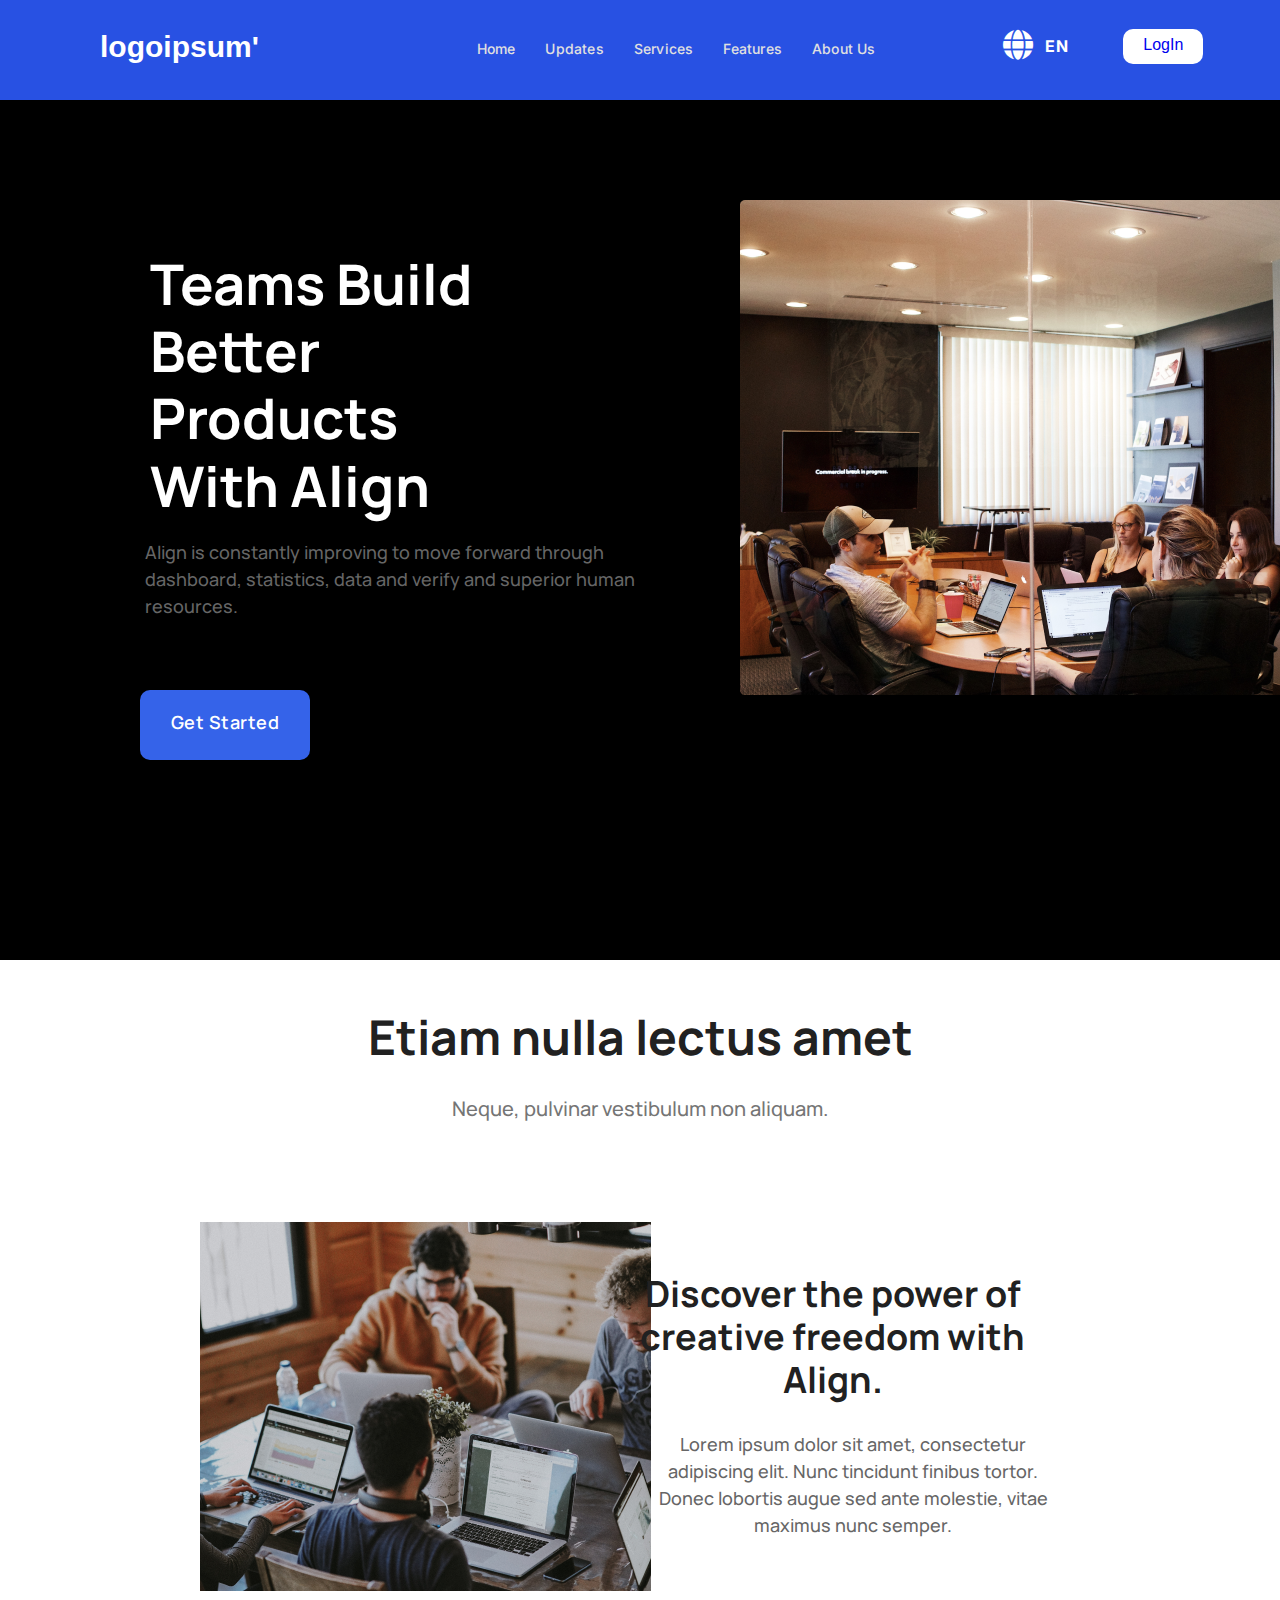
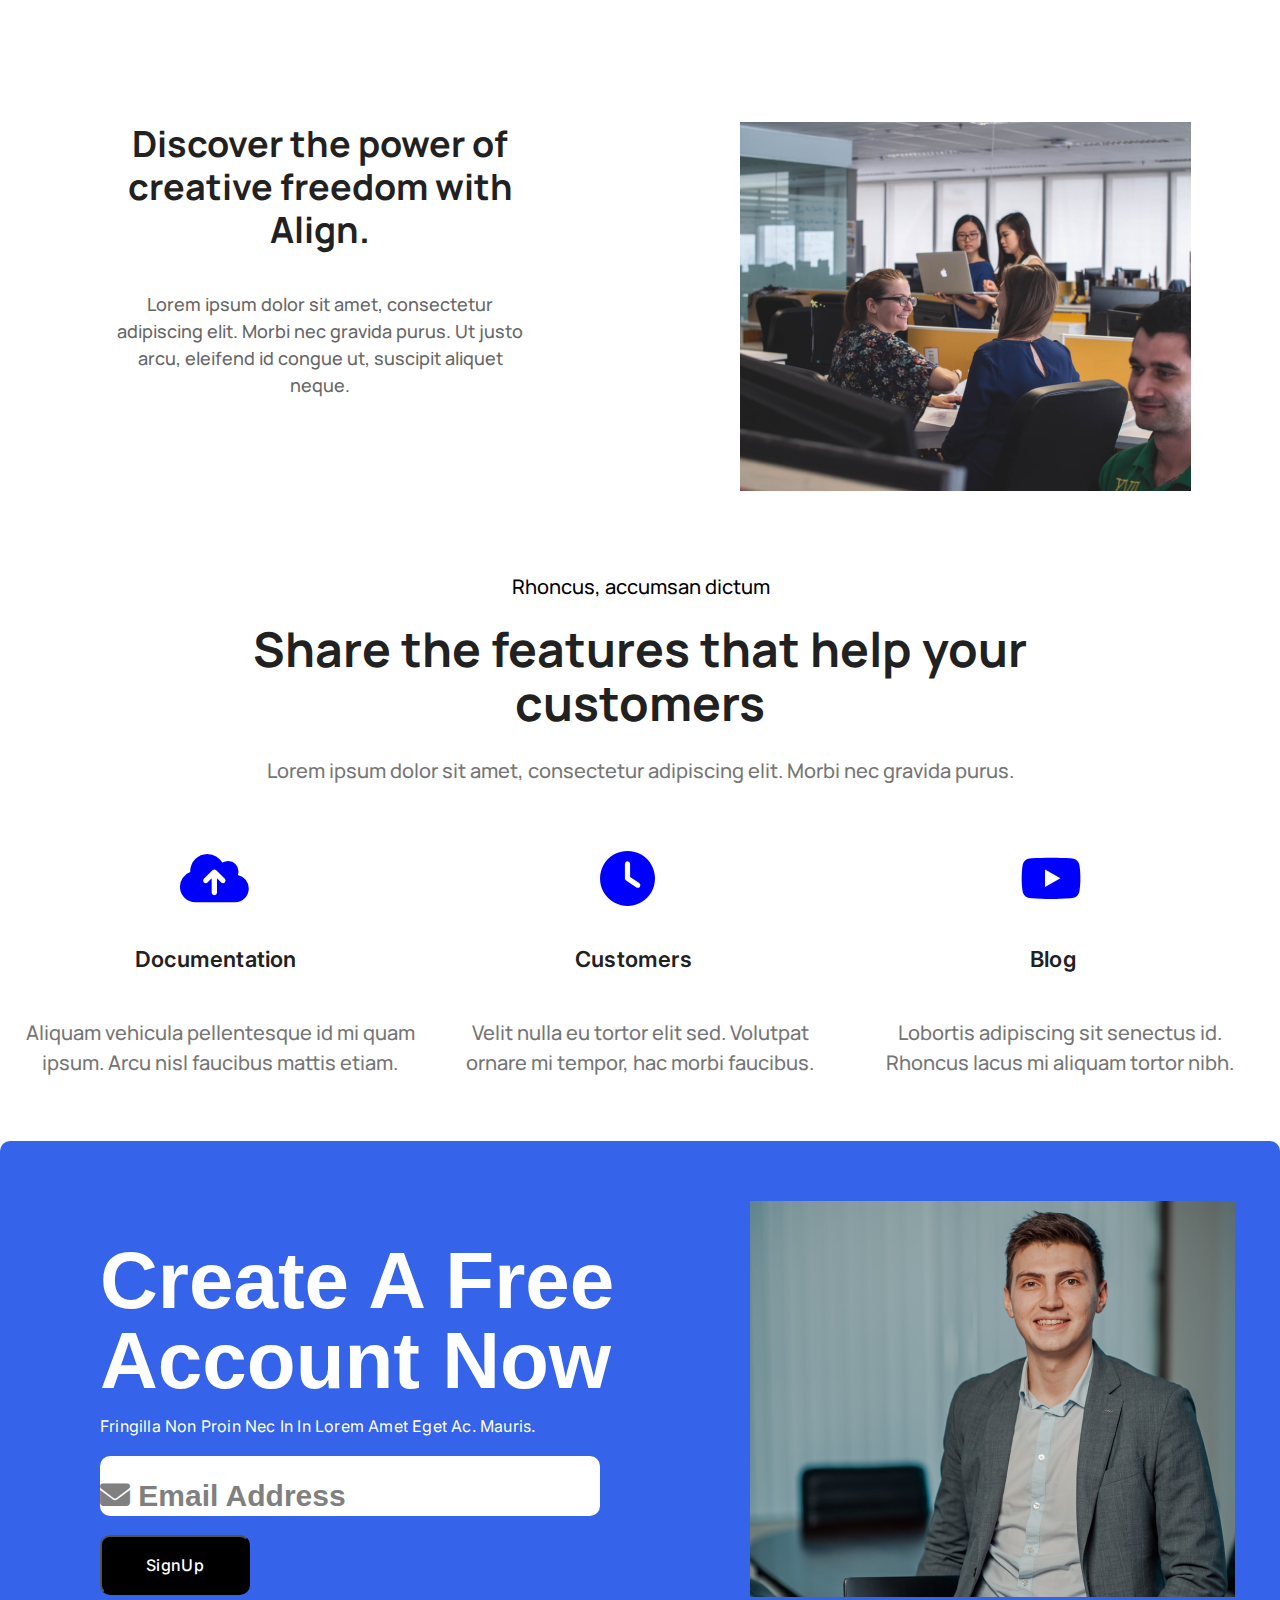
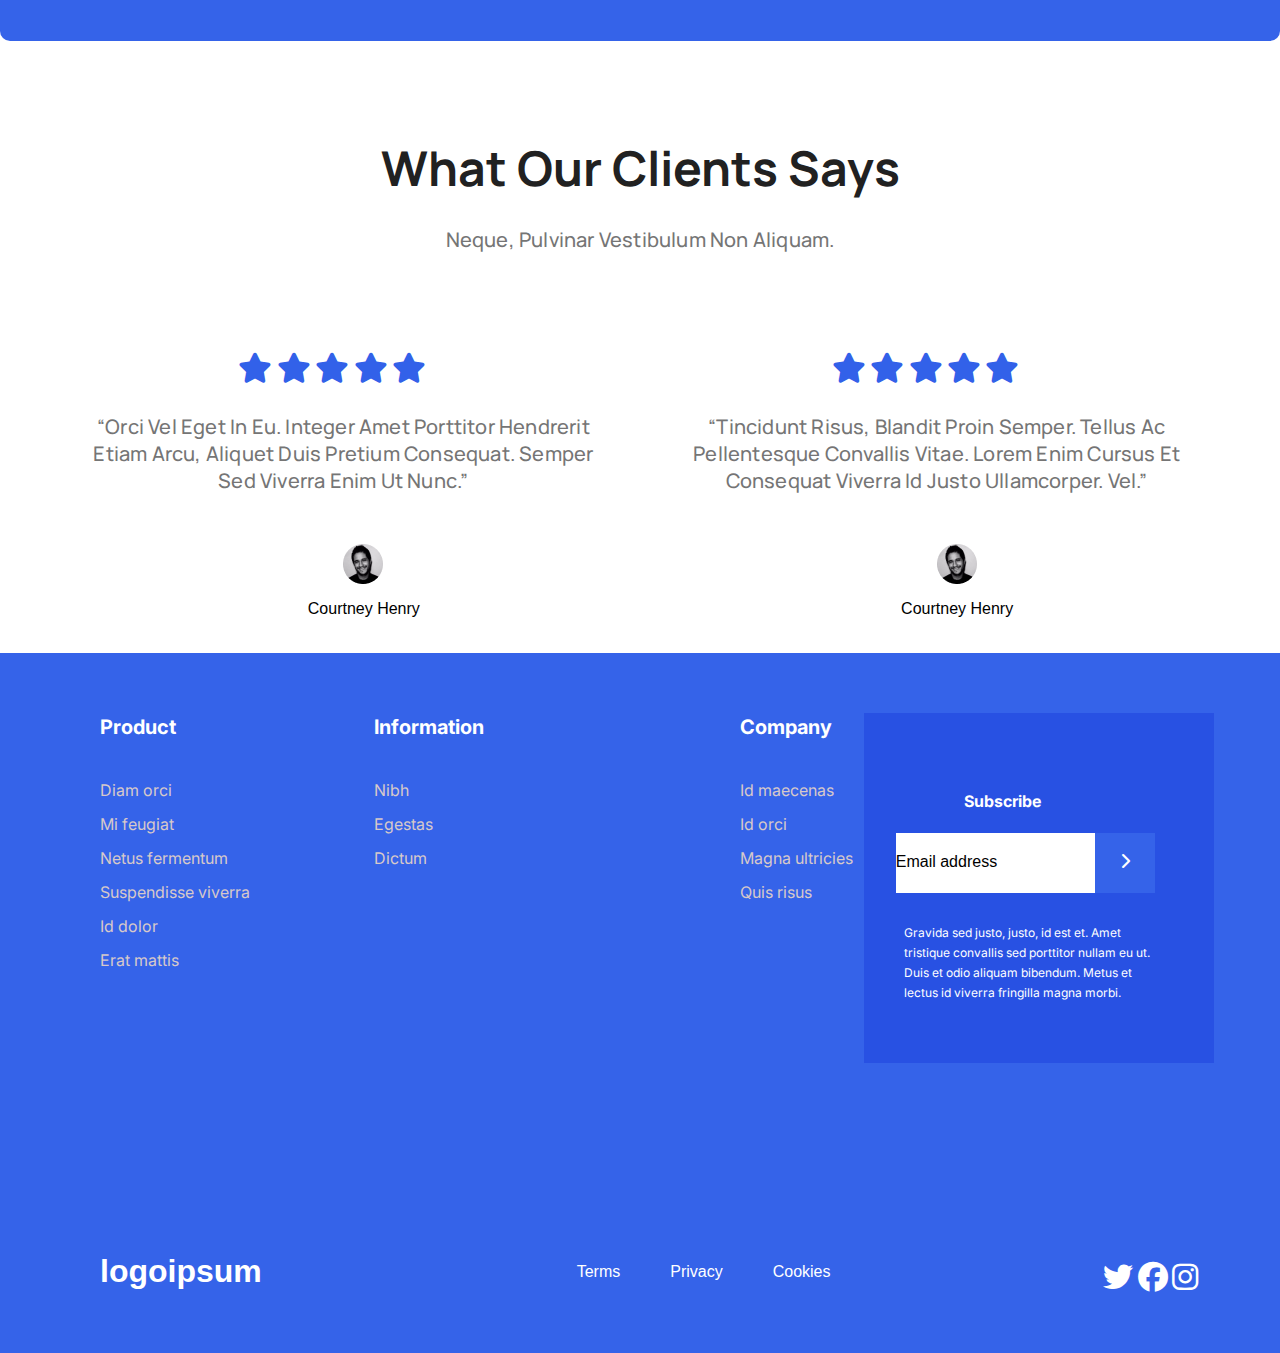
<file: дп. урок 2/index.html>
<!DOCTYPE html>
<html lang="en">

<head>
    <meta charset="UTF-8">
    <meta http-equiv="X-UA-Compatible" content="IE=edge">
    <meta name="viewport" content="width=device-width, initial-scale=1.0">
    <link rel="stylesheet" href="style.css">
    <link rel="stylesheet" href="https://cdnjs.cloudflare.com/ajax/libs/font-awesome/6.2.0/css/all.min.css">
    <title>Document</title>
</head>

<body>
    <div class="container">
        <nav>
            <div class="logo">
                <h1>logoipsum'</h1>
            </div>
            <div class="menu">
                <ul>
                    <li>Home</li>
                    <li>Updates</li>
                    <li>Services</li>
                    <li>Features</li>
                    <li>About Us</li>
                </ul>
            </div>
            <div class="brend">
                <i class="fas thin fa-globe"></i>
                <h1>En</h1>
                <a href="#">LogIn</a>
            </div>
        </nav>
        <header>
            <div class="left">
                <h1>Teams build
                    better products
                    with Align</h1>
                <p>Align is constantly improving to move forward through dashboard, statistics, data and verify and
                    superior human resources.
                </p>
                <a href="#">Get Started</a>
            </div>
            <div class="right">
                <img src="./img/Image (1).png" alt="error">
            </div>
        </header>
        <div class="header">
            <h1>Etiam nulla lectus amet </h1>
            <p>Neque, pulvinar vestibulum non aliquam.</p>
            <div class="top">
                <div class="left">
                    <img src="./img/Image (2).png" alt="error">
                </div>
                <div class="right">
                    <h1>
                        Discover the power of <br> creative freedom with <br> Align.


                    </h1>
                    <p>Lorem ipsum dolor sit amet, consectetur adipiscing elit. Nunc tincidunt finibus tortor. Donec
                        lobortis augue sed ante molestie, vitae maximus nunc semper.</p>
                </div>
            </div>
            <div class="down">
                <div class="left">
                    <h1>Discover the power of <br> creative freedom with <br> Align.
                    </h1>
                    <p>Lorem ipsum dolor sit amet, consectetur <br> adipiscing elit. Morbi nec gravida purus. Ut justo
                        <br> arcu, eleifend id congue ut, suscipit aliquet <br> neque.
                    </p>
                </div>
                <div class="right">
                    <img src="./img/Image (3).png" alt="error">
                </div>
            </div>
        </div>
        <div class="main">
            <span>Rhoncus, accumsan dictum</span>
            <h1>Share the features that help your <br> customers</h1>
            <p>Lorem ipsum dolor sit amet, consectetur adipiscing elit. Morbi nec gravida purus.</p>
            <div class="boxing">
                <div class="box">
                    <i class="fas regular fa-cloud-arrow-up"></i>
                    <h2>Documentation</h2>
                    <p>Aliquam vehicula pellentesque id mi quam ipsum. Arcu nisl faucibus mattis etiam.</p>
                </div>
                <div class="box">
                    <i class="fas regular fa-clock"></i>
                    <h2>Customers</h2>
                    <p>Velit nulla eu tortor elit sed. Volutpat ornare mi tempor, hac morbi faucibus. </p>
                </div>
                <div class="box">
                    <i class="fab brands fa-youtube"></i>
                    <h2>Blog</h2>
                    <p>Lobortis adipiscing sit senectus id. Rhoncus lacus mi aliquam tortor nibh.</p>
                </div>
            </div>
        </div>
        <div class="bro">
            <div class="left">
                <h1>Create a free account now</h1>
                <p>Fringilla non proin nec in in lorem amet eget ac. Mauris.</p>

                <span> <i class="fas thin fa-envelope"></i> Email Address</span>
                <button>SignUp</button>
            </div>
            <div class="right">
                <img src="./img/Image (5).png" alt="error">
            </div>
        </div>
        <footer>
            <h1>what our clients says</h1>
            <p>Neque, pulvinar vestibulum non aliquam.</p>
            <div class="boxing">
                <div class="box">
                    <i class="fas solid fa-star"></i>
                    <i class="fas solid fa-star"></i>
                    <i class="fas solid fa-star"></i>
                    <i class="fas solid fa-star"></i>
                    <i class="fas solid fa-star"></i>
                    <p>“Orci vel eget in eu. Integer amet porttitor hendrerit etiam arcu, aliquet duis pretium
                        consequat. Semper sed viverra enim ut nunc.”</p>
                    <img src="./img/Ellipse 2.png" alt="error">
                    <span>Courtney Henry</span>
                    <!-- <i class="fas solid fa-chevron-left"></i> -->
                </div>
                <div class="box">
                    <i class="fas solid fa-star"></i>
                    <i class="fas solid fa-star"></i>
                    <i class="fas solid fa-star"></i>
                    <i class="fas solid fa-star"></i>
                    <i class="fas solid fa-star"></i>
                    <p>“Tincidunt risus, blandit proin semper. Tellus ac pellentesque convallis vitae. Lorem enim cursus
                        et consequat viverra id justo ullamcorper. Vel.”</p>
                    <img src="./img/Ellipse 2.png" alt="error">
                    <span>Courtney Henry</span>

                </div>
            </div>
        </footer>
        <div class="end">
            <div class="left">
                <h1>Product</h1>
                <ul>
                    <li>Diam orci</li>
                    <li>Mi feugiat</li>
                    <li>Netus fermentum</li>
                    <li>Suspendisse viverra</li>
                    <li>Id dolor</li>
                    <li>Erat mattis</li>
                </ul>
            </div>
            <div class="center">
                <h1>Information</h1>
                <ul>
                    <li>Nibh</li>
                    <li>Egestas</li>
                    <li>Dictum</li>
                </ul>
            </div>
            <div class="start">
                <h1>Company</h2>
                    <ul>
                        <li>Id maecenas</li>
                        <li>Id orci</li>
                        <li>Magna ultricies</li>
                        <li>Quis risus</li>
                    </ul>
            </div>
            <div class="right">
                <div class="box">
                    <h1>Subscribe</h1>
                    <span>Email address </span>
                    <i class="fas solid fa-chevron-right"></i>
                    <p>Gravida sed justo, justo, id est et. Amet tristique convallis sed porttitor nullam eu ut. Duis et
                        odio aliquam bibendum. Metus et lectus id viverra fringilla magna morbi. </p>
                </div>
            </div>

        </div>
        <div class="kon">
            <div class="left">
                <h1>logoipsum</h1>
            </div>
            <div class="center">
                <ul>
                    <li>Terms</li>
                    <li>Privacy</li>
                    <li>Cookies</li>
                </ul>
            </div>
            <div class="right">
                <i class="fab brands fa-twitter"></i>
                <i class="fab brands fa-facebook"></i>
                <i class="fab brands fa-instagram"></i>
            </div>
        </div>














    </div>
</body>

</html>
</file>
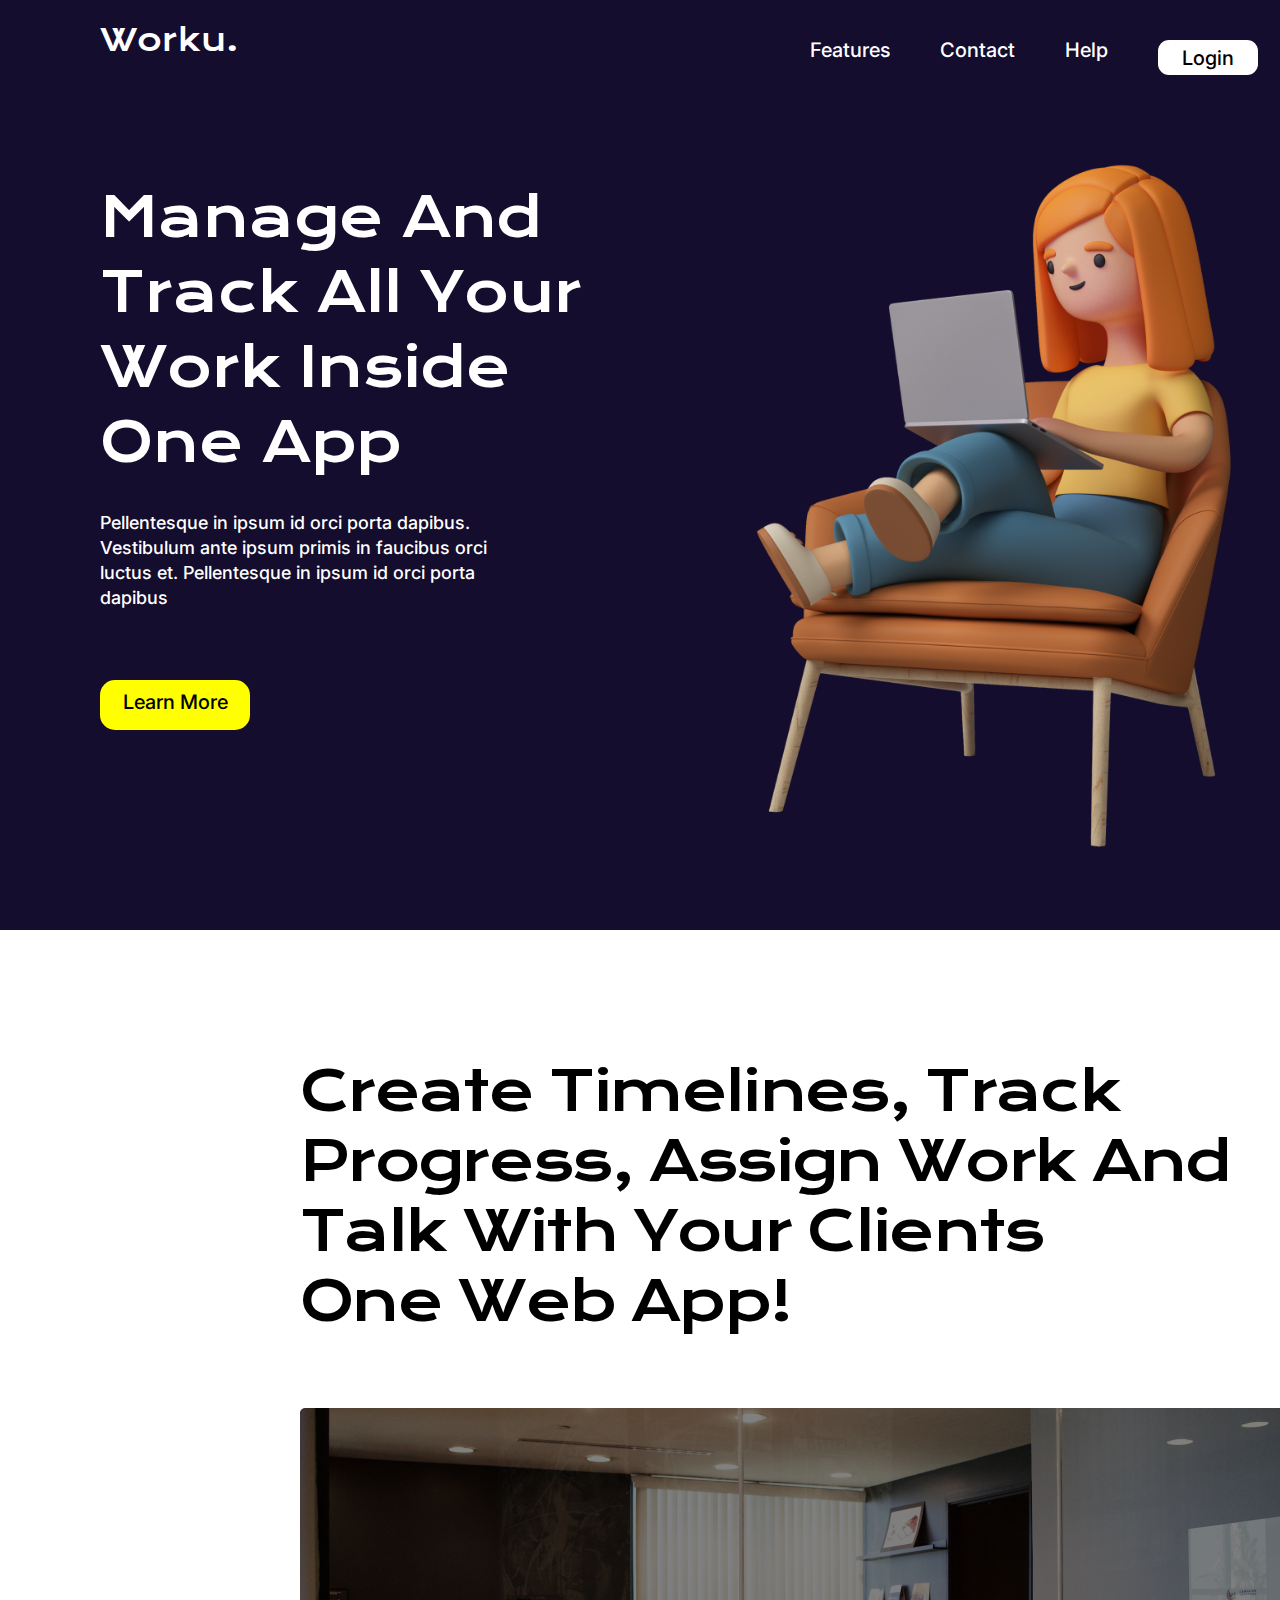
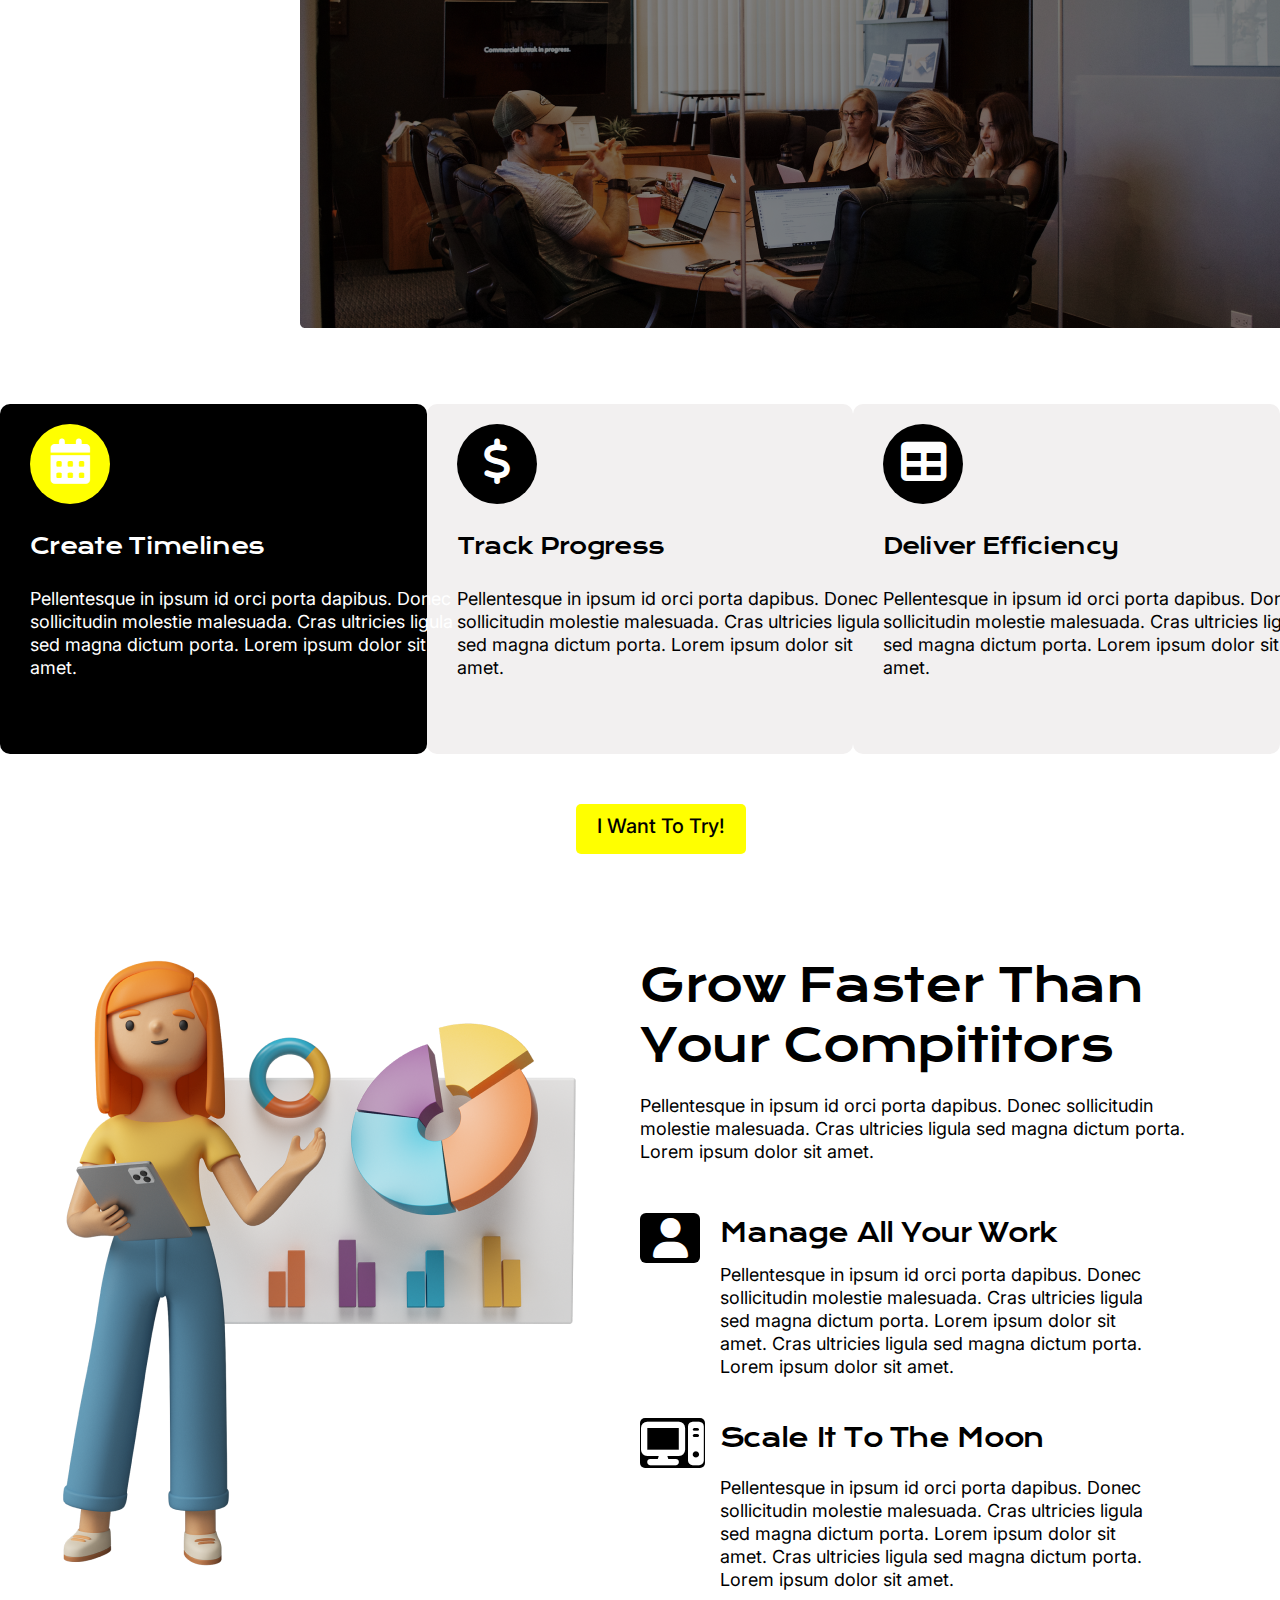
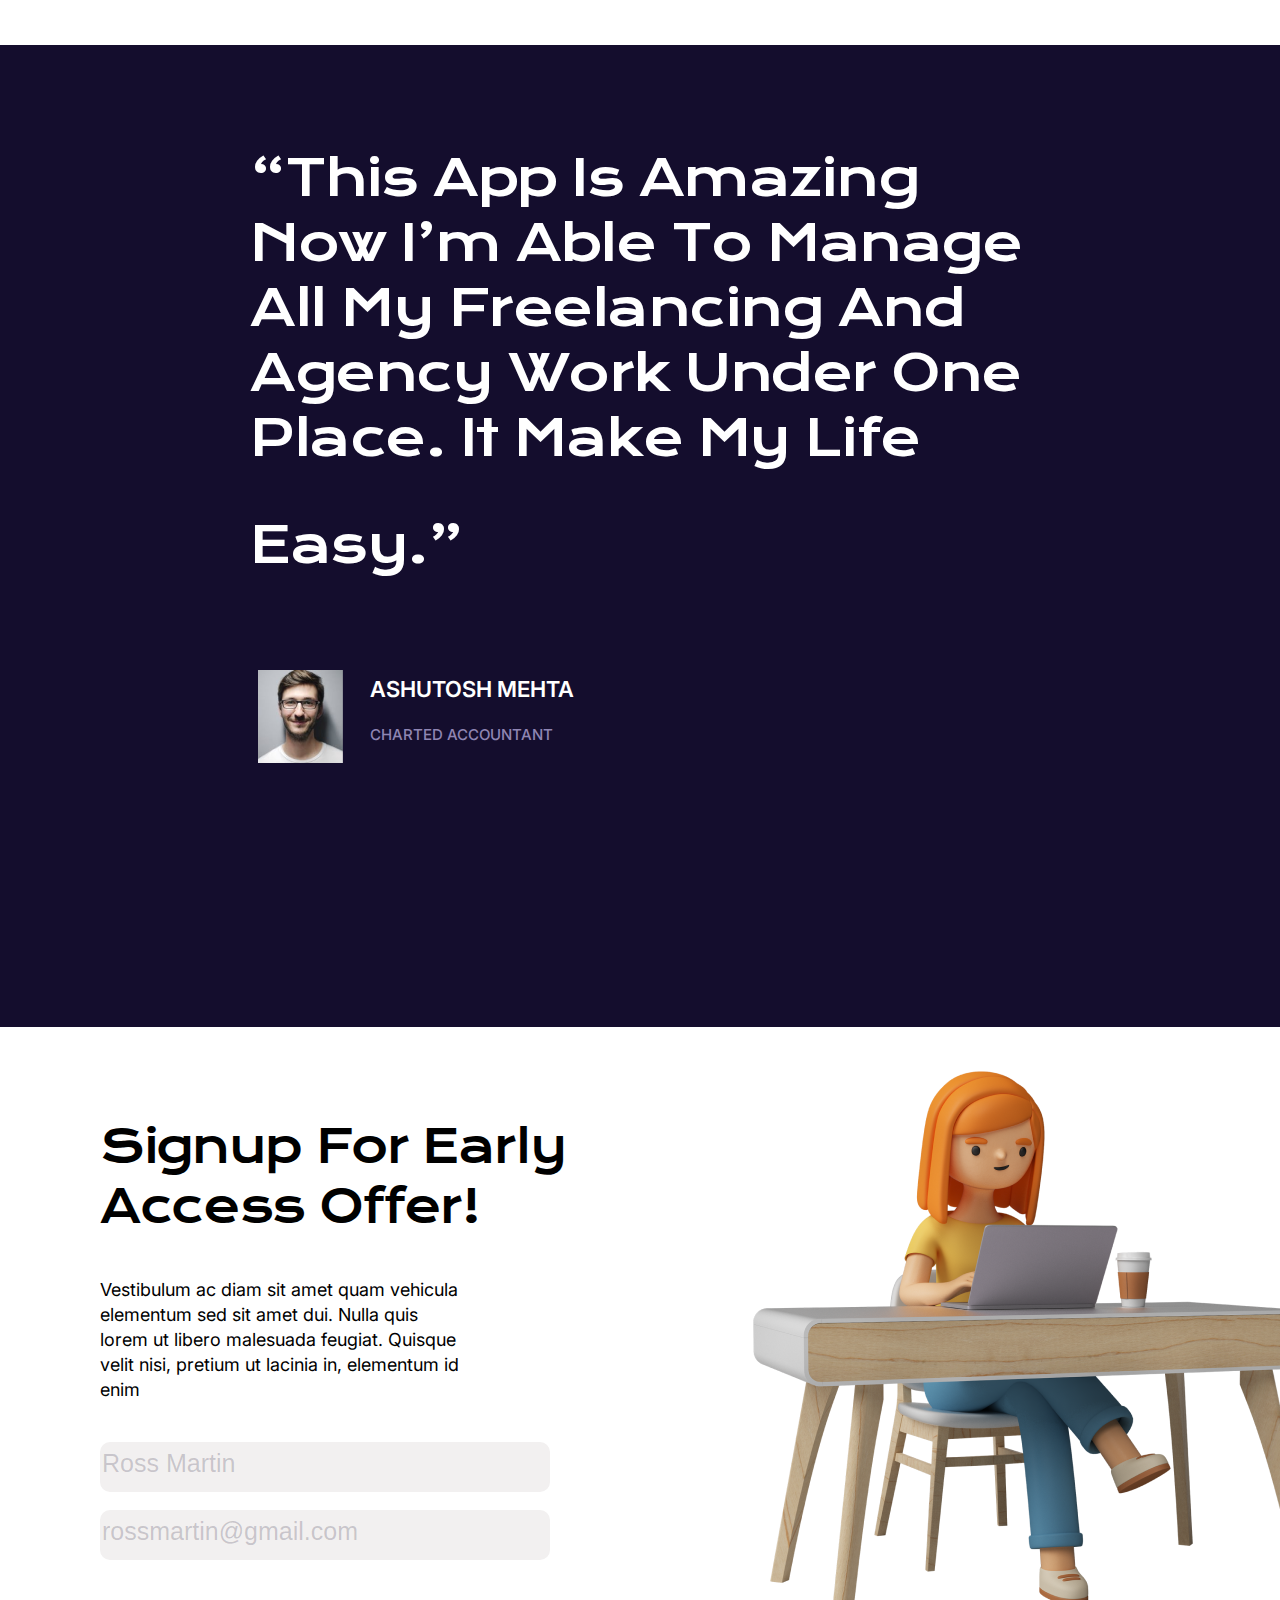
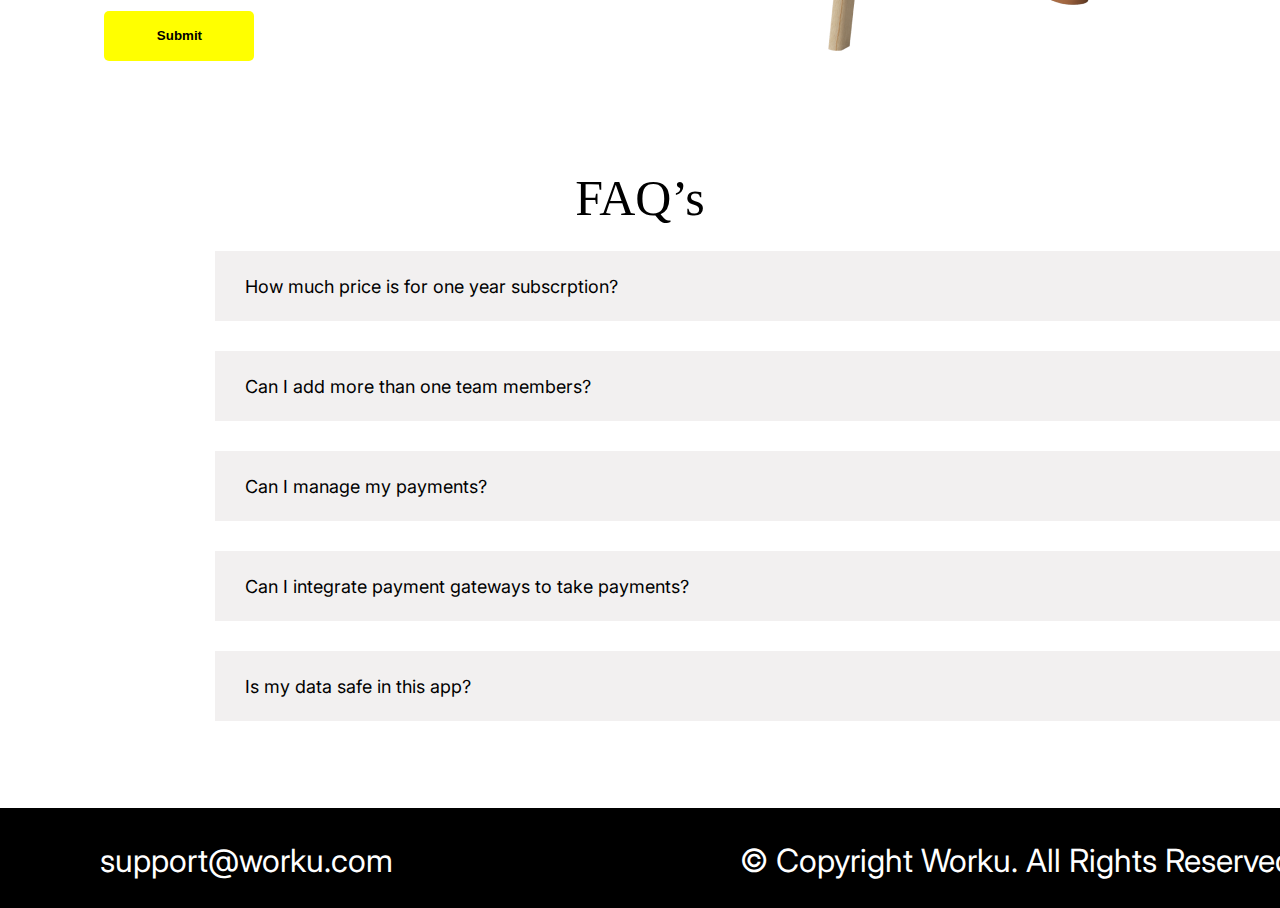
<file: дп. урок 1/1 дз/index.html>
<!DOCTYPE html>
<html lang="en">

<head>
    <meta charset="UTF-8">
    <meta http-equiv="X-UA-Compatible" content="IE=edge">
    <meta name="viewport" content="width=device-width, initial-scale=1.0">
    <link rel="stylesheet" href="style.css">
    <link rel="stylesheet" href="https://cdnjs.cloudflare.com/ajax/libs/font-awesome/6.2.0/css/all.min.css">
    <title>Document</title>
</head>

<body>
    <div class="container">
        <div class="row">
            <nav>
                <div class="logo">
                    <h1>worku.</h1>
                </div>
                <div class="menu">
                    <ul>
                        <li>Features</li>
                        <li>Contact</li>
                        <li>Help</li>
                        <li>Login</li>
                    </ul>
                </div>
            </nav>
            <header>
                <div class="left">
                    <h1>Manage and track all your Work Inside one app</h1>
                    <p>Pellentesque in ipsum id orci porta dapibus. Vestibulum ante ipsum primis in faucibus orci luctus
                        et. Pellentesque in ipsum id orci porta dapibus</p>
                    <a href="#">Learn More </a>
                </div>
                <div class="right">
                    <img src="./image/Hero Image.png" alt="error">
                </div>
            </header>



        </div>
        <br>
        <br>
        <br>
        <br>
        <br>
        <br>
        <br>
        <div class="main">
            <h1>Create timelines, Track <br> progress, assign work and <br> talk with your clients <br> one web app!
            </h1>
            <br>
            <br>
            <br>
            <br>
            <br>
            <img src="./image/Video Thumbnail.png" alt="error">
            <br>
            <br>
            <br>
            <br>
            <br>
            <div class="boxing">
                <div class="box">
                    <i class="fas solid fa-calendar-days"></i>
                    <h2>Create Timelines</h2>
                    <br>
                    <p>Pellentesque in ipsum id orci porta dapibus. Donec sollicitudin molestie malesuada. Cras
                        ultricies ligula sed magna dictum porta. Lorem ipsum dolor sit amet.</p>
                </div>
                <div class="box">
                    <i class="fas solid fa-dollar-sign"></i>
                    <h2>Track Progress</h2>
                    <br>
                    <p>Pellentesque in ipsum id orci porta dapibus. Donec sollicitudin molestie malesuada. Cras
                        ultricies ligula sed magna dictum porta. Lorem ipsum dolor sit amet.</p>
                </div>
                <div class="box">
                    <i class="fas solid fa-table"></i>
                    <h2>Deliver Efficiency</h2>
                    <br>
                    <p>Pellentesque in ipsum id orci porta dapibus. Donec sollicitudin molestie malesuada. Cras
                        ultricies ligula sed magna dictum porta. Lorem ipsum dolor sit amet.</p>
                </div>
            </div>
            <a href="#">I want to try!</a>
        </div>
        
        <div class="girl">
            <div class="left">
                <img src="./image/Whom we are for 1.png" alt="error">
            </div>
            <div class="right">
                <div class="one">
                    <h1>Grow faster than <br> your compititors</h1>
                    <br>
                    <p>Pellentesque in ipsum id orci porta dapibus. Donec sollicitudin <br> molestie malesuada. Cras
                        ultricies ligula sed magna dictum porta. <br> Lorem ipsum dolor sit amet. </p>

                </div>
                <div class="second">
                    <i class="fas solid fa-user"></i>
                    <h2>Manage all your work</h2>
                    <p>Pellentesque in ipsum id orci porta dapibus. Donec <br> sollicitudin molestie malesuada. Cras
                        ultricies ligula <br> sed magna dictum porta. Lorem ipsum dolor sit <br> amet. Cras ultricies
                        ligula sed magna dictum porta. <br> Lorem ipsum dolor sit amet.</p>
                </div>
                <div class="third">
                    <i class="fas duotone fa-computer"></i>
                    <h2>Scale it to the moon</h2> <br>
                    <p>Pellentesque in ipsum id orci porta dapibus. Donec <br> sollicitudin molestie malesuada. Cras
                        ultricies ligula <br> sed magna dictum porta. Lorem ipsum dolor sit <br> amet. Cras ultricies
                        ligula sed magna dictum porta. <br> Lorem ipsum dolor sit amet.</p>
                </div>
            </div>
        </div>
        <br>
        <br>
        <br>
        <div class="fourth">
            <h2>
                “This app is amazing Now i’m able to manage all my freelancing and agency work under one place. it make
                my life easy.”
                <img src="./image/Clients Image.png" alt="error">
                <h4>ASHUTOSH MEHTA</h4>
                <p>Charted Accountant</p>
            </h2>
        </div>
        <br><br>
        <br>
        <br>
        <br>
        <div class="fifth">
            <div class="left">
               <h1>Signup for early <br> access offer!</h1>
               <p>Vestibulum ac diam sit amet quam vehicula elementum sed sit amet dui. Nulla quis lorem ut libero malesuada feugiat. Quisque velit nisi, pretium ut lacinia in, elementum id enim</p>
               <span>Ross Martin</span>
               <br>
               <br>
               <span class="spo">rossmartin@gmail.com</span>
               <button>Submit</button>
            </div>
            <div class="right">
                <img src="./image/Image.png" alt="error">
            </div>
        </div>
        <div class="pul">
            <h1>
                FAQ’s
              
            </h1>
           <div class="sponser">
            <span>How much price is for one year subscrption? </span> <br>
            <span>Can I add more than one team members?</span><br>
            <span>Can I manage my payments?</span><br>
            <span>Can I integrate payment gateways to take payments?</span><br>
            <span>Is my data safe in this app?</span>
           </div>
            
        </div>
        <br>
        <br>
        <br>
        <br>
        <div class="tugadi">
            <div class="left">
                <h1>support@worku.com</h1>
            </div>
            <div class="right">
                <h1>© Copyright Worku. All Rights Reserved</h1>
            </div>
        </div>









    </div>
</body>

</html>
</file>
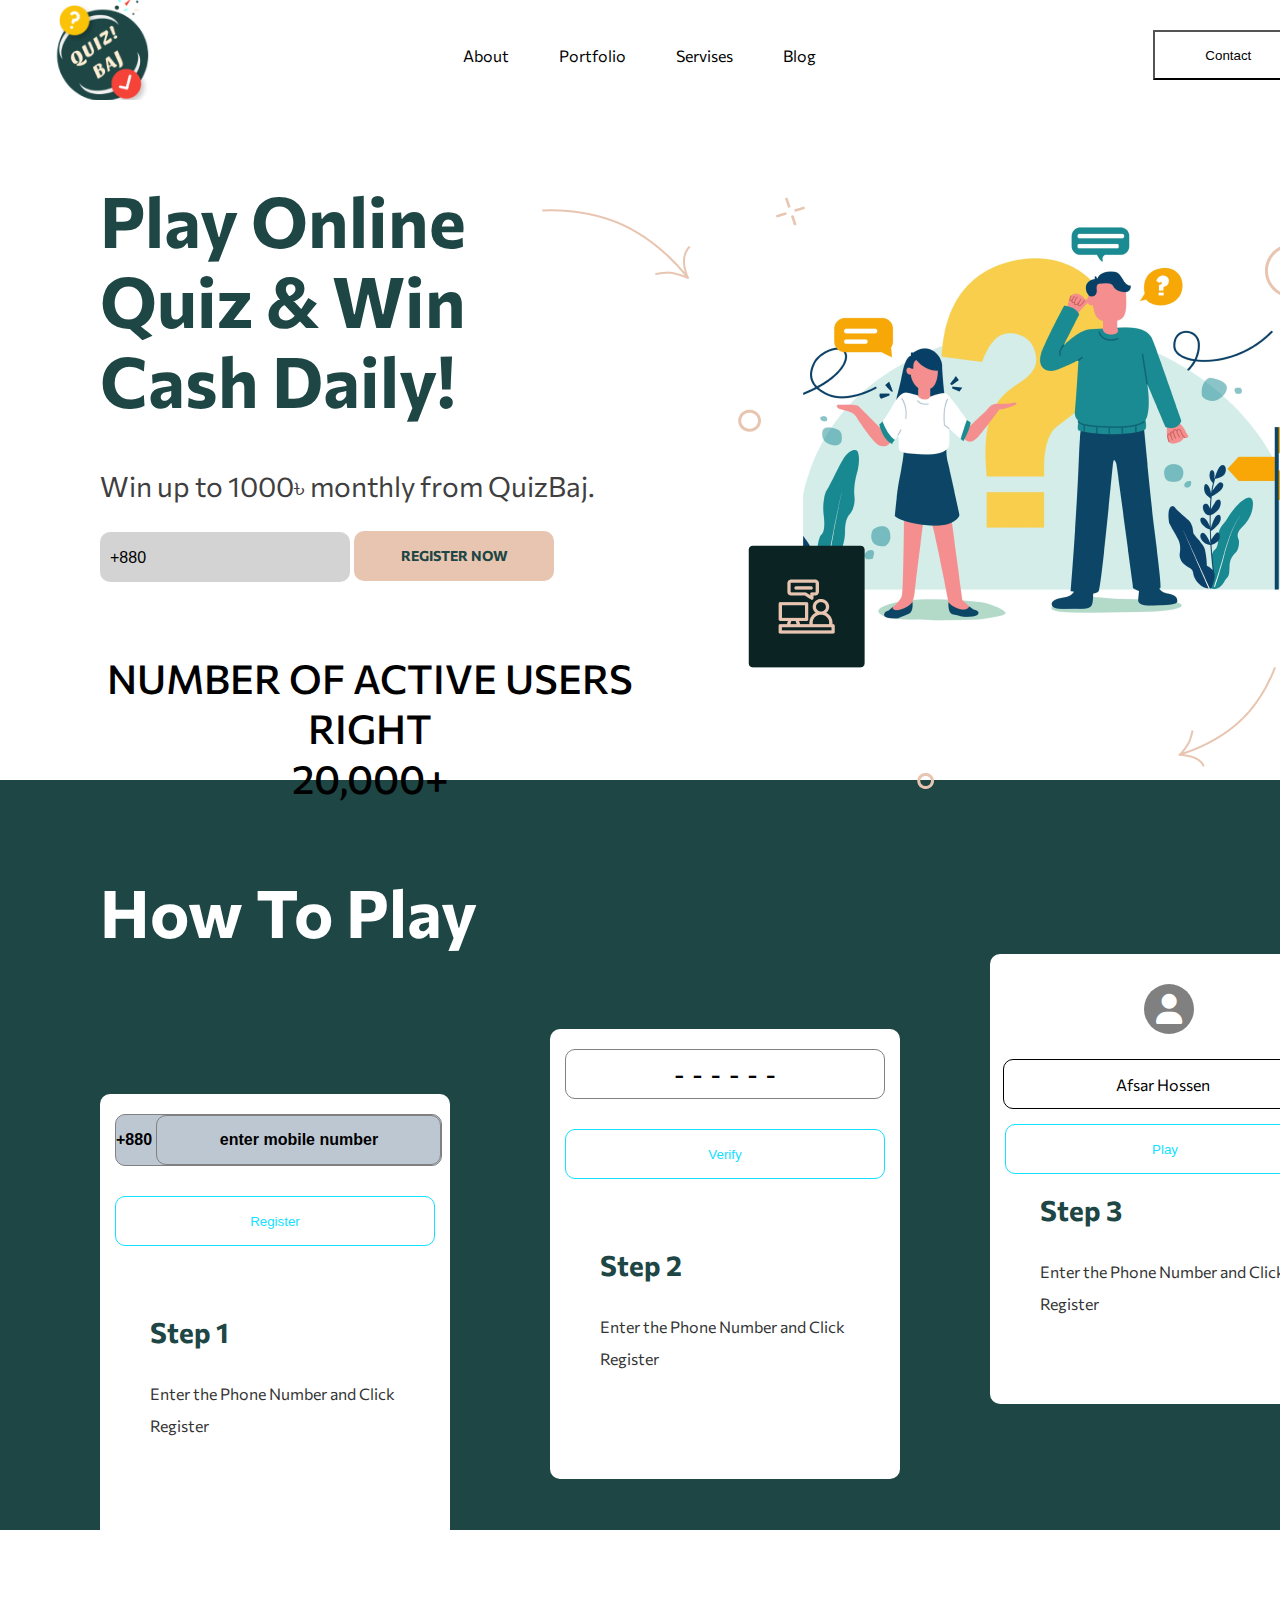
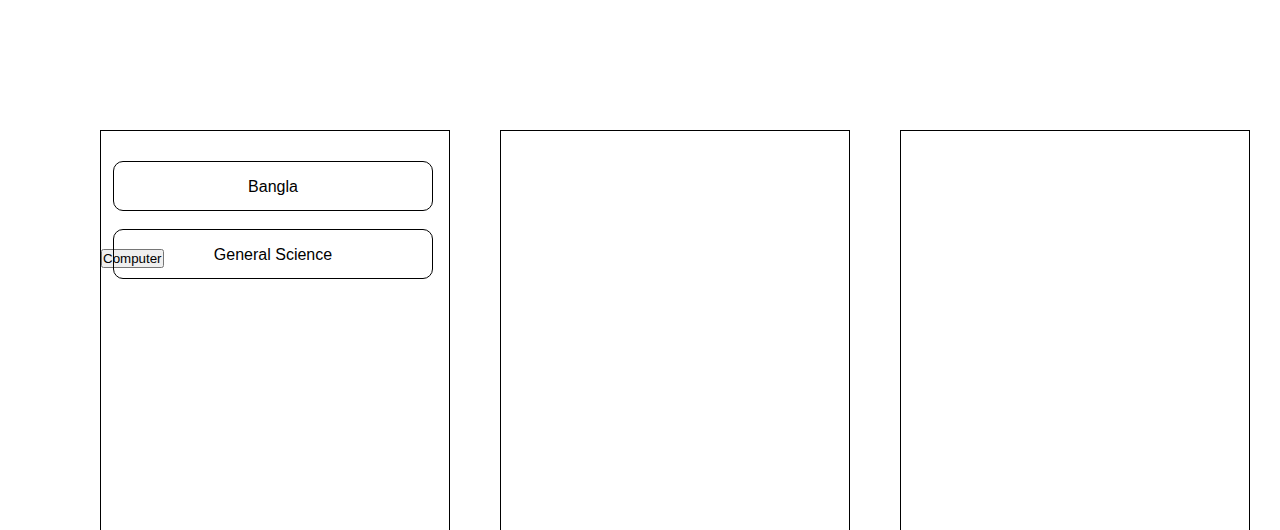
<file: дп. урок 3/1 дз/index.html>
<!DOCTYPE html>
<html lang="en">

<head>
    <meta charset="UTF-8">
    <meta http-equiv="X-UA-Compatible" content="IE=edge">
    <meta name="viewport" content="width=device-width, initial-scale=1.0">
    <link rel="stylesheet" href="style.css">
    <link rel="stylesheet" href="https://cdnjs.cloudflare.com/ajax/libs/font-awesome/6.2.0/css/all.min.css">
    <title>Document</title>
</head>

<body>
    <div class="container">
        <nav>
            <div class="brend">
                <img src="./img/Group 1 1.png" alt="error">
            </div>
            <div class="menu">
                <ul>
                    <li>About</li>
                    <li>Portfolio</li>
                    <li>Servises</li>
                    <li>Blog</li>
                </ul>
            </div>
            <div class="logo">
                <button>
                    Contact
                </button>
            </div>
        </nav>
        <header>
            <div class="left">
                <h1>Play Online <br> Quiz &
                    Win <br> Cash Daily!</h1>
                <p>Win up to 1000৳ monthly from QuizBaj.</p>
                <span>+880</span>
                <button>register now</button>
                <h2>
                    Number of Active Users Right <br>  20,000+
                </h2>
                
            </div>
            <div class="right">
                <img src="./img/Group 338.png" alt="error">
            </div>
        </header>
        <div class="header">
            <h1>How To Play</h1>
            <div class="boxing">
                <div class="box">
                    <h4>+880 <span> enter mobile number</span>  </h4>
                    <button>Register</button>
                    <h2>Step 1</h2>
                    <p>Enter the Phone Number and Click <br> Register</p>
                </div>
                <div class="box">
                    <span>- - - - - -</span>
                    <button>Verify</button>
                    <h2>Step 2</h2>
                    <p>Enter the Phone Number and Click <br> Register</p>
                </div>
                <div class="box">
                    <i class="fas thin fa-user"></i>
                    <!-- <i class="fab fab fa-facebook"></i> -->
                    <span>Afsar Hossen</span>
                    <button>Play</button>
                    <h2>Step 3</h2>
                    <p>Enter the Phone Number and Click <br> Register</p>
                </div>
            </div>
        </div>

        <div class="main">
            <div class="boxing">
                <div class="box">
                    <span> Bangla</span>
                    <br>
                    <br>
                    <span>
                        General Science
                    </span>
                    <button>
                        Computer
                    </button>
                </div>
                <div class="box"></div>
                <div class="box"></div>
            </div>
        </div>














    </div>
</body>

</html>
</file>
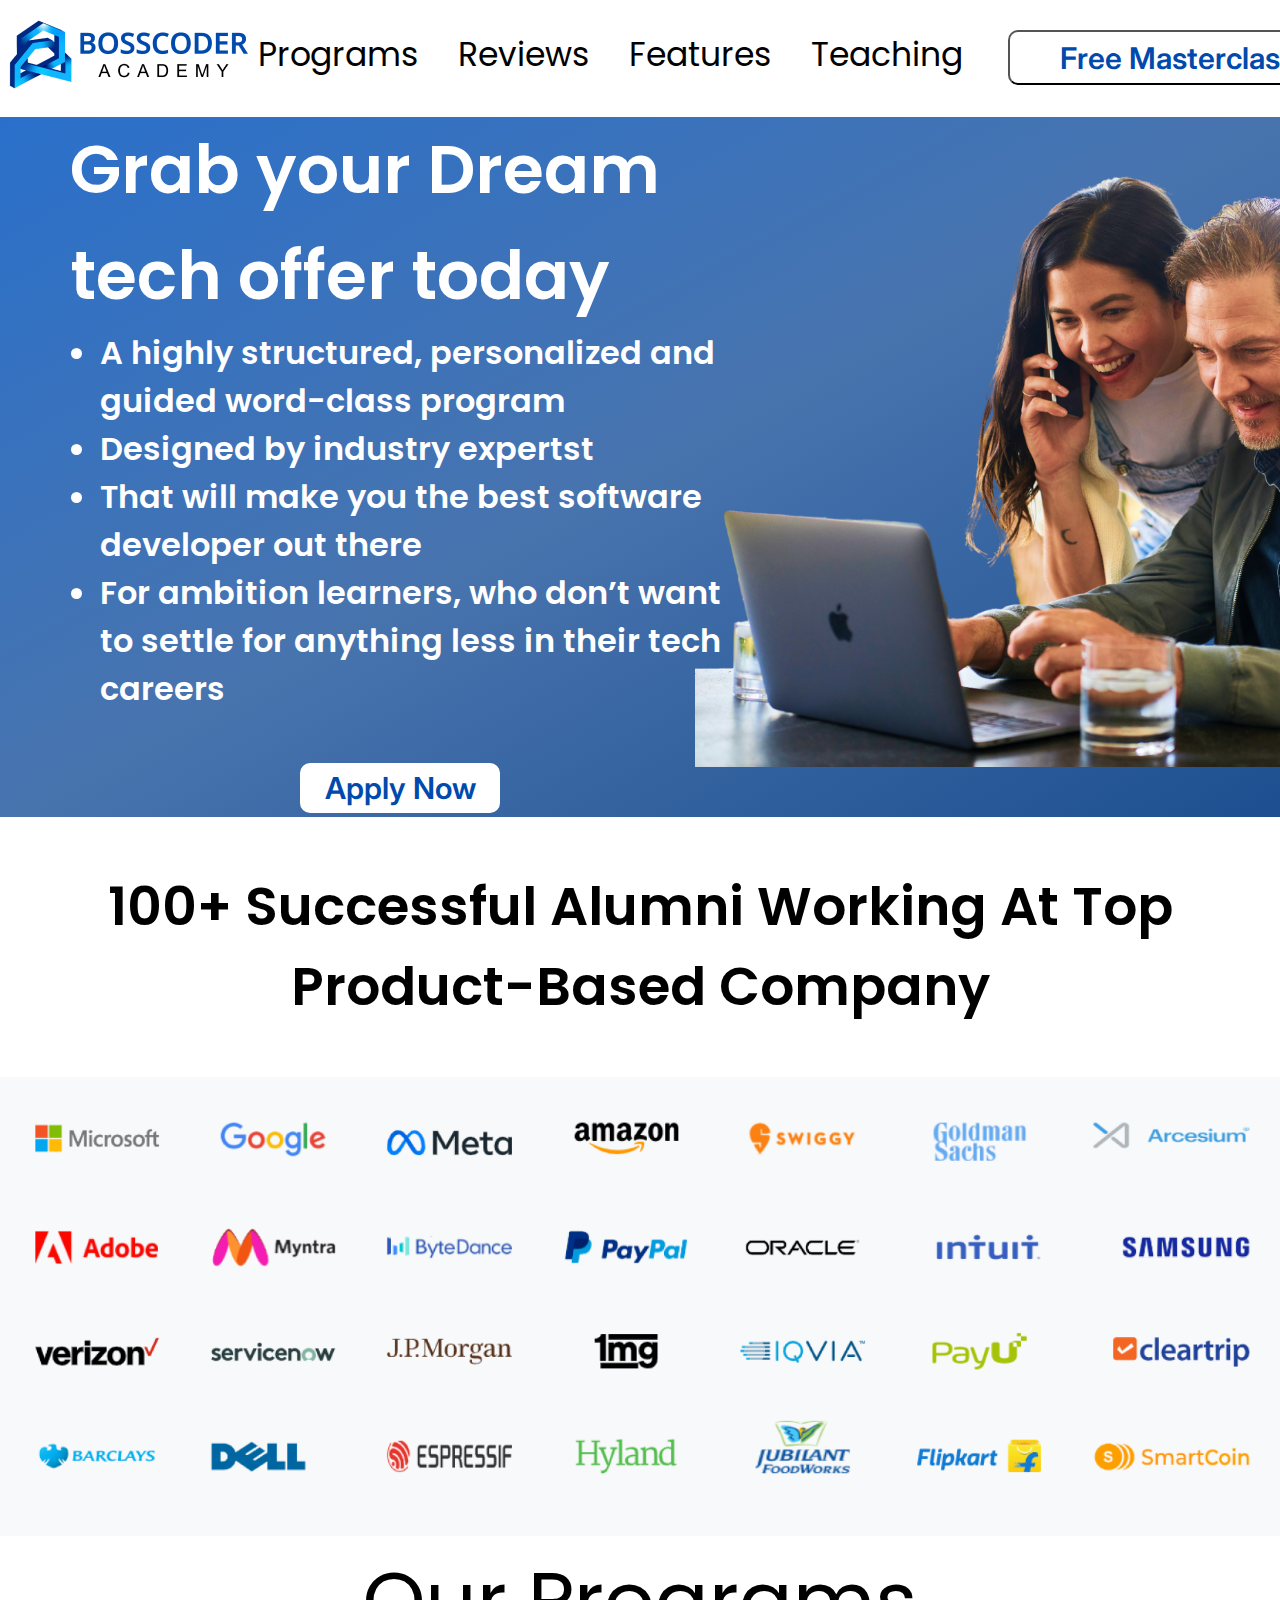
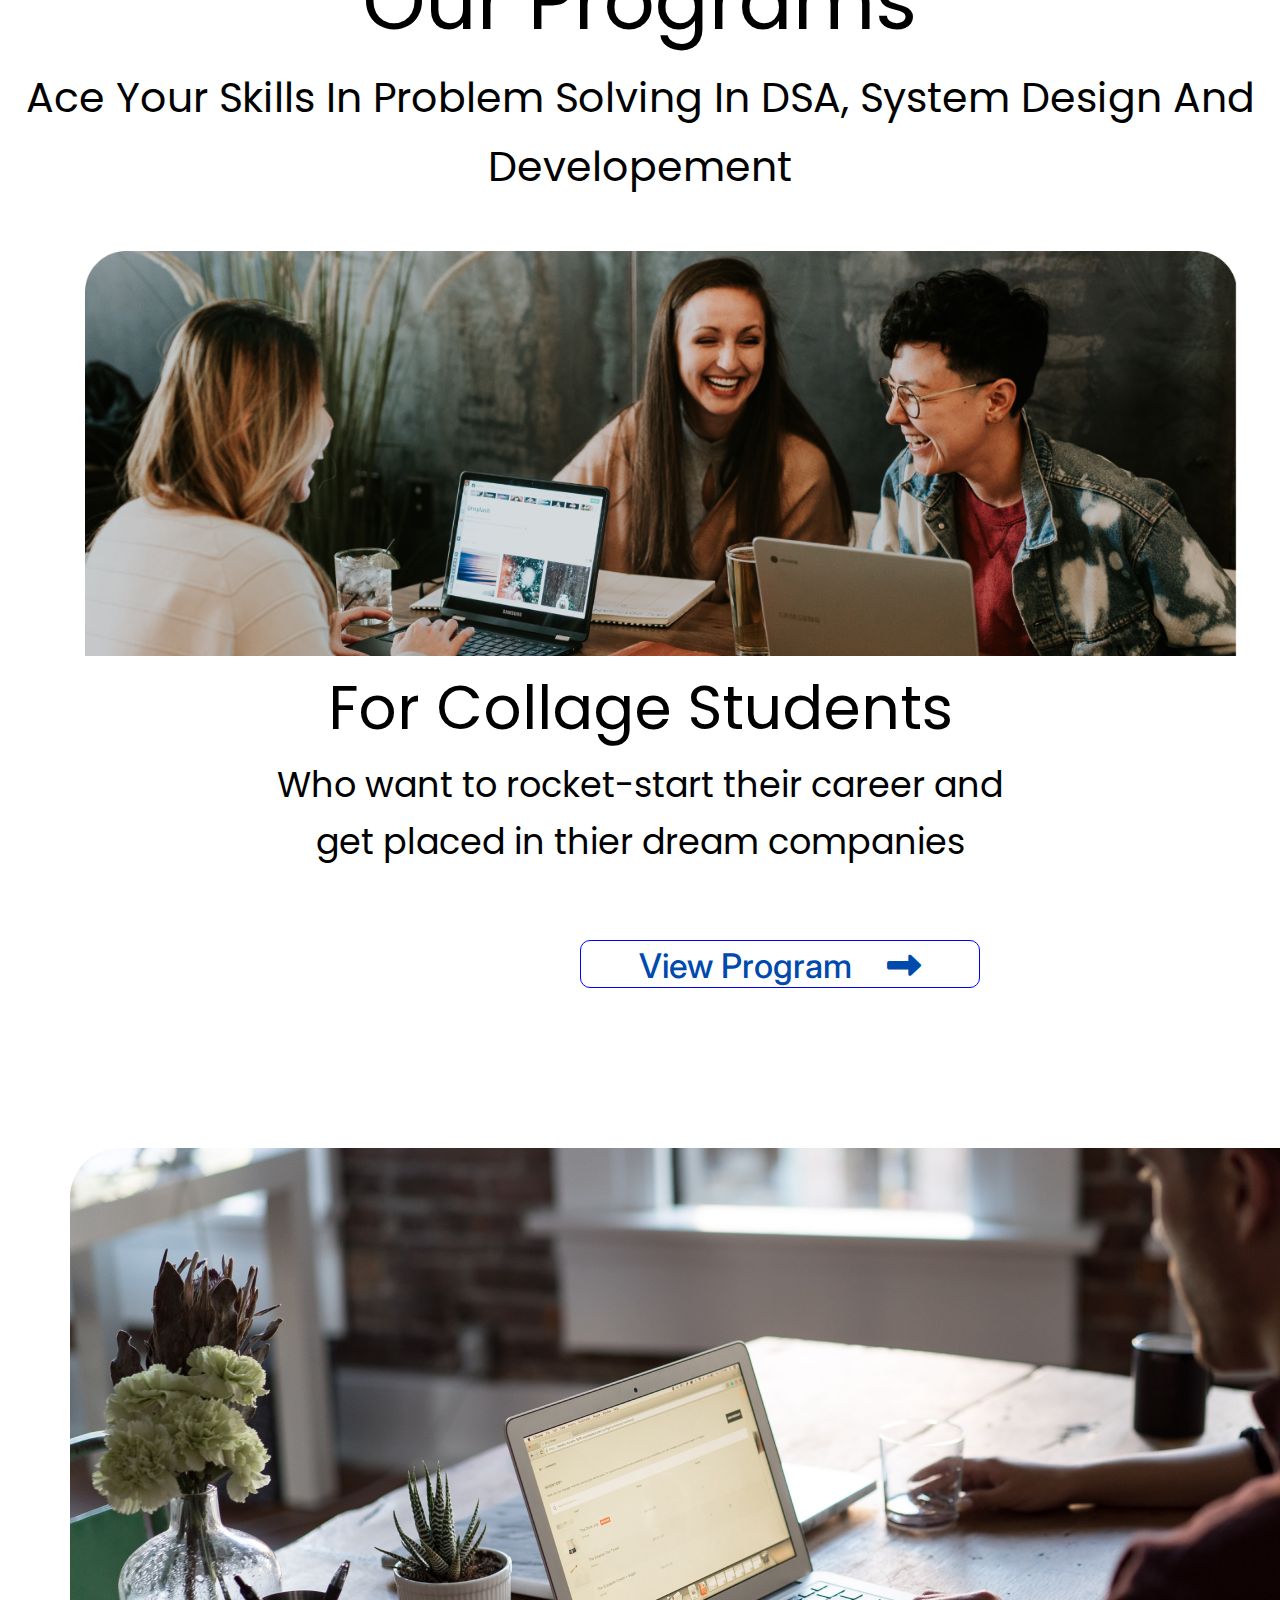
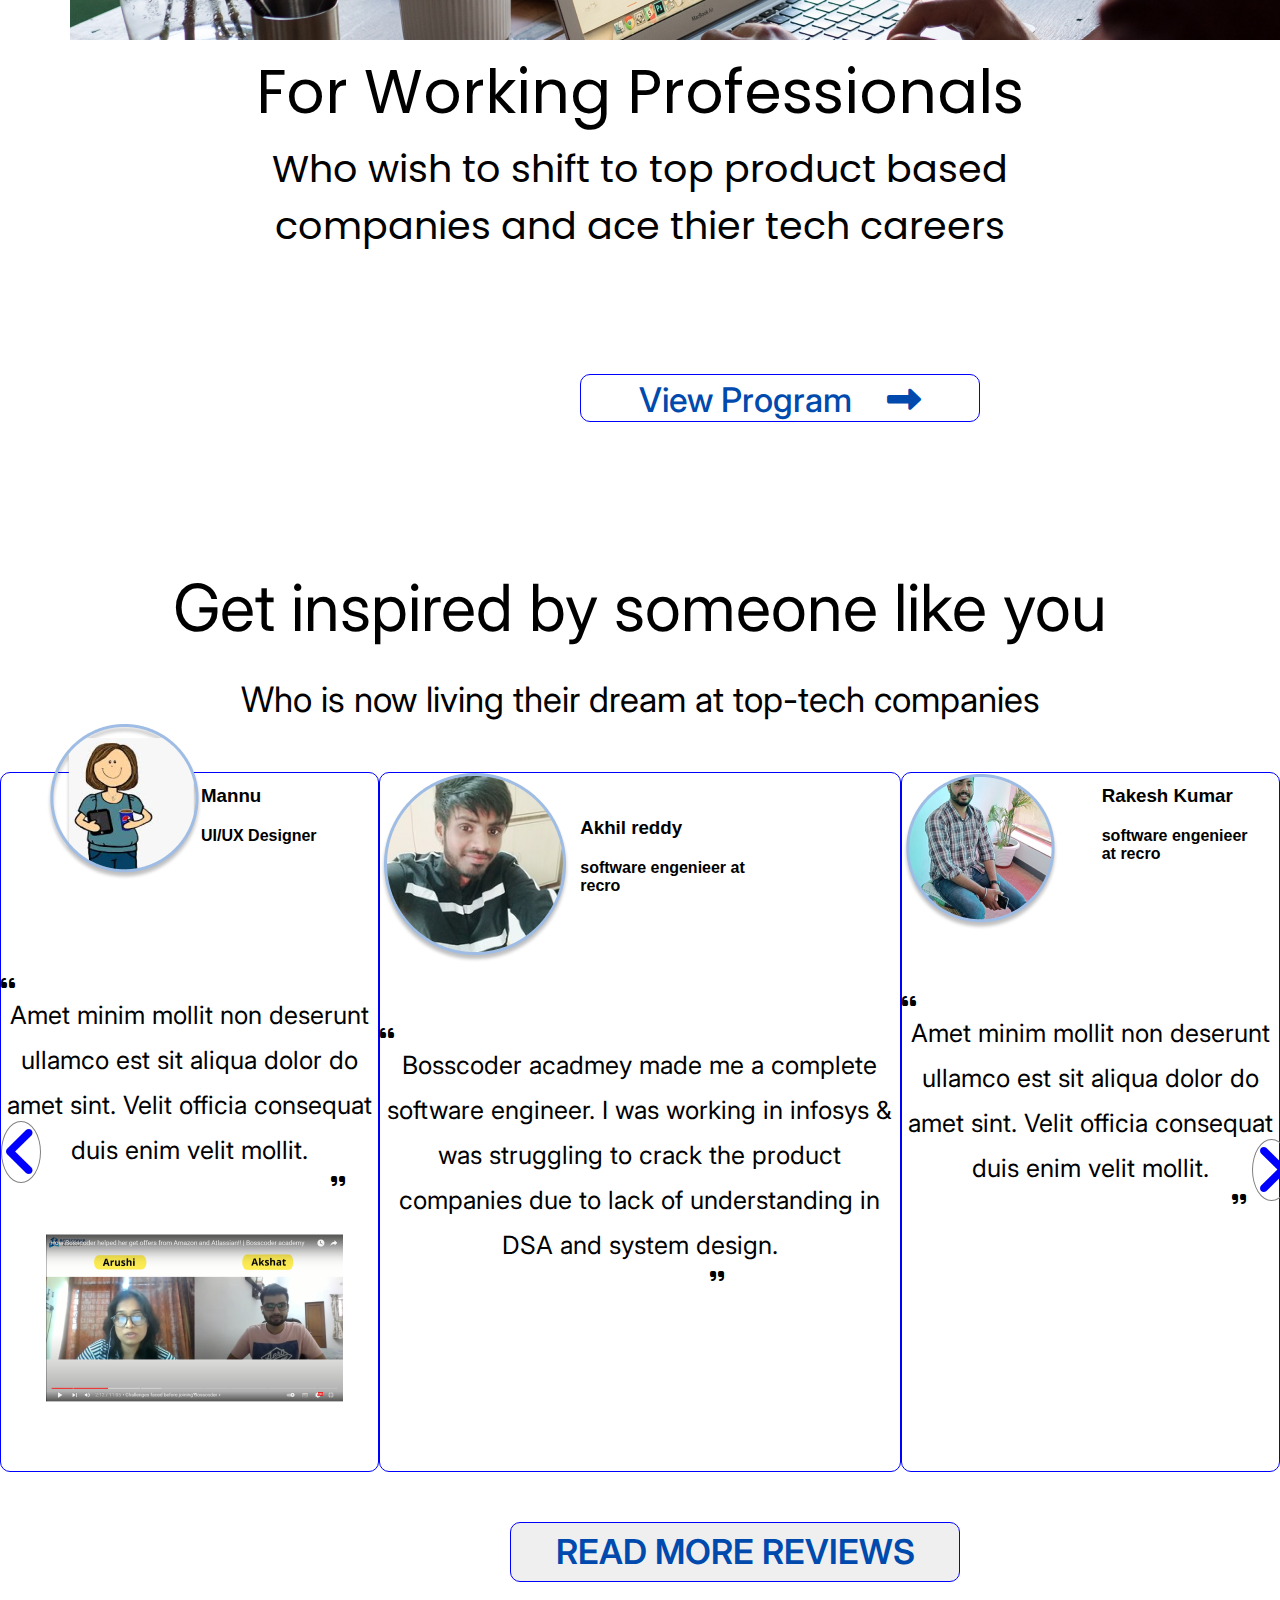
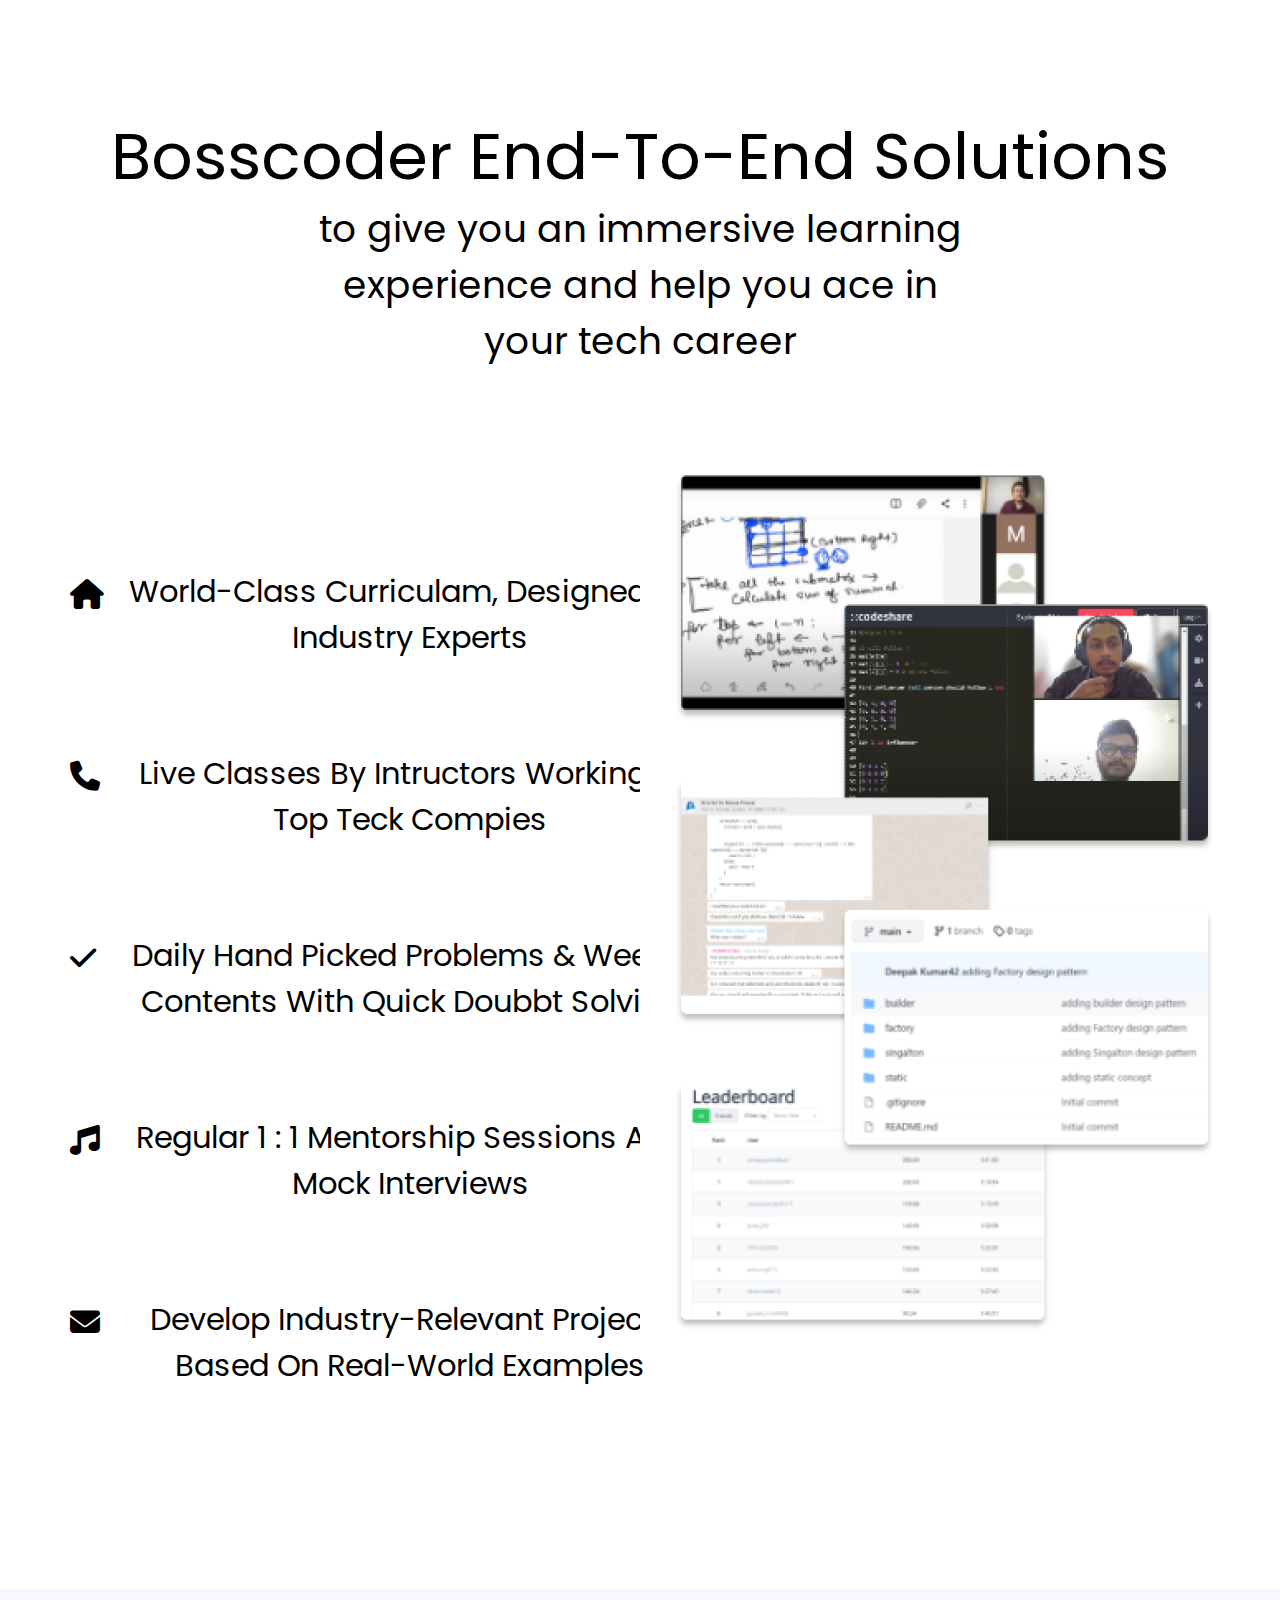
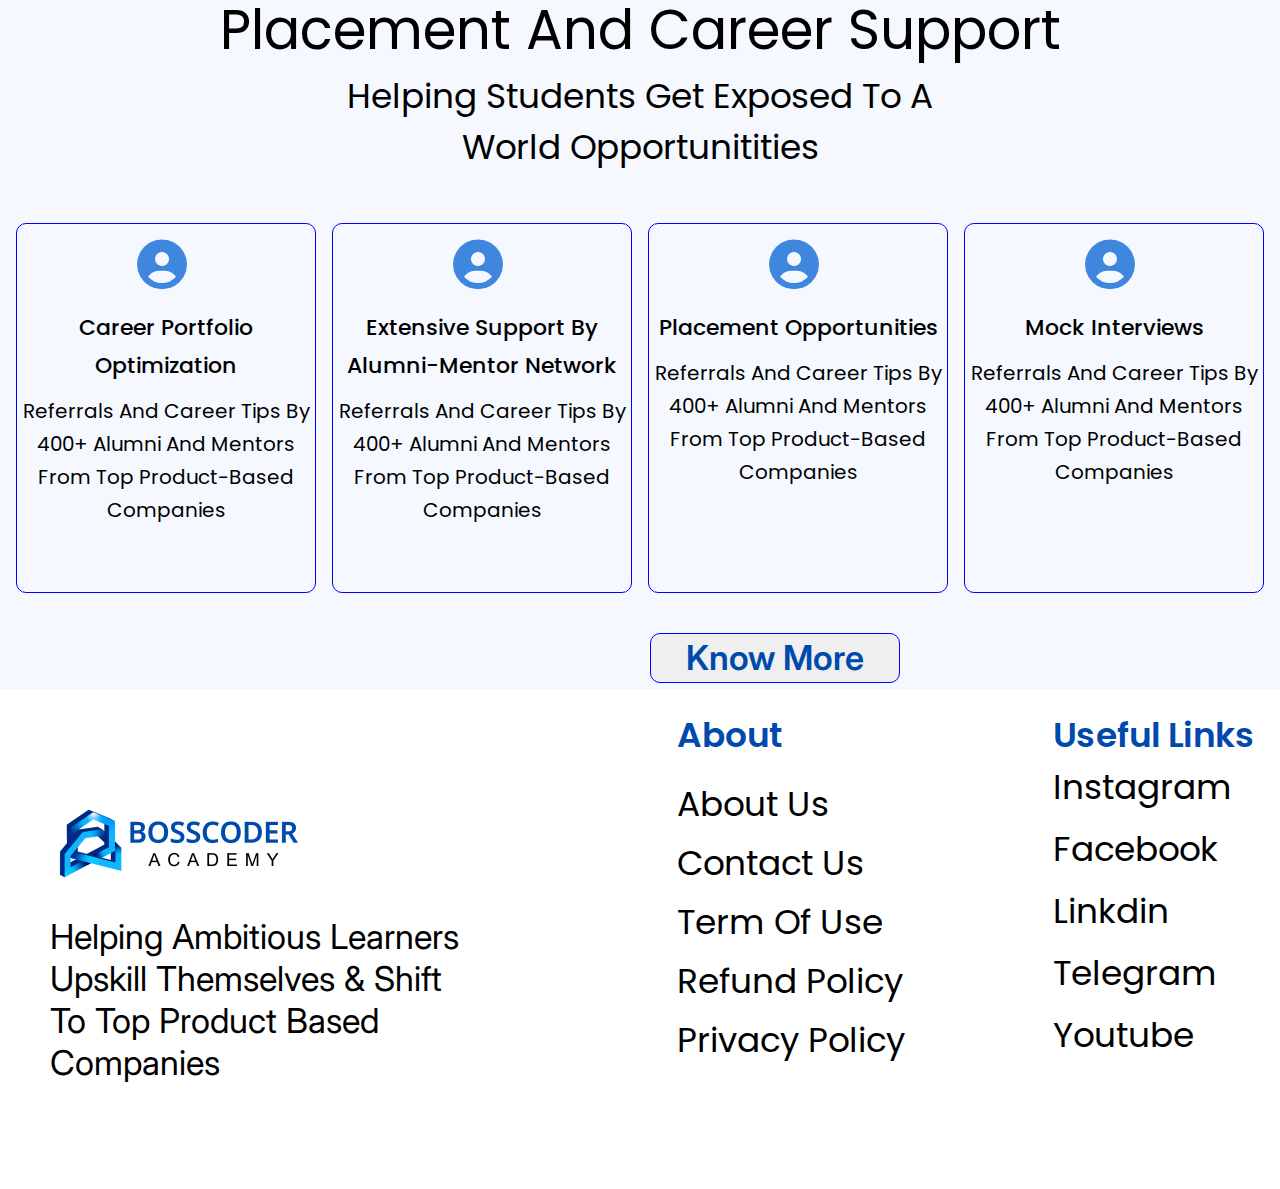
<file: дп. урок 4/hover/index.html>
<!DOCTYPE html>
<html lang="en">

<head>
    <meta charset="UTF-8">
    <meta http-equiv="X-UA-Compatible" content="IE=edge">
    <meta name="viewport" content="width=device-width, initial-scale=1.0">
    <link rel="stylesheet" href="style.css">
    <link rel="stylesheet" href="https://cdnjs.cloudflare.com/ajax/libs/font-awesome/6.2.0/css/all.min.css ">
    <title>Document</title>
</head>

<body>
    <div class="container">
        <nav>
            <div class="logo">
                <img src="./img/21024940-Media-article-1 1.png" alt="error">
            </div>
            <div class="menu">
                <ul>
                    <li>Programs</li>
                    <li>Reviews</li>
                    <li>Features</li>
                    <li>Teaching</li>
                </ul>
            </div>
            <div class="brend">
                <button>
                    Free masterclasses
                </button>
            </div>
        </nav>

        <header>
            <div class="left">
                <h1>Grab your Dream tech offer today</h1>
                <ul>
                    <li>A highly structured, personalized and guided word-class program</li>
                    <li>Designed by industry expertst</li>
                    <li>That will make you the best software developer out there</li>
                    <li>For ambition learners, who don’t want to settle for anything less in their tech careers</li>
                </ul>
                <a href="#">Apply now</a>
            </div>
            <div class="right">
                <img src="./img/docusign-xo3fdXgTJP8-unsplash-removebg (1) 1.png" alt="error">
            </div>

        </header>

        <div class="header">
            <h1>100+ Successful Alumni working at top product-Based company</h1>
            <img src="./img/Screenshot (21) 1.png" alt="error">
        </div>
        <div class="main">
            <h1>Our Programs</h1>
            <h2>Ace Your Skills In Problem Solving In DSA, System Design And Developement</h2>
            <div class="rasm">
                <img src="./img/Rectangle 7 (1).png" alt="error">
                <div class="fon">
                    <h2>For Collage Students</h2>
                    <p>Who want to rocket-start their career and get placed in thier dream companies</p>
                    <button>View program <i class="fas sharp fa-solid fa-right-long"></i></button>
                </div>
            </div>
        </div>
        <div class="name">
            <img src="./img/Rectangle 7 (2).png" alt="error">
            <h2>For Working Professionals</h2>
            <p>Who wish to shift to top product based companies and ace thier tech careers</p>
            <button>View program <i class="fas sharp fa-solid fa-right-long"></i></button>

        </div>
        <div class="kar">
            <h1>Get inspired by someone like you</h1>
            <p>Who is now living their dream at top-tech companies</p>
            <div class="boxing">
                <div class="box">
                    <img src="./img/Ellipse 8.png" alt="error">
                    <h3>Mannu</h3>
                    <h4>UI/UX Designer</h4>
                    <i class="fas regular fa-quote-left"></i>
                    <p>Amet minim mollit non deserunt ullamco est sit aliqua dolor do amet sint. Velit officia consequat
                        duis enim velit mollit.</p>
                    <div class="icon">
                        <i class="fas regular fa-quote-right"></i>
                    </div>
                    <div class="lepo">
                        <i class="fas solid fa-angle-left"></i>
                    </div>
                    <img src="./img/Rectangle 6.png" alt="error">
                </div>
                <div class="box">
                    <img src="./img/Ellipse 8 (1).png" alt="error">
                    <h3>Akhil reddy</h3>
                    <h4>software engenieer at <br> recro</h4>
                    <i class="fas regular fa-quote-left"></i>
                    <p>Bosscoder acadmey made me a complete software engineer.
                        I was working in infosys & was struggling to crack the product companies due to lack of
                        understanding in DSA and system design.

                    </p>
                    <div class="icon">
                        <i class="fas regular fa-quote-right"></i>
                    </div>
                </div>
                <div class="box">
                    <img src="./img/Ellipse 8 (2).png" alt="error">
                    <h3>Rakesh Kumar </h3>
                    <h4>software engenieer <br> at recro</h4>
                    <i class="fas regular fa-quote-left"></i>
                    <p>Amet minim mollit non deserunt ullamco est sit aliqua dolor do amet sint. Velit officia consequat
                        duis enim velit mollit.</p>
                    <div class="icon">
                        <i class="fas regular fa-quote-right"></i>
                    </div>
                    <div class="lepo">
                        <i class="fas solid fa-angle-right"></i>
                    </div>
                </div>
                <!-- </div>
           <div class="bol">
            <i class="fas thin fa-period"></i>
            <i class="fas thin fa-period"></i>
            <i class="fas thin fa-period"></i>
            <i class="fas thin fa-period"></i>
           </div> -->

            </div>
            <button>READ MORE REVIEWS</button>

        </div>


        <div class="bos">
            <h1>Bosscoder end-to-end solutions</h1>
            <p>to give you an immersive learning experience and help you ace in your tech career</p>
            <div class="fir">
                <div class="left">
                    <div class="iii">
                        <i class="fas solid fa-house"></i>
                        <p>World-class curriculam, designed by industry experts</p>
                        <i class="fas solid fa-phone"></i>
                        <p>live classes by intructors working in top teck compies</p>
                        <i class="fas solid fa-check"></i>
                        <p>daily hand picked problems & weekly contents with quick doubbt solving</p>
                        <i class="fas solid fa-music"></i>
                        <p>regular 1 : 1 Mentorship sessions and Mock interviews</p>
                        <i class="fas solid fa-envelope"></i>
                        <p>develop industry-relevant projects based on real-world examples</p>
                    </div>
                </div>
                <div class="right">
                    <img src="./img/Screenshot (24) 1.png" alt="error">
                </div>
            </div>
        </div>
        <footer>
          <div class="zog">
            <h1>placement and career support</h1>
            <p>helping students get exposed to a world opportunitities</p>
          </div>
            <div class="boxing">
                <div class="box">
                    <i class="fas solid fa-circle-user"></i>
                    <h2>career portfolio optimization</h2>
                    <p>
                        Referrals and Career Tips by 400+ Alumni and Mentors from top product-based companies</p>
                </div>
                <div class="box">
                    <i class="fas solid fa-circle-user"></i>
                    <h2>Extensive Support by Alumni-Mentor Network</h2>
                    <p>
                        Referrals and Career Tips by 400+ Alumni and Mentors from top product-based companies</p>
                </div>
                <div class="box">
                    <i class="fas solid fa-circle-user"></i>
                    <h2>placement opportunities</h2>
                    <p>
                        Referrals and Career Tips by 400+ Alumni and Mentors from top product-based companies</p>
                </div>
                <div class="box">
                    <i class="fas solid fa-circle-user"></i>
                    <h2>mock interviews</h2>
                    <p>
                        Referrals and Career Tips by 400+ Alumni and Mentors from top product-based companies</p>
                </div>
            </div>
            <button>
                know more
            </button>
        </footer>
        <div class="end">
            <div class="left">
                <img src="./img/21024940-Media-article-1 1.png" alt="error">
                <p>Helping ambitious learners upskill themselves & shift to top product based companies</p>
            </div>
            <div class="center">
                <h1>About</h1>
                <p>about us</p>
                <p>contact us</p>
                <p>term of use</p>
                <p>refund policy</p>
                <p>privacy policy</p>
            </div>
            <div class="right">
                <h1>useful links</h1>
                <p>instagram</p>
                <p>facebook</p>
                <p>linkdin</p>
                <p>telegram</p>
                <p>youtube</p>
            </div>
        </div>
















    </div>

</body>

</html>
</file>
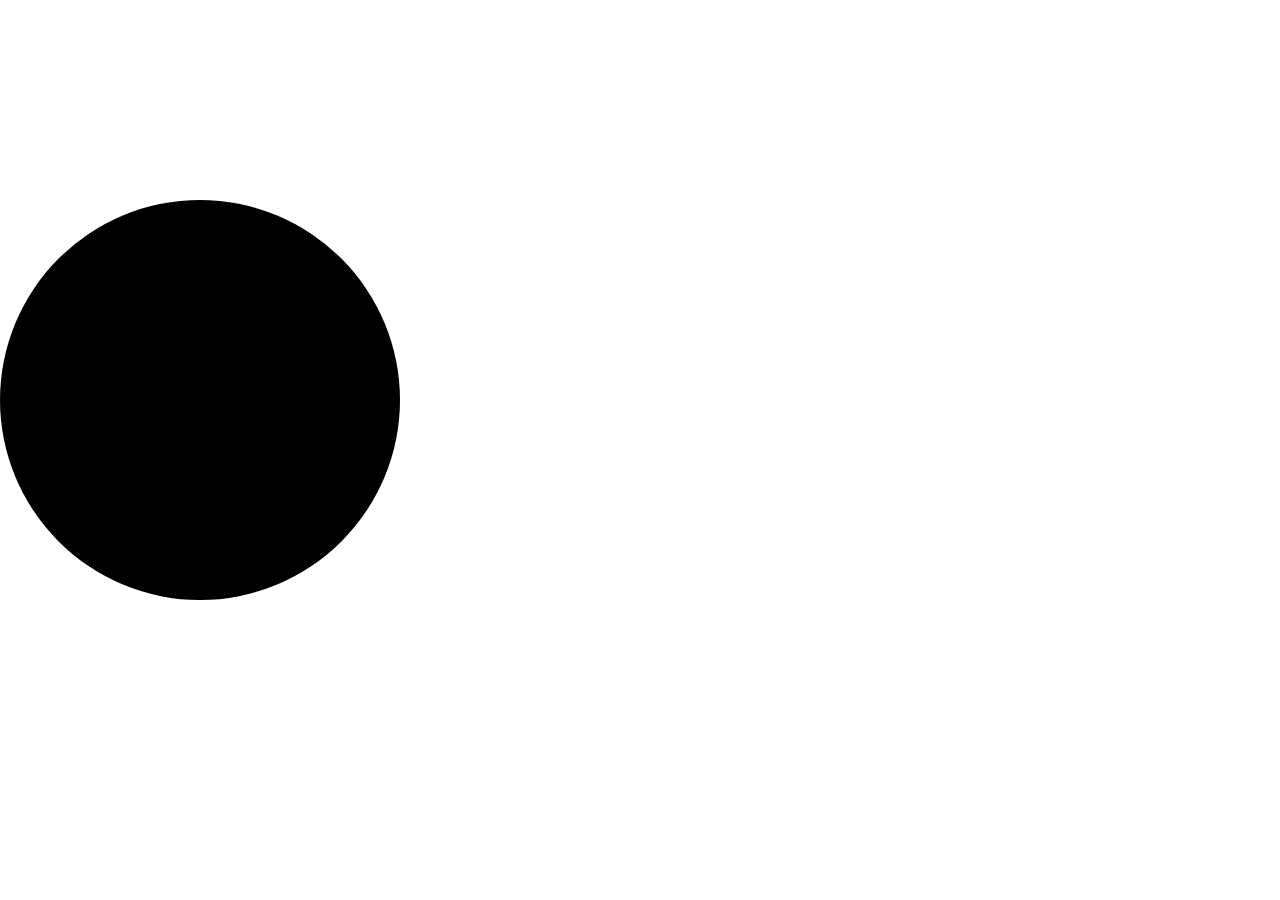
<file: дп. урок 5/2 дз/index.html>
<!DOCTYPE html>
<html lang="en">
<head>
    <meta charset="UTF-8">
    <meta http-equiv="X-UA-Compatible" content="IE=edge">
    <meta name="viewport" content="width=device-width, initial-scale=1.0">
    <link rel="stylesheet" href="style.css">
    <title>Document</title>
</head>
<body>
    <div class="container">
        <div class="box"></div>
    </div>
</body>
</html>
</file>
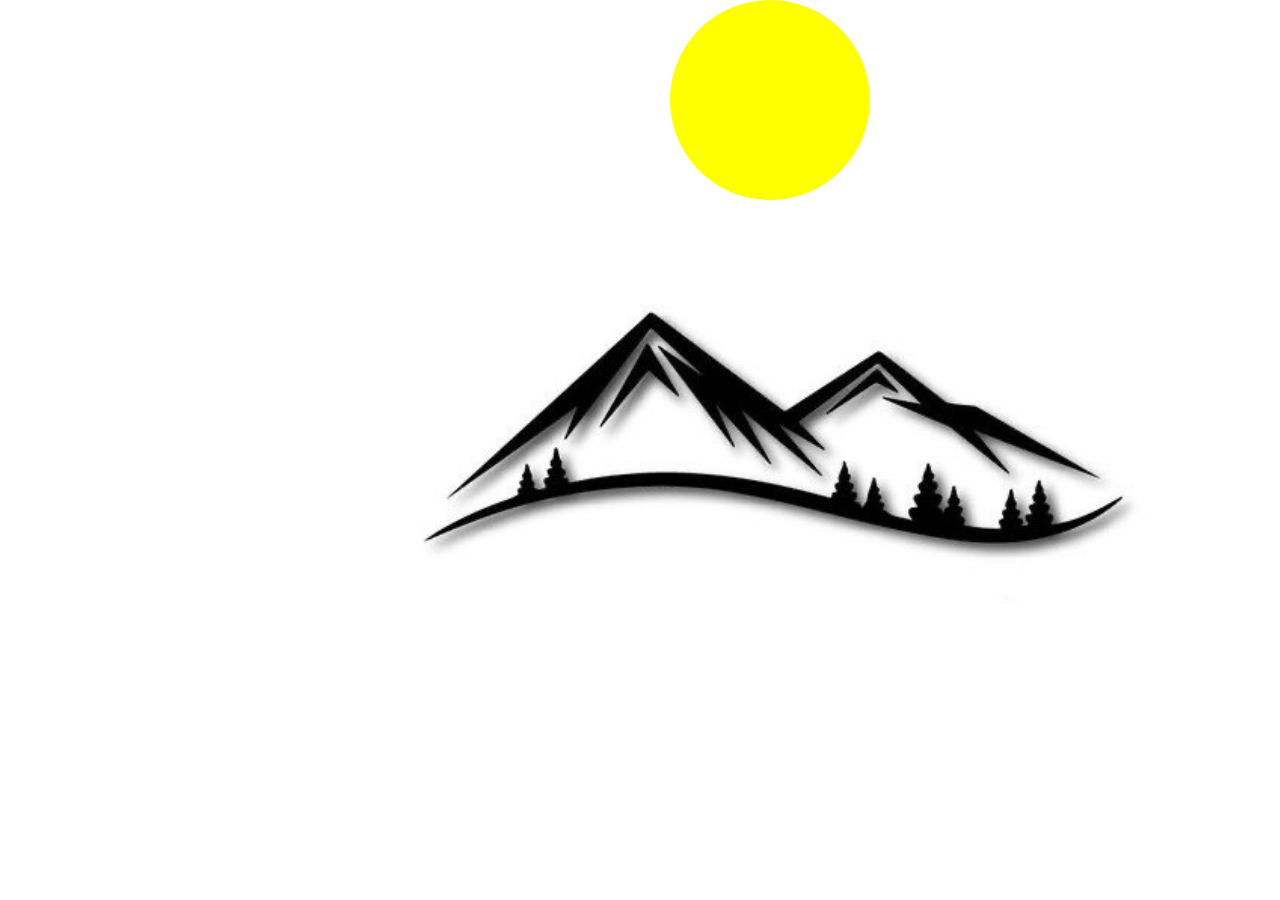
<file: дп. урок 5/3 дз/index.html>
<!DOCTYPE html>
<html lang="en">
<head>
    <meta charset="UTF-8">
    <meta http-equiv="X-UA-Compatible" content="IE=edge">
    <meta name="viewport" content="width=device-width, initial-scale=1.0">
    <link rel="stylesheet" href="style.css">
    <title>Document</title>
</head>
<body>
    <div class="container">
        <div class="main">
            
        </div>
        <div class="box">
           <img src="./nicho.jpg" alt="error">
        </div>
    </div>
</body>
</html>
</file>
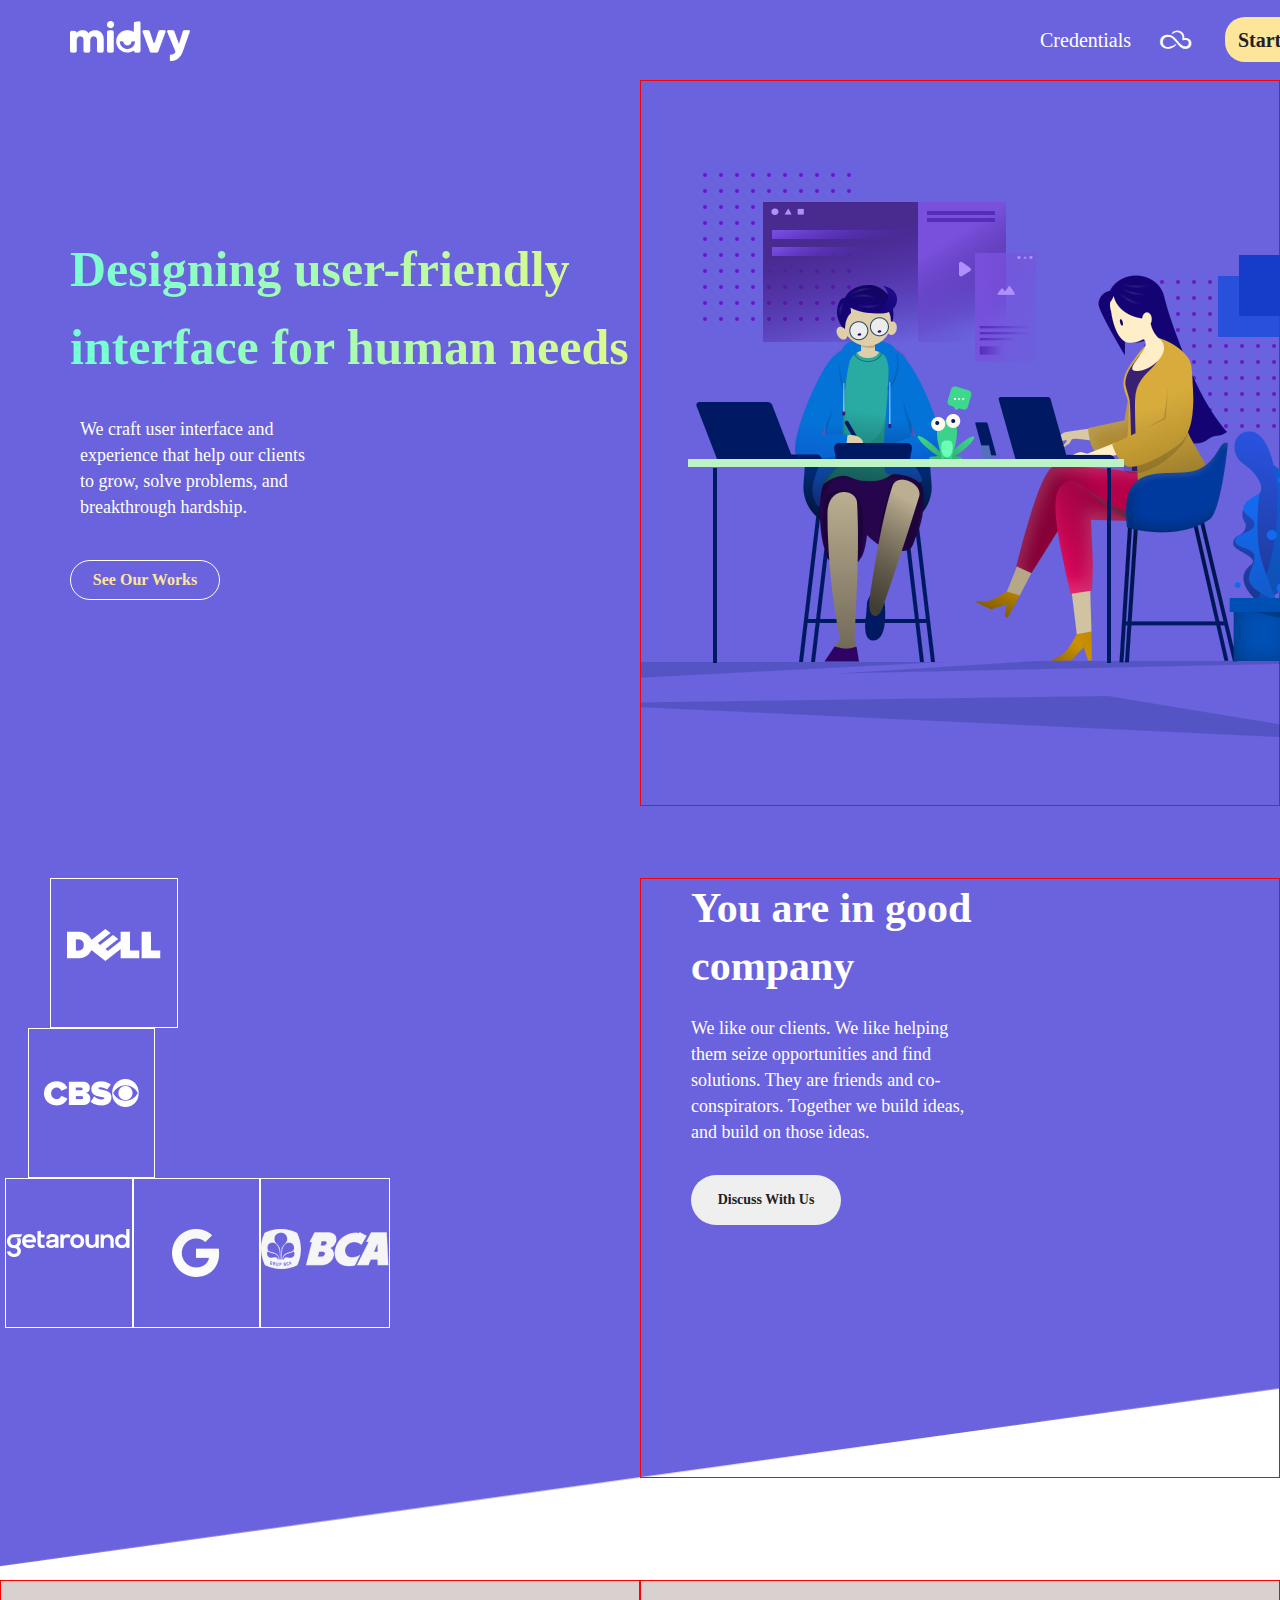
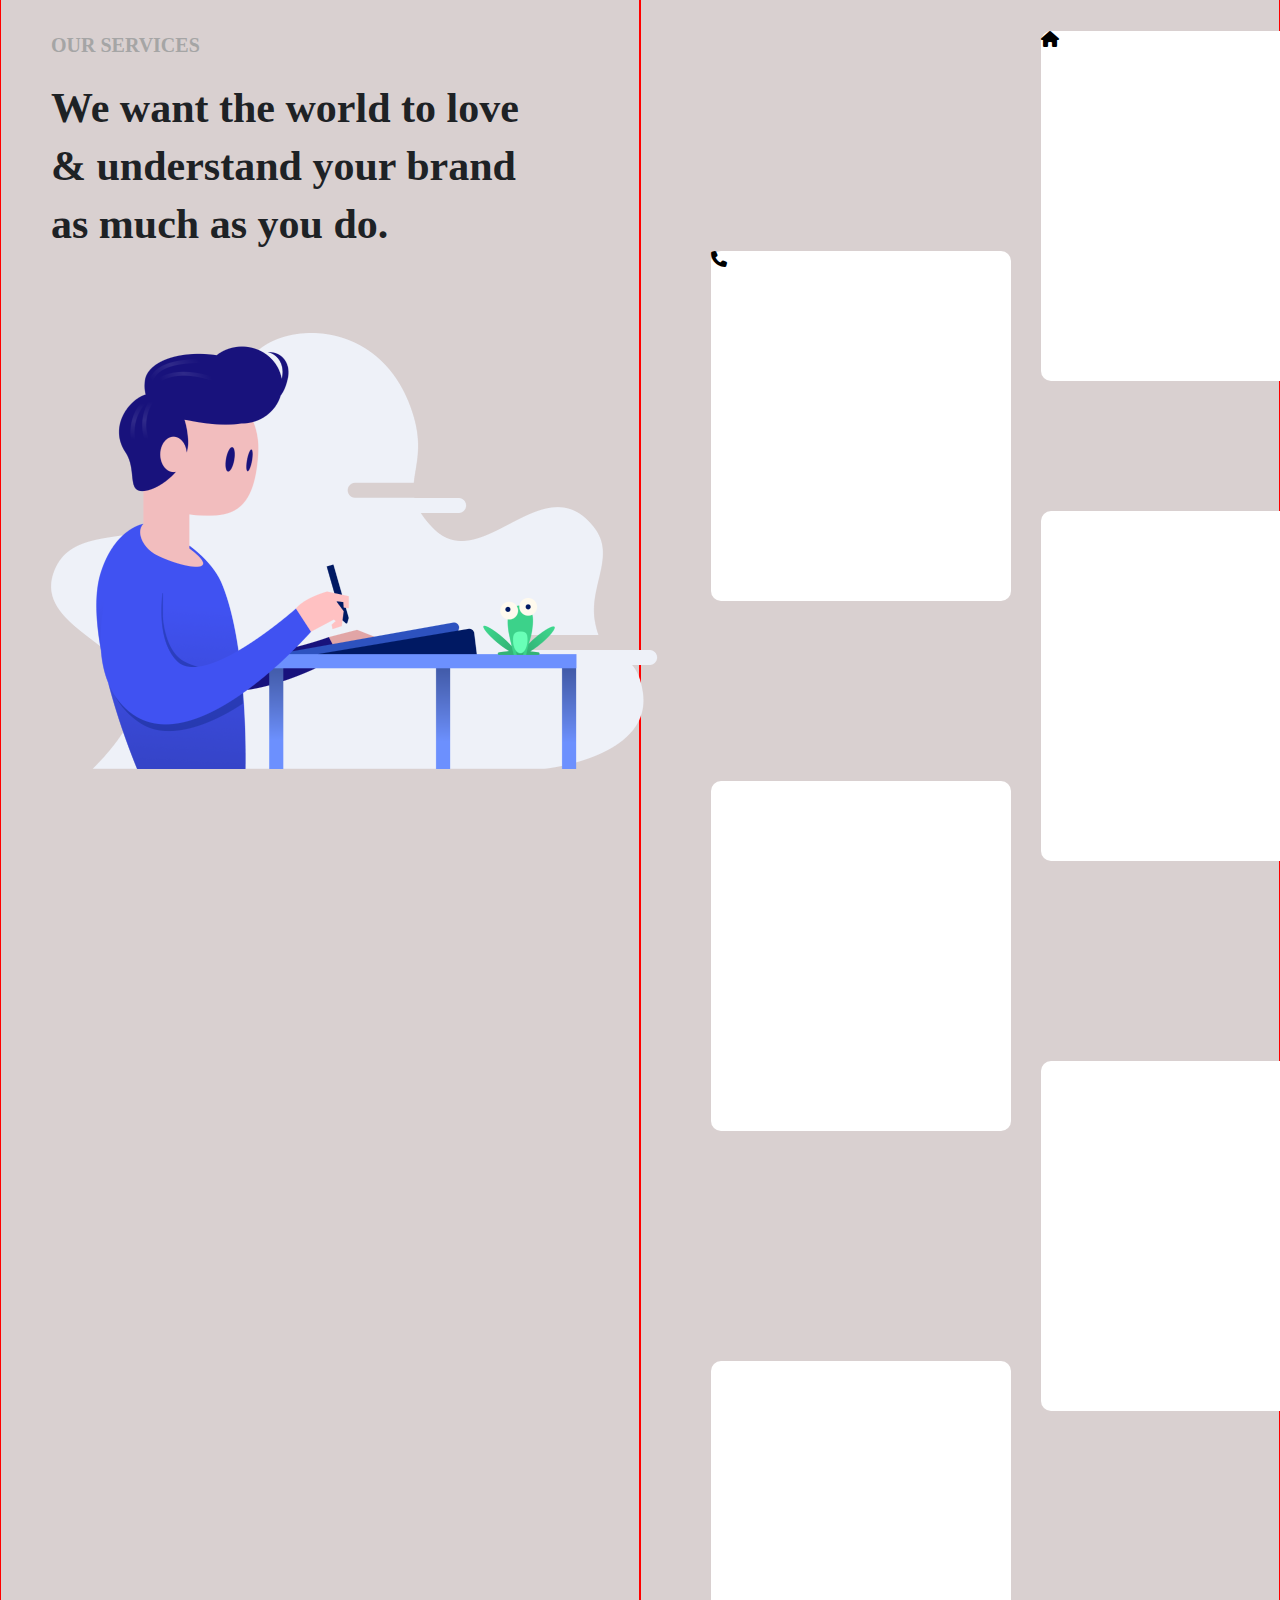
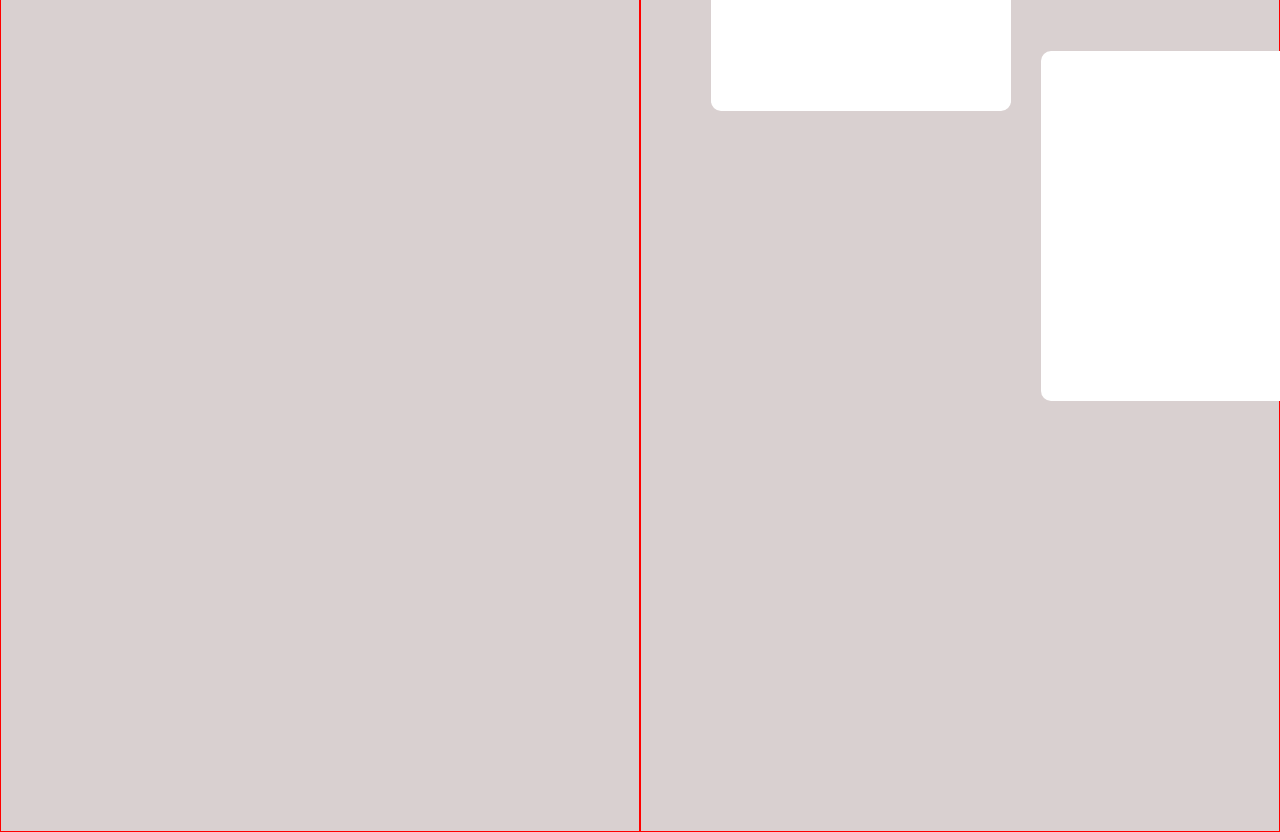
<file: дп. урок 6 практика/практика/index.html>
<!DOCTYPE html>
<html lang="en">

<head>
    <meta charset="UTF-8">
    <meta http-equiv="X-UA-Compatible" content="IE=edge">
    <meta name="viewport" content="width=device-width, initial-scale=1.0">
    <link rel="stylesheet" href="https://cdnjs.cloudflare.com/ajax/libs/font-awesome/6.2.0/css/all.min.css">
    <link rel="stylesheet" href="style.css">
    <title>Document</title>
</head>

<body>
    <div class="container">
        <nav>
            <div class="brend">
                <img src="./img/midvy logo.png" alt="error">
            </div>
            <div class="menu">
                <h1>Credentials</h1>
                <i class="fab brands fa-skyatlas"></i>
                <button>Start a Project </button>
            </div>
        </nav>

        <header>
            <div class="zag">
                <div class="left">
                 <h1>Designing user-friendly interface for human needs</h1>
                    <p>We craft user interface and experience that help our clients to grow, solve problems, and breakthrough hardship.</p>
                    <button>
                        See Our Works
                    </button>
                </div>
                <div class="right">
                    <img src="./img/Illustration.png" alt="error">
                </div>
            </div>
        </header>
        <div class="header">
            <div class="not">
                <div class="left">
                    <div class="box"> <img src="./img/Shape.png" alt="error"> </div>
                    <div class="box"> <img src="./img/Logo.png" alt="error"> </div>
                    <div class="box"> <img src="./img/Combined Shape.png" alt="error"> </div>
                    <div class="box"> <img src="./img/image 1.png" alt="error"> </div>
                    <div class="box"> <img src="./img/image 2.png" alt="error"> </div>
                    
                </div>
                <div class="right">
                    <h1>You are in good <br>
                        company</h1>
                        <p>We like our clients. We like helping them seize opportunities and find solutions. They are friends and co-conspirators. Together we build ideas, and build on those ideas.</p>
                        <button>Discuss With Us</button>
                </div>
            </div>
        </div>
        <div class="main">
            <div class="left">
                <span>OUR SERVICES</span>
                <h1>We want the world to love  & understand your brand as much as you do.</h1>
                <img src="./img/Illustration (1).png" alt="error">
            </div>
            <div class="right">
                <div class="box">
                    <i class="fa-solid fa-house"></i>
                </div>
                <div class="box">
                    <i class="fa-solid fa-phone"></i>
                </div>
                <div class="box">

                </div>
                <div class="box">

                </div>
                <div class="box">

                </div>
                <div class="box">

                </div>
                <div class="box">

                </div>
            </div>
        </div>




























    </div>
</body>

</html>
</file>
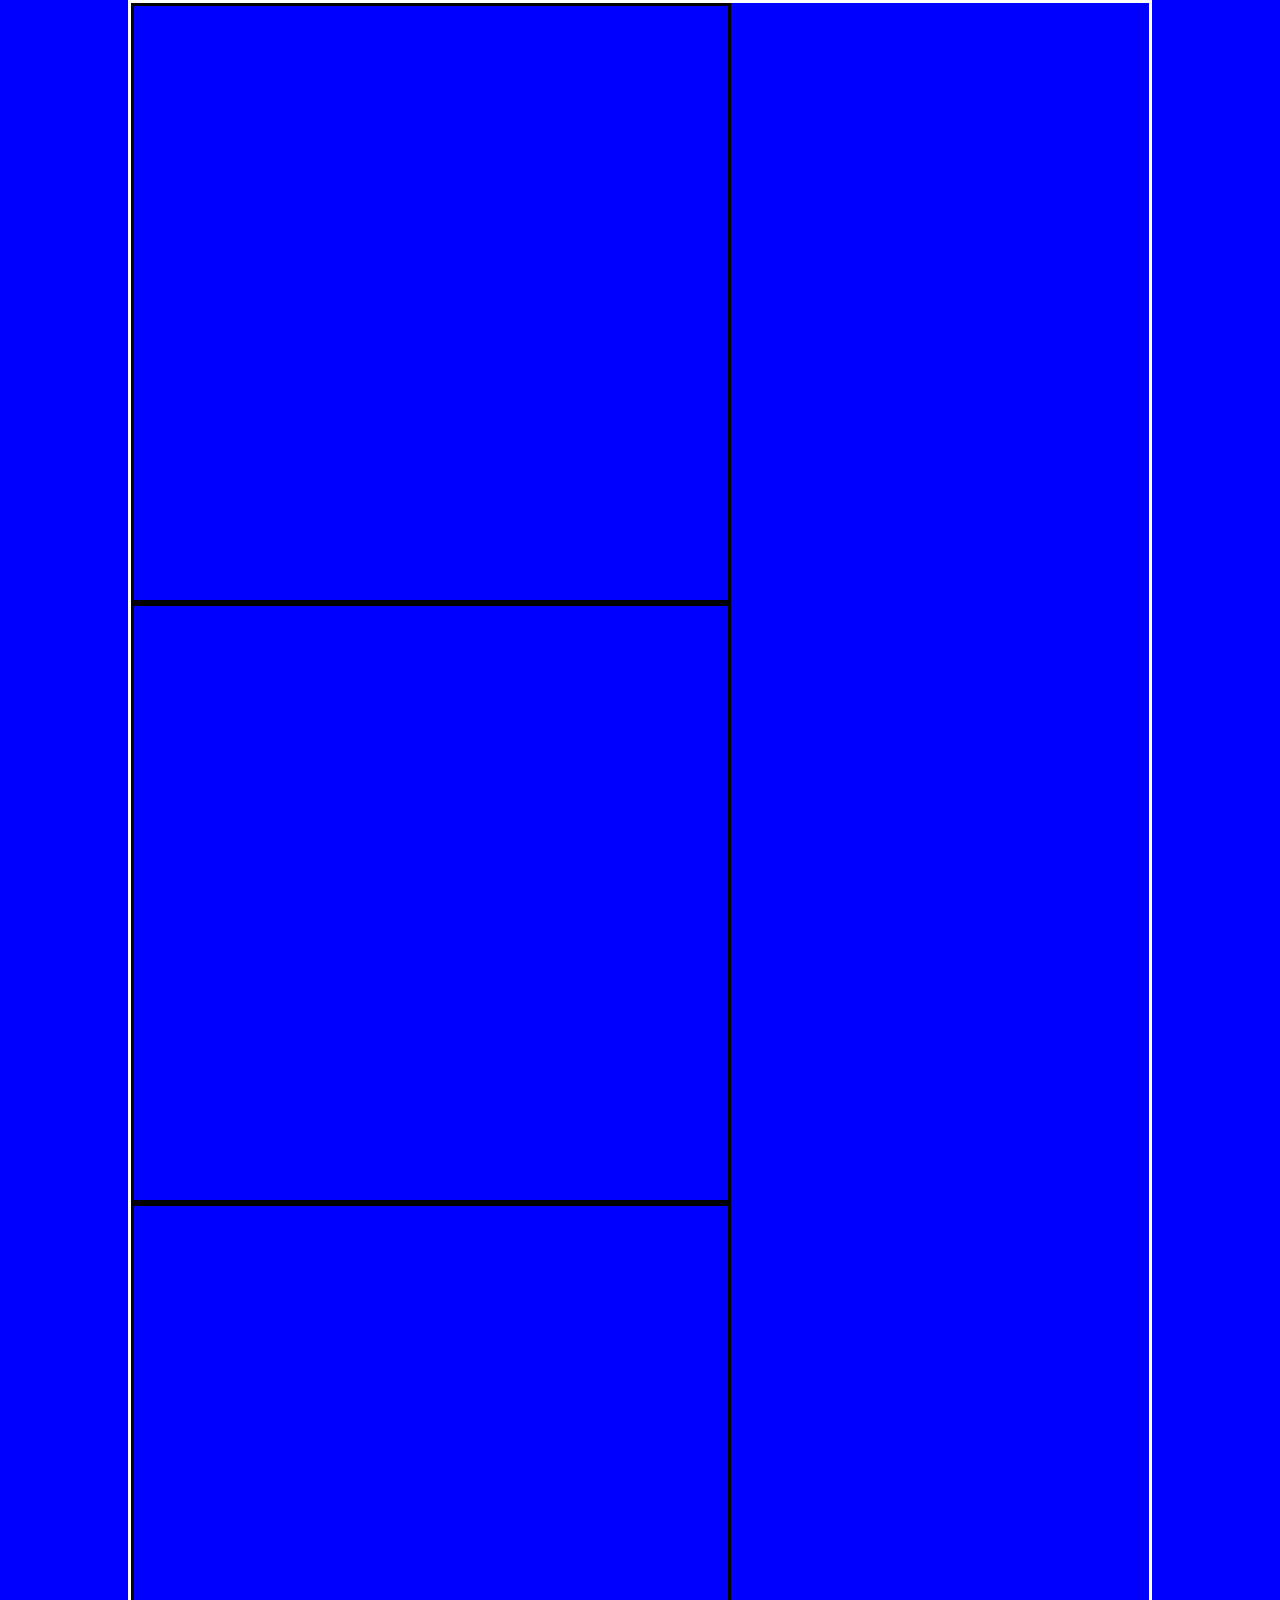
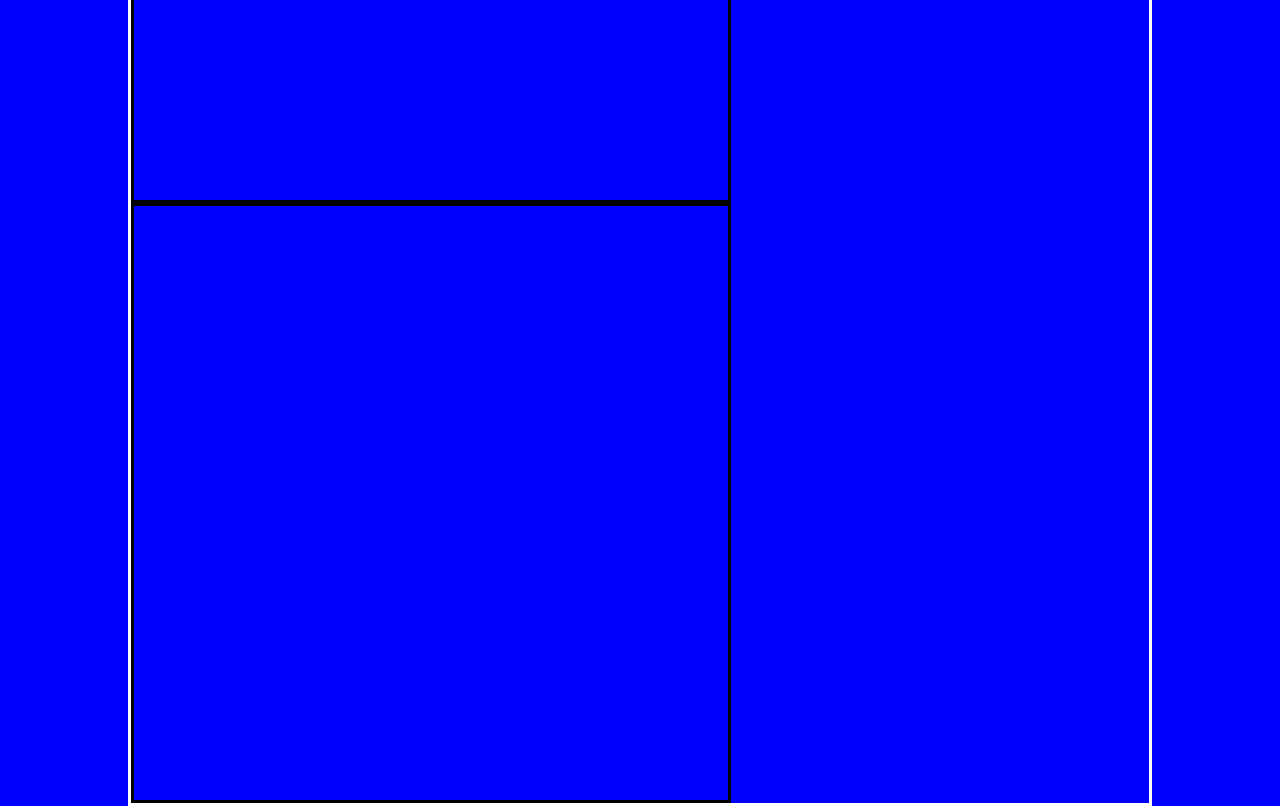
<file: дп. урок 7/классная работа/index.html>
<!DOCTYPE html>
<html lang="en">

<head>
    <meta charset="UTF-8">
    <meta http-equiv="X-UA-Compatible" content="IE=edge">
    <meta name="viewport" content="width=device-width, initial-scale=1.0">
    <link rel="stylesheet" href="style.css">
    <title>Document</title>
</head>

<body>
    <div class="container">
        <div class="boxing">
            <div class="box"></div>
            <div class="box"></div>
            <div class="box"></div>
            <div class="box"></div>
        </div>
    </div>
</body>

</html>
</file>
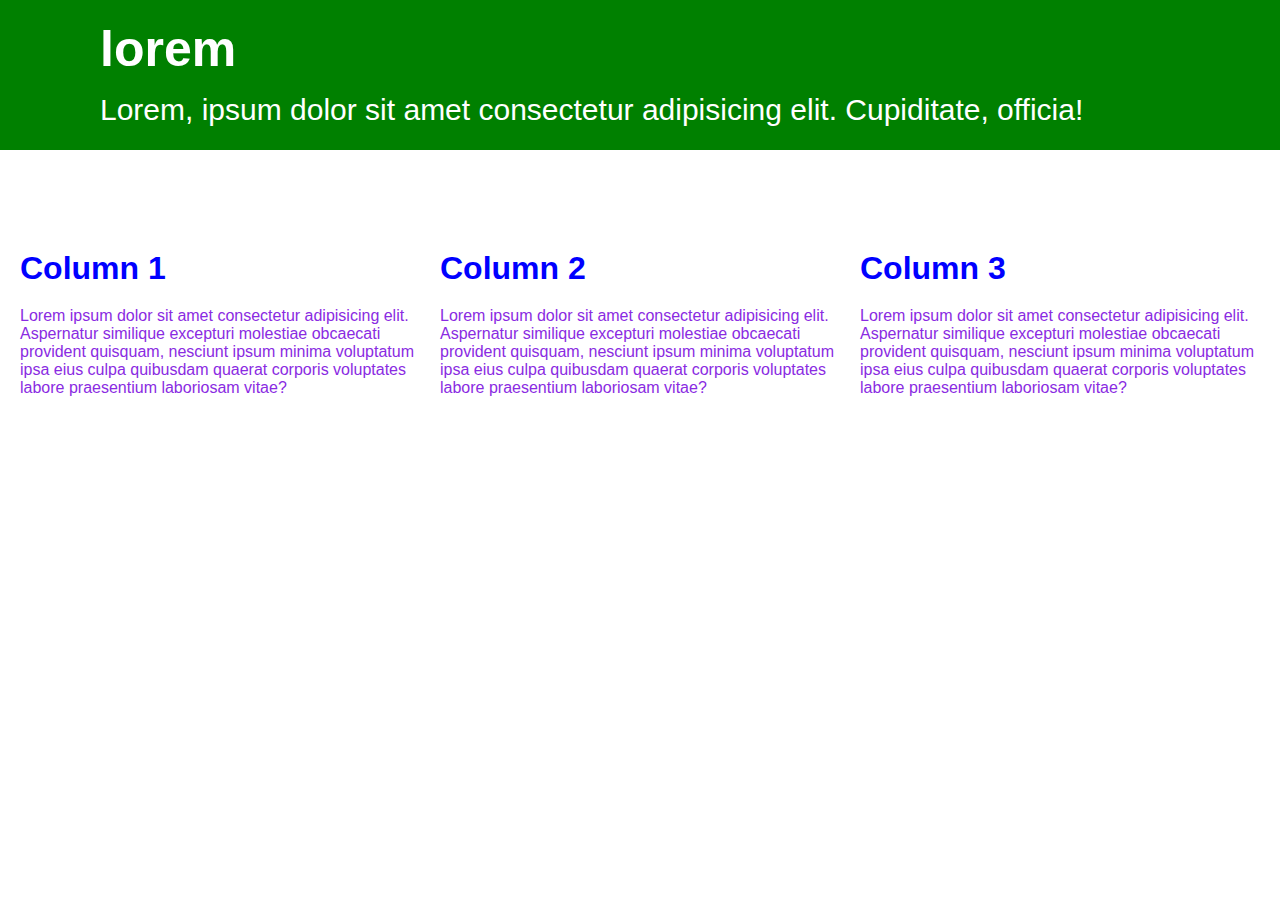
<file: дп. урок 8/1 дз/index.html>
<!DOCTYPE html>
<html lang="en">

<head>
    <meta charset="UTF-8">
    <meta http-equiv="X-UA-Compatible" content="IE=edge">
    <meta name="viewport" content="width=device-width, initial-scale=1.0">
    <link rel="stylesheet" href="style.css">
    <title>Document</title>
</head>

<body>
    <div class="container">
        <header>
            <h1>lorem</h1>
            <p>Lorem, ipsum dolor sit amet consectetur adipisicing elit. Cupiditate, officia!</p>
        </header>
        <footer>
            <div class="boxing">
                <div class="box">
                    <h1>Column 1</h1>
                    <p>Lorem ipsum dolor sit amet consectetur adipisicing elit. Aspernatur similique excepturi molestiae
                        obcaecati provident quisquam, nesciunt ipsum minima voluptatum ipsa eius culpa quibusdam quaerat
                        corporis voluptates labore praesentium laboriosam vitae?</p>
                </div>
                <div class="box">
                    <h1>Column 2</h1>
                    <p>Lorem ipsum dolor sit amet consectetur adipisicing elit. Aspernatur similique excepturi molestiae
                        obcaecati provident quisquam, nesciunt ipsum minima voluptatum ipsa eius culpa quibusdam quaerat
                        corporis voluptates labore praesentium laboriosam vitae?</p>
                </div>
                <div class="box">
                    <h1>Column 3</h1>
                    <p>Lorem ipsum dolor sit amet consectetur adipisicing elit. Aspernatur similique excepturi molestiae
                        obcaecati provident quisquam, nesciunt ipsum minima voluptatum ipsa eius culpa quibusdam quaerat
                        corporis voluptates labore praesentium laboriosam vitae?</p>
                </div>
            </div>
        </footer>
    </div>
</body>

</html>
</file>
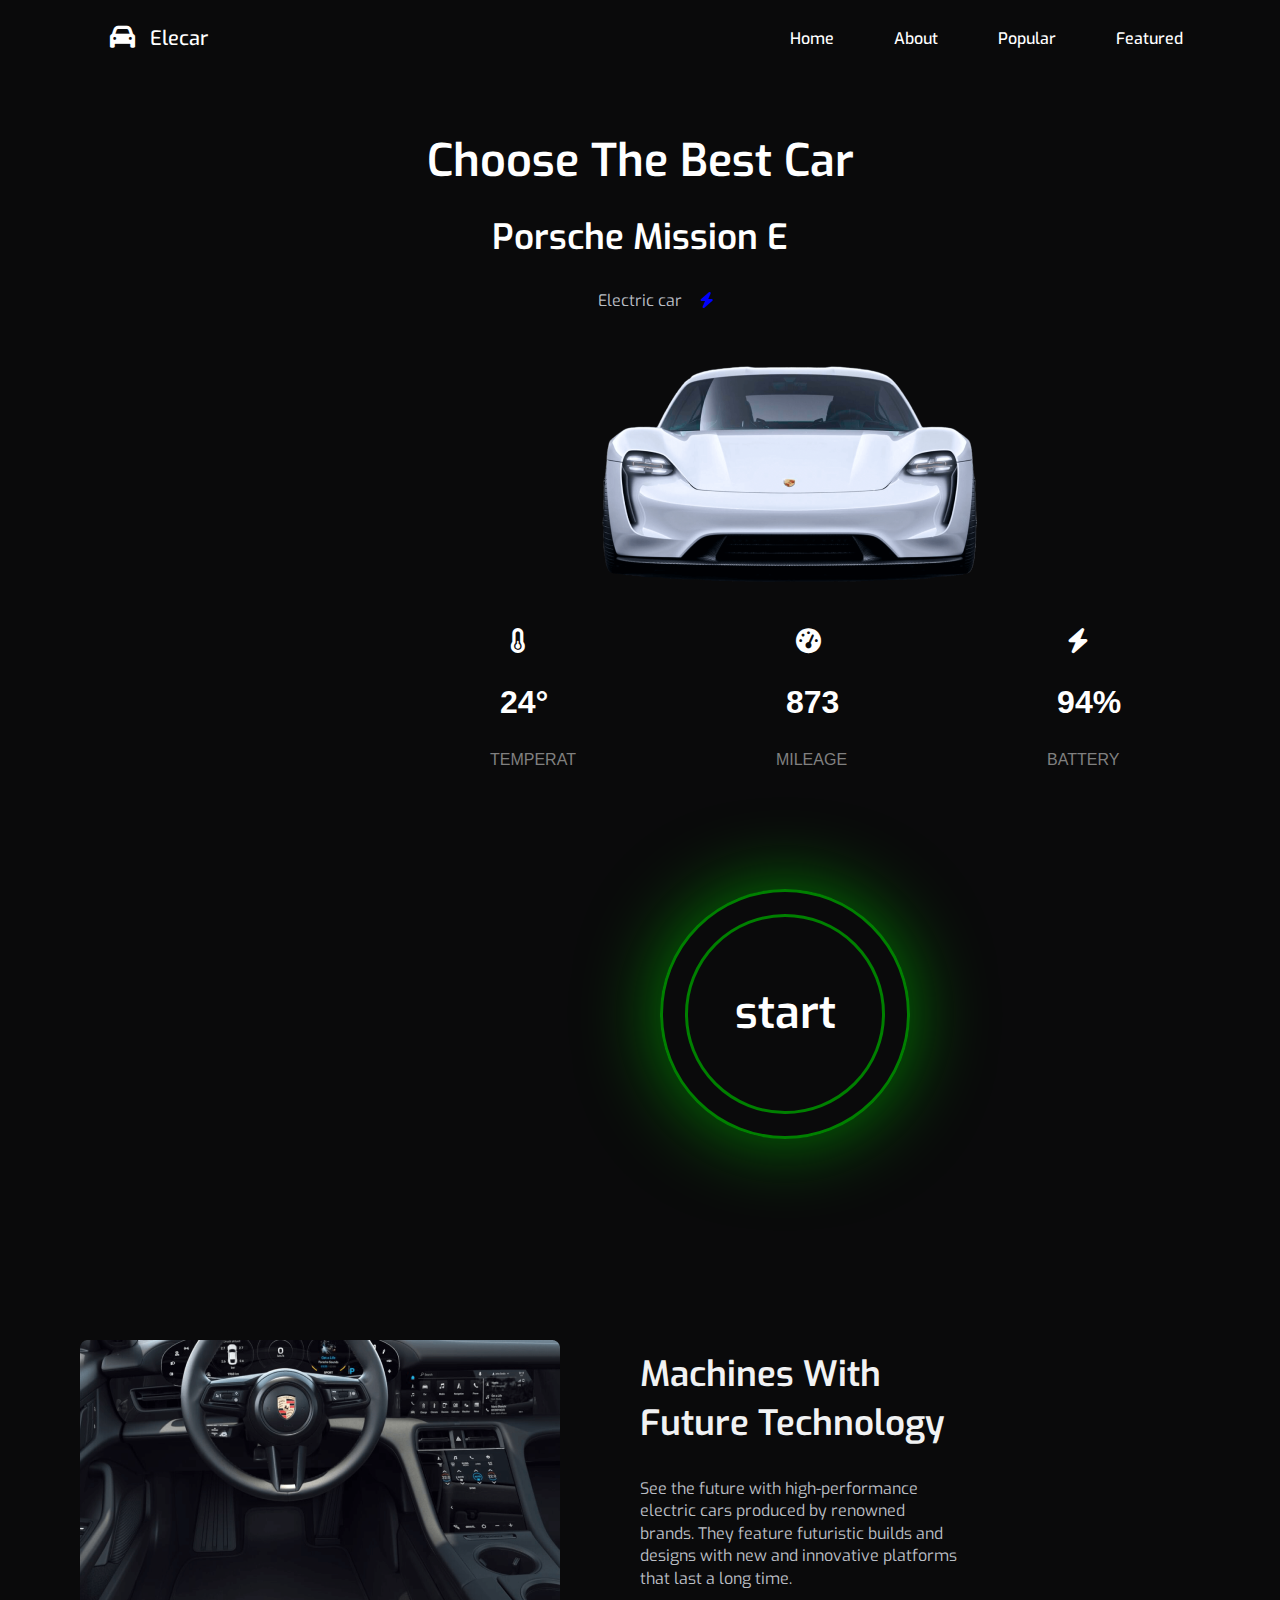
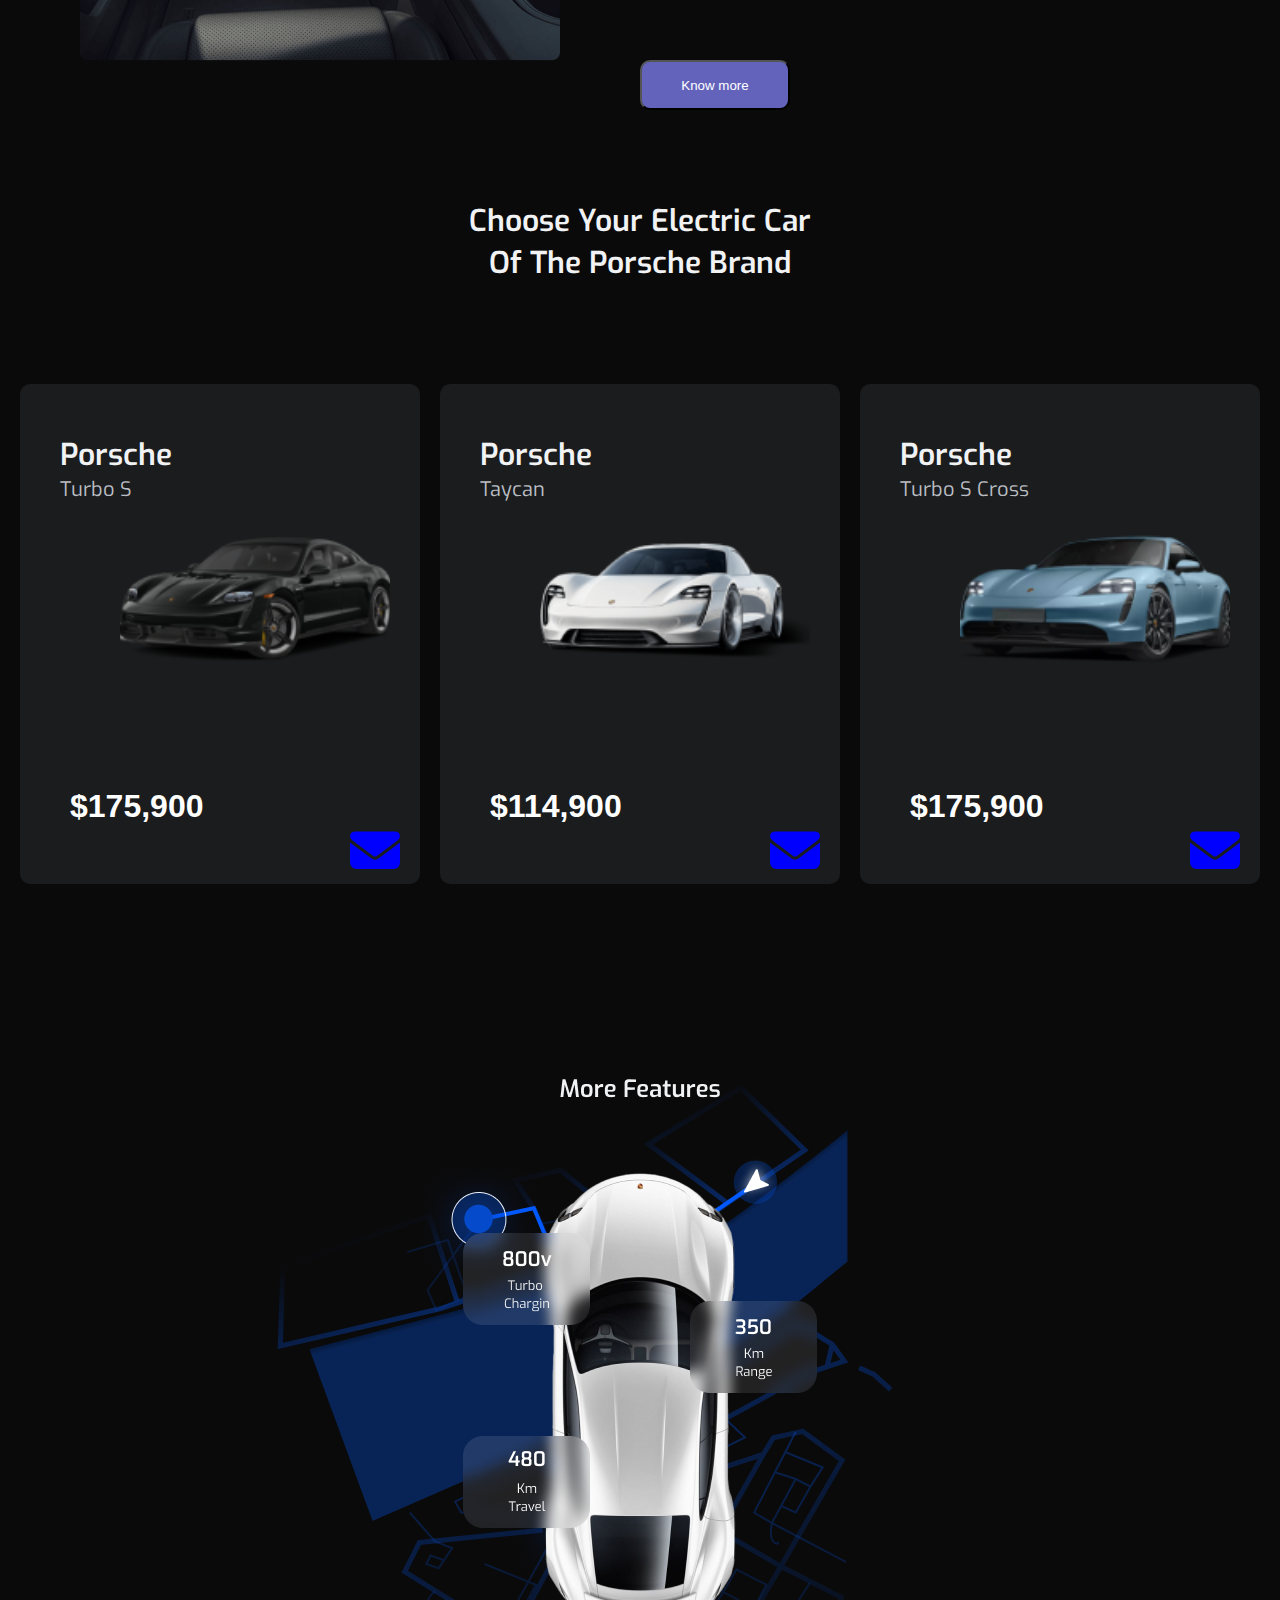
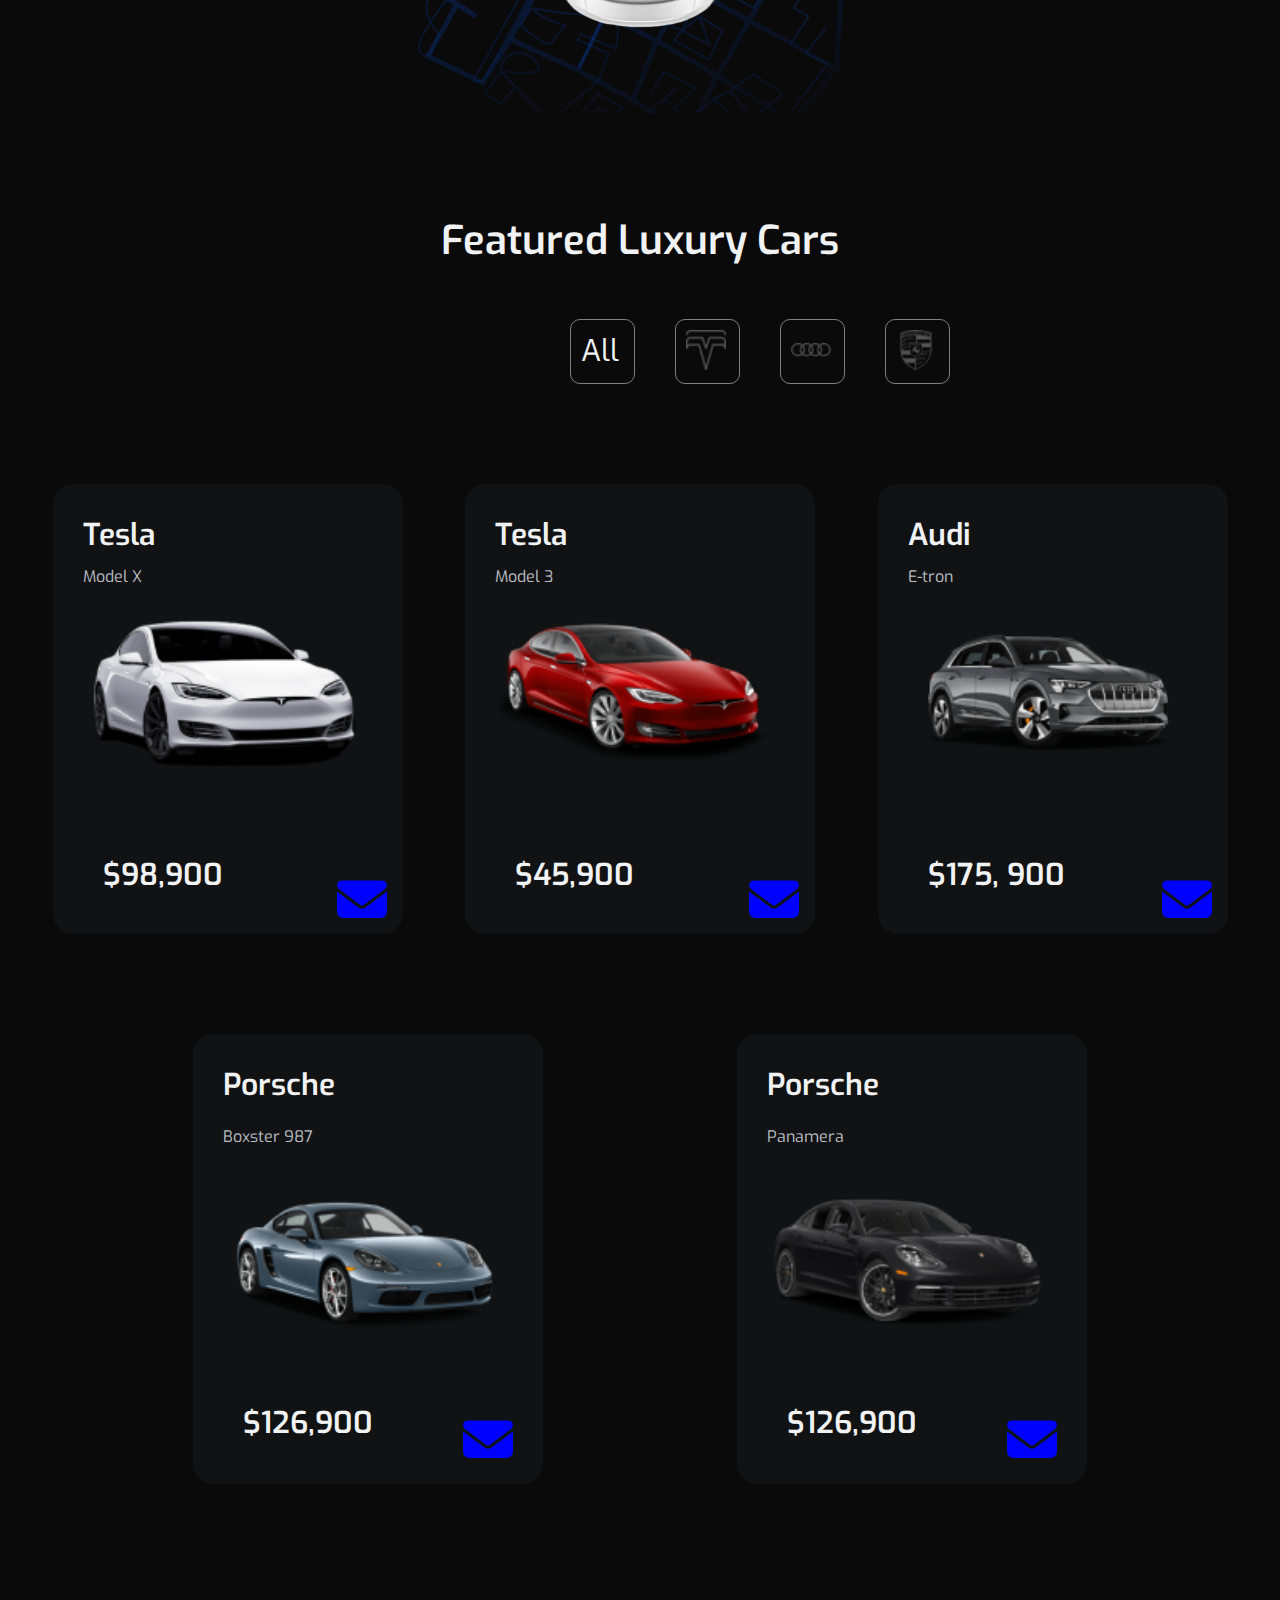
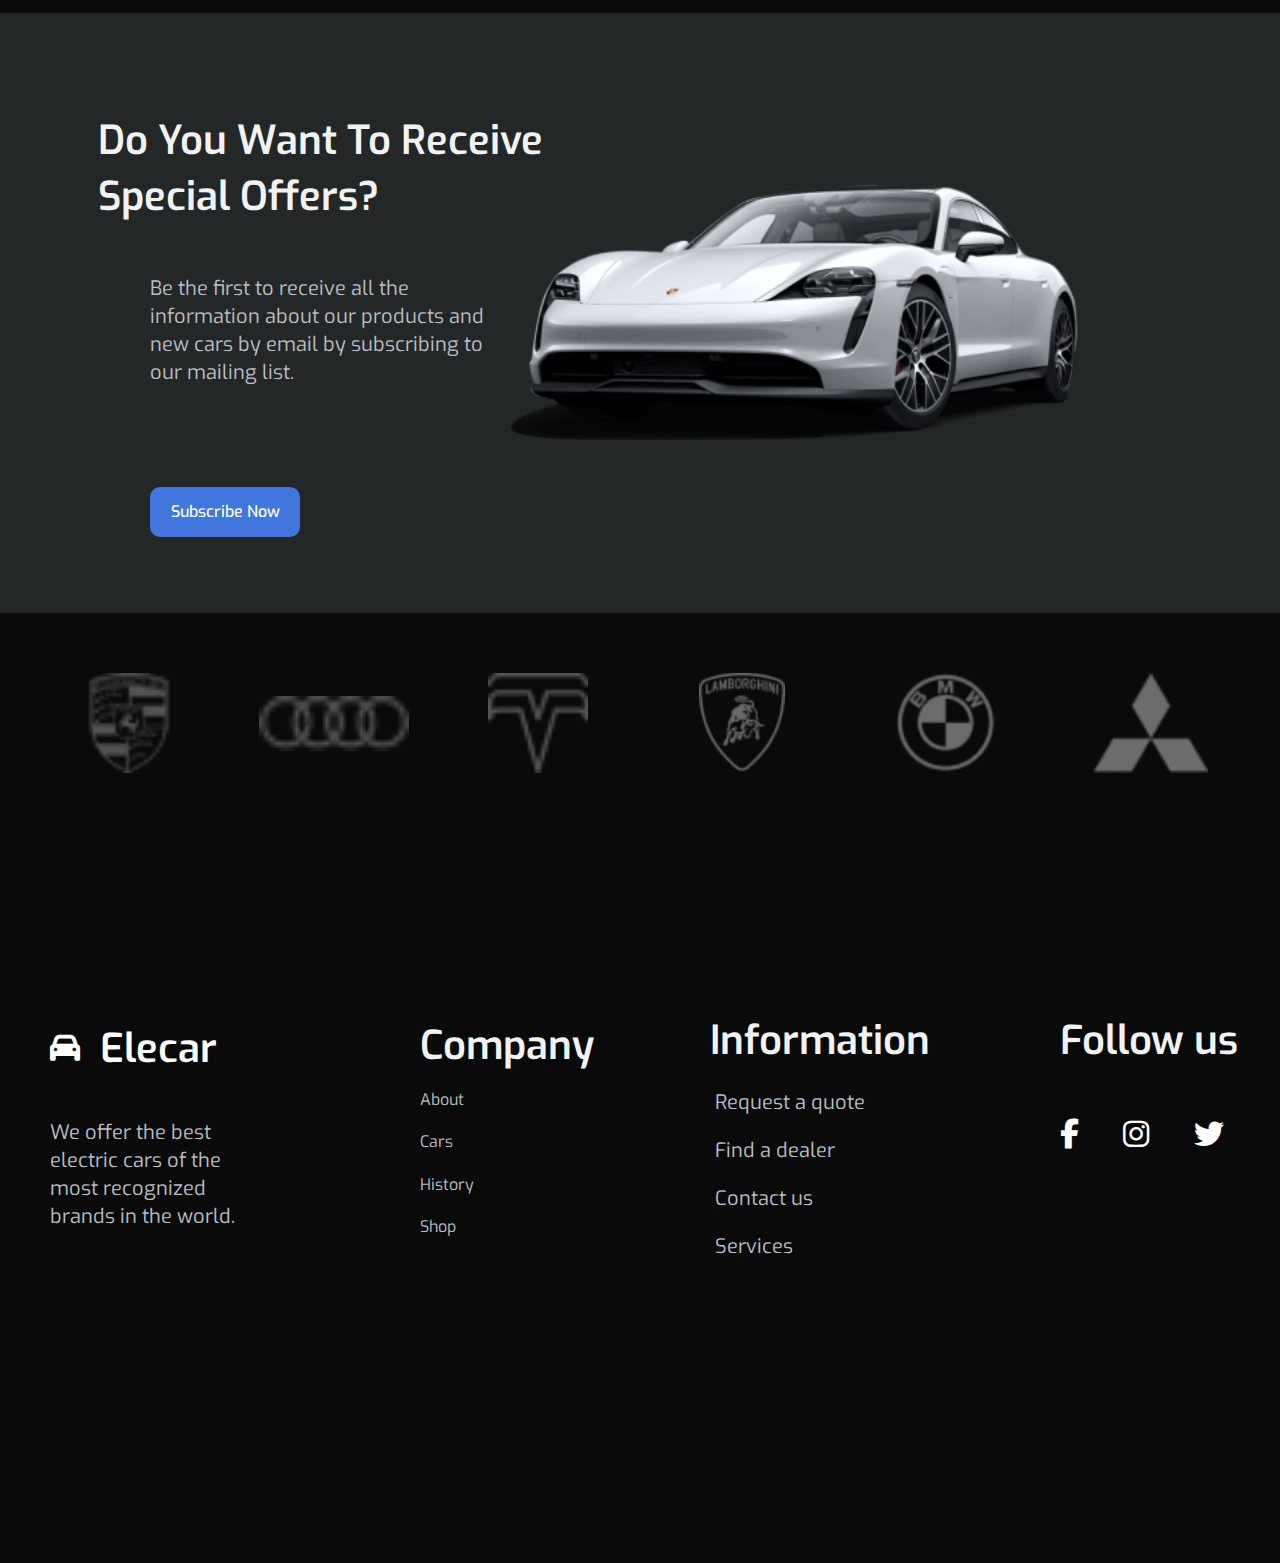
<file: дп. урок 9 эгзамен/эгзамен/index.html>
<!DOCTYPE html>
<html lang="en">

<head>
    <meta charset="UTF-8">
    <meta http-equiv="X-UA-Compatible" content="IE=edge">
    <meta name="viewport" content="width=device-width, initial-scale=1.0">
    <link rel="stylesheet" href="style.css">
    <link rel="stylesheet" href="https://cdnjs.cloudflare.com/ajax/libs/font-awesome/6.2.0/css/all.min.css">
    <title>эгзамен</title>
</head>

<body>
    <div class="container">
        <nav>
            <div class="logo">
                <i class="fas solid fa-car"></i>
                <h1>Elecar</h1>


            </div>
            <div class="menu">
                <ul>
                    <li>Home</li>
                    <li>About</li>
                    <li>Popular</li>
                    <li>Featured</li>
                </ul>
            </div>
        </nav>

        <header>
            <h1>Choose The Best Car</h1>
            <h2>Porsche Mission E</h2>
            <div class="xmm">
                <i class="fas solid fa-bolt"></i>
            </div>
            <span>Electric car</span>
            <img src="./img/home 1.png" alt="error">
            <div class="boxing">
                <div class="box">
                    <i class="fas regular fa-temperature-quarter"></i>
                    <h3>24°</h3>
                    <p>TEMPERAT</p>
                </div>
                <div class="box">
                    <i class="fas light fa-gauge-high"></i>
                    <h3>873</h3>
                    <p>MILEAGE</p>
                </div>
                <div class="box">
                    <i class="fas solid fa-bolt"></i>
                    <h3>94%</h3>
                    <p>BATTERY</p>
                </div>
            </div>
            <div class="start">
                <div class="end">
                    <h1>start</h1>
                </div>
            </div>
        </header>

        <main>
            <div class="left">
                <img src="./img/about 1.png" alt="error">
            </div>
            <div class="right">
                <h1>Machines With <br>
                    Future Technology</h1>

                <p>See the future with high-performance electric cars produced by renowned brands. They feature
                    futuristic builds and designs with new and innovative platforms that last a long time.</p>
                <button>Know more</button>
            </div>
        </main>

        <div class="header">
            <div class="tak">
                <h1>Choose Your Electric Car <br>
                    Of The Porsche Brand</h1>
            </div>
            <div class="boxing">
                <div class="box">
                    <h2>Porsche</h2>
                    <p>Turbo S</p>
                    <img src="./img/brand1.png" alt="error">
                    <h1>$175,900</h1>
                    <i class="fas regular fa-envelope"></i>
                </div>
                <div class="box">
                    <h2>Porsche</h2>
                    <p>Taycan</p>
                    <img src="./img/Porsche-Taycan 1.png" alt="error">
                    <h1>$114,900</h1>
                    <i class="fas regular fa-envelope"></i>
                </div>
                <div class="box">
                    <h2>Porsche</h2>
                    <p>Turbo S Cross</p>
                    <img src="./img/brand3.png" alt="error">
                    <h1>$175,900</h1>
                    <i class="fas regular fa-envelope"></i>
                </div>
            </div>


        </div>

        <div class="rasm">

            <img src="./img/Features.png" alt="error">
        </div>

        <div class="car">
            <div class="zog">
                <h1>Featured Luxury Cars</h1>
            </div>
            <div class="ob">
                <div class="wh">
                    <h1>All</h1>
                </div>
                <div class="wh"><img src="./img/logo3.png" alt="error"></div>
                <div class="wh"><img src="./img/logo2.png" alt="error"></div>
                <div class="wh"><img src="./img/logo1.png" alt="error"></div>
            </div>
            <div class="boxing">
                <div class="box">
                    <h2>Tesla</h2>
                    <p>Model X</p>
                    <img src="./img/featured1.png" alt="error">
                    <i class="fas regular fa-envelope"></i>

                    <h1>$98,900</h1>
                </div>
                <div class="box">
                    <h2>Tesla</h2>
                    <p>Model 3</p>
                    <img src="./img/featured2.png" alt="error">
                    <i class="fas regular fa-envelope"></i>

                    <h1>$45,900</h1>
                </div>
                <div class="box">
                    <h2>Audi</h2>
                    <p>E-tron</p>
                    <img src="./img/featured3.png" alt="error">
                    <i class="fas regular fa-envelope"></i>

                    <h1>$175, 900</h1>
                </div>

            </div>
            <div class="nima">
                <div class="dam">
                    <h2>Porsche</h2>
                    <p>Boxster 987</p>
                    <img src="./img/featured5.png" alt="error">
                    <h1>$126,900</h1>
                    <i class="fas regular fa-envelope"></i>

                </div>
                <div class="dam">
                    <h2>Porsche</h2>
                    <p>Panamera</p>
                    <img src="./img/featured6.png" alt="error">
                    <h1>$126,900</h1>
                    <i class="fas regular fa-envelope"></i>

                </div>
            </div>
        </div>

        <div class="footer">
            <div class="left">
                <h1>Do You Want To Receive <br>
                    Special Offers?</h1>
                    <p>Be the first to receive all the information about our products and new cars by email by subscribing to our mailing list.</p>
                    <button>Subscribe Now</button>
            </div>
            <div class="right">
                <img src="./img/subscribe 1.png" alt="error">
            </div>
        </div>

        <div class="main">
            <div class="image">
                <img src="./img/logo1.png" alt="error">
                <img src="./img/logo2.png" alt="error">
                <img src="./img/logo3.png" alt="error">
                <img src="./img/logo4.png" alt="error">
                <img src="./img/logo5.png" alt="error">
                <img src="./img/logo6.png" alt="error">
            </div>
        </div>
        <footer>
            <div class="left">
                <i class="fas solid fa-car"></i>
                <h1>Elecar</h1>
                <p>We offer the best electric cars of the most recognized brands in the world.</p>
            </div>
            <div class="start">
                <h1>Company</h1>
                <ul>
                    <li>About</li>
                    <li>Cars</li>
                    <li>History</li>
                    <li>Shop</li>
                </ul>
            </div>
            <div class="center">
                <h1>Information</h1>
                <ul>
                    <li>Request a quote</li>
                    <li>Find a dealer</li>
                    <li>Contact us</li>
                    <li>Services</li>
                </ul>
            </div>
            <div class="right">
                <h1>Follow us</h1>
                <i class="fab brands fa-facebook-f"></i>
                <i class="fab brands fa-instagram"></i>
                <i class="fab brands fa-twitter"></i>
            </div>
        </footer>







































    </div>
</body>

</html>
</file>
<file: дп. урок 2/style.css>
@import url('https://fonts.googleapis.com/css2?family=Heebo:wght@100;200;300;400;500;600;700;800;900&family=Imperial+Script&family=Inter:wght@100;200;300;400;500;600;700;800;900&family=Jost:ital,wght@0,100;0,200;0,300;0,400;0,500;0,600;0,700;0,800;0,900;1,100;1,200;1,300;1,400;1,500;1,600;1,700;1,800;1,900&family=Krona+One&family=Lexend+Zetta:wght@100;200;300;400;500;600;700;800;900&family=Mochiy+Pop+One&family=Nabla&family=Pacifico&family=Poppins:ital,wght@0,100;0,200;0,300;0,400;0,500;0,600;0,700;0,800;0,900;1,100;1,200;1,300;1,400;1,500;1,600;1,700;1,800;1,900&family=Secular+One&display=swap');
@import url('https://fonts.googleapis.com/css2?family=Heebo:wght@100;200;300;400;500;600;700;800;900&family=Imperial+Script&family=Inter:wght@100;200;300;400;500;600;700;800;900&family=Jost:ital,wght@0,100;0,200;0,300;0,400;0,500;0,600;0,700;0,800;0,900;1,100;1,200;1,300;1,400;1,500;1,600;1,700;1,800;1,900&family=Krona+One&family=Lexend+Zetta:wght@100;200;300;400;500;600;700;800;900&family=Manrope:wght@200;300;400;500;600;700;800&family=Mochiy+Pop+One&family=Nabla&family=Pacifico&family=Poppins:ital,wght@0,100;0,200;0,300;0,400;0,500;0,600;0,700;0,800;0,900;1,100;1,200;1,300;1,400;1,500;1,600;1,700;1,800;1,900&family=Secular+One&display=swap');



* {
    margin: 0;
    padding: 0;
    box-sizing: border-box;
    font-family: sans-serif;
}

.container {
    width: 100%;
    min-height: 100vh;
    overflow: hidden;
}

nav {
    width: 100%;
    min-height: 100px;
    background: #2851E3;
    display: flex;
}

nav .logo,
.menu,
.brend {
    width: calc(100% / 3);
}

nav .logo h1 {
    color: #fff;
    position: relative;
    top: 30px;
    font-size: 30px;
    left: 100px;

}

nav .menu ul {
    display: flex;
    gap: 30px;
    position: relative;
    top: 40px;
    left: 50px;
}

nav .menu ul li {
    font-family: 'Inter';
    font-style: normal;
    font-weight: 500;
    font-size: 14px;
    line-height: 17px;
    display: flex;
    align-items: center;
    letter-spacing: 0.2px;
    color: #E0E0E0;

}

nav .brend {
    padding-left: 100px;
}

nav .brend i {
    color: #fff;
    font-size: 30px;
    position: relative;
    left: 50px;
    top: 30px;
}

nav .brend h1 {
    font-family: 'Inter';
    font-style: normal;
    font-weight: 700;
    font-size: 16px;
    display: inline-block;
    width: 50px;
    line-height: 19px;
    display: flex;
    align-items: center;
    letter-spacing: 0.2px;
    text-transform: uppercase;
    position: relative;
    left: 92px;
    top: 7px;
    color: #FFFFFF;
}

nav .brend a {
    display: inline-block;
    background: white;
    width: 80px;
    position: relative;
    left: 170px;
    bottom: 20px;
    text-decoration: none;
    border-radius: 10px;
    text-align: center;
    height: 35px;
    padding-top: 7px;
    -webkit-border-radius: 10px;
    -moz-border-radius: 10px;
    -ms-border-radius: 10px;
    -o-border-radius: 10px;
}

header {
    width: 100%;
    min-height: 100px;

    background: #000;
    display: flex;
}

header .left,
.right {
    width: 50%;

}

header .left h1 {
    font-family: 'Manrope';
    font-style: normal;
    font-weight: 700;
    font-size: 56px;
    line-height: 120%;
    padding: 150px;
    text-transform: capitalize;
    color: #FFFFFF;
}

header .left p {
    font-family: 'Manrope';
    font-style: normal;
    font-weight: 500;
    font-size: 18px;
    line-height: 150%;
    padding: 70px;
    position: relative;
    bottom: 200px;
    left: 75px;
    color: #666666;
}

header .left a {
    font-family: 'Manrope';
    font-style: normal;
    font-weight: 600;
    font-size: 18px;
    line-height: 25px;
    display: inline-block;
    position: relative;
    bottom: 200px;
    text-decoration: none;
    background: #3563E9;
    width: 170px;
    border-radius: 10px;
    height: 70px;
    padding-top: 20px;
    left: 140px;
    text-align: center;
    letter-spacing: 0.46px;
    color: #FFFFFF;
    -webkit-border-radius: 10px;
    -moz-border-radius: 10px;
    -ms-border-radius: 10px;
    -o-border-radius: 10px;
}

header .right img {
    padding: 100px;
}

.header {
    width: 100%;
    min-height: 600px;
}

.header h1 {
    font-family: 'Manrope';
    font-style: normal;
    font-weight: 700;
    font-size: 48px;
    line-height: 114%;
    color: #212121;
    padding-top: 50px;
    text-align: center;
}

.header p {
    font-family: 'Manrope';
    font-style: normal;
    font-weight: 500;
    text-align: center;
    padding-top: 30px;
    font-size: 20px;
    color: #757575;
}

.header .top {
    width: 100%;
    min-height: 500px;
    display: flex;

}

.header .top .left,
.right {
    width: 50%;

}

.header .top .left img {
    position: relative;
    top: 100px;
    left: 200px;
}

.header .top .right h1 {
    font-family: 'Manrope';
    font-style: normal;
    font-weight: 700;
    display: inline-block;
    font-size: 36px;
    line-height: 120%;
    position: relative;
    top: 100px;
    color: #212121;
}

.header .top .right p {
    font-family: 'Manrope';
    font-style: normal;
    font-weight: 500;
    font-size: 18px;
    line-height: 150%;
    position: relative;
    top: 100px;
    display: inline-block;
    color: #666666;

}

.header .down {
    width: 100%;
    height: 500px;
    display: flex;
}

.header .down .left,
.right {
    width: 50%;


}

.header .down .left h1 {
    font-family: 'Manrope';
    position: relative;
    top: 50px;
    font-style: normal;
    font-weight: 700;
    font-size: 36px;
    line-height: 120%;
    color: #212121;
}

.header .down .left p {
    font-family: 'Manrope';
    font-style: normal;
    font-weight: 500;
    position: relative;
    top: 60px;
    font-size: 18px;
    line-height: 150%;
    color: #666666;
}

.header .down .right {
    padding: 100px;
}

.main {
    width: 100%;
    min-height: 500px;
}

.main span {
    font-family: 'Manrope';
    font-style: normal;
    font-weight: 500;
    font-size: 20px;
    line-height: 150%;
    position: relative;
    left: 40%;
    top: 50px;
}

.main h1 {
    font-family: 'Manrope';
    font-style: normal;
    font-weight: 700;
    position: relative;
    top: 70px;
    font-size: 48px;
    line-height: 114%;
    color: #212121;
    text-align: center;
}

.main p {
    font-family: 'Manrope';
    font-style: normal;
    font-weight: 500;
    font-size: 20px;
    line-height: 150%;
    color: #757575;
    position: relative;
    top: 95px;
    text-align: center;
}

.main .boxing {
    display: flex;
    justify-content: space-evenly;
    padding-top: 150px;
}

.main .boxing .box {
    width: 400px;
    height: 300px;
}

.main .boxing .box i {
    font-size: 55px;
    position: relative;
    left: calc(400px - 60%);
    top: 10px;
    color: blue;

}

.main .boxing .box h2 {
    font-family: 'Inter';
    font-style: normal;
    font-weight: 600;
    font-size: 22px;
    line-height: 27px;
    position: relative;
    top: 50px;
    left: 115px;
    display: flex;
    align-items: center;
    text-align: center;
    letter-spacing: 0.2px;
    text-transform: capitalize;
    color: #212121;
}

.main .boxing .box:nth-child(2) h2 {
    position: relative;
    left: 135px;
}

.main .boxing .box:nth-child(3) h2 {
    position: relative;
    left: 170px;
}

.bro {
    width: 100%;
    display: flex;
    background: #3563E9;
    border-radius: 10px;
    -webkit-border-radius: 10px;
    -moz-border-radius: 10px;
    -ms-border-radius: 10px;
    -o-border-radius: 10px;
}

.bro .left,
.right {
    width: 50%;
    min-height: 500px;

}

.bro .left {
    font-family: 'Manrope';
    font-style: normal;
    font-weight: 700;
    font-size: 40px;
    line-height: 200%;
    position: relative;
    top: 100px;
    left: 100px;
    text-transform: capitalize;
    color: #FFFFFF;
}

.bro .left p {

    font-family: 'Inter';
    font-style: normal;
    font-weight: 400;
    font-size: 16px;
    line-height: 50px;
    display: flex;
    align-items: center;
    letter-spacing: 0.2px;
    text-transform: capitalize;
    color: #FFFFFF;
}

.container .bro .left span {
    color: grey;
    display: inline-block;
    width: 500px;
    font-size: 30px;
    border-radius: 10px;

    height: 60px;
    background: #fff;
    -webkit-border-radius: 10px;
    -moz-border-radius: 10px;
    -ms-border-radius: 10px;
    -o-border-radius: 10px;
}

.bro .left button {
    width: 150px;
    background: #000;
    color: #fff;
    font-family: 'Inter';
    font-style: normal;
    font-weight: 500;
    font-size: 16px;
    line-height: 19px;
    position: relative;
    bottom: 15px;
    border-radius: 10px;
    height: 60px;
    text-align: center;
    letter-spacing: 0.46px;
    -webkit-border-radius: 10px;
    -moz-border-radius: 10px;
    -ms-border-radius: 10px;
    -o-border-radius: 10px;
}

.bro .right img {
    position: relative;
    top: 60px;
    left: 110px;
}

footer {
    width: 100%;
    min-height: 600px;
}

footer h1 {
    font-family: 'Manrope';
    font-style: normal;
    font-weight: 700;
    font-size: 48px;
    padding-top: 100px;
    line-height: 114%;
    color: #212121;
    text-align: center;
    text-transform: capitalize;
}

footer p {
    font-family: 'Manrope';
    font-style: normal;
    font-weight: 500;
    font-size: 20px;
    line-height: 27px;
    padding-top: 30px;
    text-align: center;
    letter-spacing: 0.2px;
    text-transform: capitalize;
    color: #757575;
}

footer .boxing {
    display: flex;
    padding-top: 50px;
    justify-content: space-evenly;
}

footer .boxing .box {
    width: 500px;
    height: 350px;
}

footer .boxing .box i {
    font-size: 30px;
    position: relative;
    left: 145px;
    top: 50px;
    color: #3261E9;
}

footer .boxing .box p {
    position: relative;
    top: 50px;
}

footer .boxing .box img {
    position: relative;
    top: 100px;
    left: 250px;
}

footer .boxing .box span {
    position: relative;
    top: 130px;
    left: 170px;
}

.end {
    width: 100%;
    min-height: 600px;
    background: #3563E9;
    display: flex;
}

.end .left,
.center,
.start,
.right {
    width: 25%;
    min-height: 600px;

}

.end h1 {
    font-family: 'Inter';
    font-style: normal;
    font-weight: 700;
    font-size: 20px;
    position: relative;
    top: 60px;
    line-height: 28px;
    left: 100px;
    color: #FFFFFF;

}

.end ul {
    display: flex;
    flex-direction: column;
    row-gap: 15px;
}

.end ul li {
    font-family: 'Inter';
    font-style: normal;
    font-weight: 400;
    font-size: 16px;
    line-height: 19px;
    text-decoration: none;
    left: 100px;
    position: relative;
    top: 100px;
    list-style: none;
    color: rgb(215, 201, 201);
}

.end .right .box {
    width: 350px;
    height: 350px;
    position: relative;
    top: 60px;
    right: 50px;
    background: #2851E3;
}

.end .right .box h1 {

    font-family: 'Inter';
    font-style: normal;
    font-weight: 700;
    font-size: 16px;
    line-height: 28px;
    display: inline-block;
    color: #FFFFFF;
}

.end .right .box span {
    display: inline-block;
    background: #fff;
    position: relative;
    top: 120px;
    width: 200px;
    padding-top: 20px;
    right: 50px;
    height: 60px;
}

.end .right .box i {
    color: white;
    position: relative;
    top: 120px;
    width: 60px;
    text-align: center;
    padding-top: 20px;
    position: relative;
    right: 55px;
    height: 60px;
    display: inline-block;
    background: #3563E9;
}

.end .right .box p {
    font-family: 'Inter';
    font-style: normal;
    font-weight: 400;
    font-size: 12px;
    right: 10px;
    line-height: 20px;
    position: relative;
    top: 100px;
    padding: 50px;
    color: #FFFFFF;
}

.kon {
    width: 100%;
    height: 100px;
    display: flex;
    background: #3563E9;
}

.kon .left,
.center,
.right {
    width: calc(100% / 3);
    min-height: 100px;

}

.kon .left h1 {
    color: #fff;
    position: relative;
    left: 100px;
}

.kon .center ul {
    display: flex;
    gap: 50px;
}

.kon .center ul li {
    color: #fff;
    position: relative;
    left: 150px;
    top: 10px;
    list-style: none;
}

.kon .right i {
    font-size: 30px;
    color: #fff;
    position: relative;
    left: 250px;
    top: 9px;
}
</file>
<file: дп. урок 1/1 дз/style.css>
@import url('https://fonts.googleapis.com/css2?family=Heebo:wght@100;200;300;400;500;600;700;800;900&family=Imperial+Script&family=Jost:ital,wght@0,100;0,200;0,300;0,400;0,500;0,600;0,700;0,800;0,900;1,100;1,200;1,300;1,400;1,500;1,600;1,700;1,800;1,900&family=Lexend+Zetta:wght@100;200;300;400;500;600;700;800;900&family=Mochiy+Pop+One&family=Nabla&family=Pacifico&family=Poppins:ital,wght@0,100;0,200;0,300;0,400;0,500;0,600;0,700;0,800;0,900;1,100;1,200;1,300;1,400;1,500;1,600;1,700;1,800;1,900&family=Secular+One&display=swap');

@import url('https://fonts.googleapis.com/css2?family=Heebo:wght@100;200;300;400;500;600;700;800;900&family=Imperial+Script&family=Jost:ital,wght@0,100;0,200;0,300;0,400;0,500;0,600;0,700;0,800;0,900;1,100;1,200;1,300;1,400;1,500;1,600;1,700;1,800;1,900&family=Krona+One&family=Lexend+Zetta:wght@100;200;300;400;500;600;700;800;900&family=Mochiy+Pop+One&family=Nabla&family=Pacifico&family=Poppins:ital,wght@0,100;0,200;0,300;0,400;0,500;0,600;0,700;0,800;0,900;1,100;1,200;1,300;1,400;1,500;1,600;1,700;1,800;1,900&family=Secular+One&display=swap');

@import url('https://fonts.googleapis.com/css2?family=Heebo:wght@100;200;300;400;500;600;700;800;900&family=Imperial+Script&family=Inter:wght@200;300;400;500;600;700;800;900&family=Jost:ital,wght@0,100;0,200;0,300;0,400;0,500;0,600;0,700;0,800;0,900;1,100;1,200;1,300;1,400;1,500;1,600;1,700;1,800;1,900&family=Krona+One&family=Lexend+Zetta:wght@100;200;300;400;500;600;700;800;900&family=Mochiy+Pop+One&family=Nabla&family=Pacifico&family=Poppins:ital,wght@0,100;0,200;0,300;0,400;0,500;0,600;0,700;0,800;0,900;1,100;1,200;1,300;1,400;1,500;1,600;1,700;1,800;1,900&family=Secular+One&display=swap');

* {
    margin: 0;
    padding: 0;
    box-sizing: border-box;
    font-family: sans-serif;
}

.container {
    width: 100%;
    min-height: 100vh;
    overflow: hidden;

}

.row {
    width: 100%;
    min-height: 400px;
    background: #140D2D;
}

nav {
    width: 100%;
    height: 80px;
    display: flex;

}

nav .logo,
.menu {
    width: 50%;

}

nav .logo h1 {
    font-family: 'Krona One';
    font-style: normal;
    font-weight: 400;
    font-size: 30px;
    line-height: 20px;
    padding-top: 30px;
    padding-left: 100px;
    text-transform: capitalize;
    color: #FFFFFF;

}

nav .menu ul {
    display: flex;
    gap: 50px;
    padding-top: 40px;
    padding-left: 170px;
}

nav .menu ul li {
    font-family: 'Inter';
    font-style: normal;
    font-weight: 500;
    text-decoration: none;
    list-style: none;
    font-size: 20px;
    line-height: 20px;
    text-transform: capitalize;
    color: #FFFFFF;
}

nav .menu ul li:nth-child(4) {
    /*border: 1px solid ;
    */
    background: #fff;
    color: #000;
    width: 100px;

    border-radius: 11px;
    padding-top: 8px;
    text-align: center;
    height: 35px;
    -webkit-border-radius: 11px;
    -moz-border-radius: 11px;
    -ms-border-radius: 11px;
    -o-border-radius: 11px;
}

header {
    width: 100%;
    min-height: 600px;
    display: flex;
}

header .left,
.right {
    width: 50%;

}

header .left h1 {
    font-family: 'Krona One';
    font-style: normal;
    font-weight: 400;
    padding-top: 100px;
    padding-left: 100px;
    font-size: 54px;
    line-height: 75px;
    text-transform: capitalize;
    color: #FFFFFF;
}

header .left p {
    font-family: 'Inter';
    font-style: normal;
    font-weight: 500;
    font-size: 18px;
    line-height: 25px;
    padding: 150px;
    position: relative;
    bottom: 120px;
    padding-left: 100px;
    color: #FFFFFF;
}

header .left a {
    display: inline-block;
    font-family: 'Inter';
    font-style: normal;
    font-weight: 500;
    font-size: 20px;
    line-height: 25px;
    text-decoration: none;
    border-radius: 15px;
    text-align: center;
    padding-top: 10px;
    position: relative;
    left: 100px;
    bottom: 200px;
    background: yellow;
    height: 50px;
    width: 150px;
    text-transform: capitalize;
    color: #000000;
    -webkit-border-radius: 15px;
    -moz-border-radius: 15px;
    -ms-border-radius: 15px;
    -o-border-radius: 15px;
}

header .right img {
    position: relative;
    width: 750px;
    object-fit: cover;
    right: 50px;
    height: 800px;
}

.main {
    width: 100%;
    min-height: 1500px;

}

.main h1 {
    font-family: 'Krona One';
    font-style: normal;
    font-weight: 400;
    font-size: 55px;
    line-height: 70px;
    letter-spacing: -0.03em;
    position: relative;
    left: 300px;
    display: inline-block;
    text-transform: capitalize;
    color: #000000;
}

.main img {
    padding-left: 300px;
}

.main .boxing {
    display: flex;
    justify-content: space-evenly;

}

.main .boxing .box {
    width: 430px;
    border-radius: 10px;
    height: 350px;
    background: #F2F0F0;
    -webkit-border-radius: 10px;
    -moz-border-radius: 10px;
    -ms-border-radius: 10px;
    -o-border-radius: 10px;
}

.main .boxing .box i {
    color: #fff;
    font-size: 45px;
    display: inline-block;
    width: 80px;
    padding-top: 15px;
    background: #000;
    height: 80px;
    text-align: center;
    border-radius: 50%;
    position: relative;
    top: 20px;
    left: 30px;
    -webkit-border-radius: 50%;
    -moz-border-radius: 50%;
    -ms-border-radius: 50%;
    -o-border-radius: 50%;
}

.main .boxing .box h2 {

    font-family: 'Krona One';
    font-style: normal;
    font-weight: 400;
    font-size: 22px;
    line-height: 25px;
    position: relative;
    top: 50px;
    left: 30px;
    letter-spacing: -0.03em;
    text-transform: capitalize;
    color: #000;
}

.main .boxing .box p {
    font-family: 'Inter';
    font-style: normal;
    font-weight: 400;
    font-size: 18px;
    position: relative;
    top: 60px;
    left: 30px;
    line-height: 23px;
    color: #000000;
}

.main .boxing .box:nth-child(1) {

    background: #000;

}

.main .boxing .box:nth-child(1) h2 {
    color: #fff;
}

.main .boxing .box:nth-child(1) p {
    color: #fff;
}

.main .boxing .box:nth-child(1) i {
    background: yellow;
}

.main a {
    font-family: 'Inter';
    font-style: normal;
    font-weight: 500;
    font-size: 20px;
    text-decoration: none;
    display: inline-block;
    width: 170px;
    height: 50px;
    border-radius: 5px;
    background: yellow;
    /*border: 1.5px dashed blue;
    */
    line-height: 25px;
    text-align: center;
    padding-top: 10px;
    position: relative;
    top: 50px;
    left: 45%;
    text-transform: capitalize;
    color: #000000;
    -webkit-border-radius: 5px;
    -moz-border-radius: 5px;
    -ms-border-radius: 5px;
    -o-border-radius: 5px;
}

.girl {
    width: 100%;
    min-height: 600px;
    display: flex;
}

.girl .left,
.right {
    width: 50%;

}

.girl .left img {
    padding-left: 50px;
    display: inline-block;
}

.girl .right h1 {
    font-family: 'Krona One';
    font-style: normal;
    font-weight: 400;
    font-size: 45px;
    line-height: 60px;
    letter-spacing: -0.03em;
    text-transform: capitalize;
    color: #000000;
}

.girl .right p {
    font-family: 'Inter';
    font-style: normal;
    font-weight: 400;
    font-size: 18px;
    line-height: 23px;
    color: #000000;

}

.girl .right .second i {
    color: #fff;
    display: inline-block;
    background: #000;
    font-size: 40px;
    height: 50px;
    border-radius: 6px;
    padding-top: 5px;
    position: relative;
    top: 50px;
    width: 60px;
    text-align: center;
    -webkit-border-radius: 6px;
    -moz-border-radius: 6px;
    -ms-border-radius: 6px;
    -o-border-radius: 6px;
}

.girl .right .second h2 {
    position: relative;
    left: 80px;
    font-family: 'Krona One';
    font-style: normal;
    font-weight: 400;
    font-size: 25px;
    line-height: 40px;
    letter-spacing: -0.03em;
    text-transform: capitalize;
    color: #000000;
}

.girl .right .second p {
    font-family: 'Inter';
    font-style: normal;
    font-weight: 400;
    font-size: 18px;
    line-height: 23px;
    position: relative;
    left: 80px;
    top: 10px;
}

.girl .right .third i {
    color: #fff;
    width: 65px;
    text-align: center;
    object-fit: cover;
    height: 50px;
    border-radius: 5px;
    position: relative;
    top: 50px;
    font-size: 50px;
    background: #000;
    -webkit-border-radius: 5px;
    -moz-border-radius: 5px;
    -ms-border-radius: 5px;
    -o-border-radius: 5px;
}

.girl .right .third h2 {
    font-family: 'Krona One';
    font-style: normal;
    font-weight: 400;
    font-size: 25px;
    line-height: 40px;
    position: relative;
    left: 80px;

    letter-spacing: -0.03em;
    text-transform: capitalize;
}

.girl .right .third p {
    font-family: 'Inter';
    font-style: normal;
    font-weight: 400;
    font-size: 18px;
    line-height: 23px;
    position: relative;
    left: 80px;
    color: #000000;
}

.fourth {
    width: 100%;
    background: #140D2D;
}

.fourth h2 {

    font-family: 'Krona One';
    font-style: normal;
    font-weight: 400;
    font-size: 50px;
    line-height: 65px;
    padding: 250px;
    position: relative;
    bottom: 150px;
    letter-spacing: -0.03em;
    text-transform: capitalize;
    color: #FFFFFF;
}

.fourth img {
    position: relative;
    top: 200px;
    display: inline-block;
    right: 220px;
}

.fourth h4 {
    font-family: 'Inter';
    font-style: normal;
    font-weight: 600;
    font-size: 22px;
    line-height: 25px;
    position: relative;
    bottom: 300px;
    left: 370px;
    text-transform: capitalize;
    color: #FFFFFF;
}

.fourth p {
    font-family: 'Inter';
    font-style: normal;
    font-weight: 500;
    font-size: 15px;
    line-height: 25px;
    position: relative;
    bottom: 280px;
    left: 370px;
    text-transform: uppercase;
    color: #8F85B3;
}

.fifth {
    width: 100%;
    min-height: 500px;
    display: flex;
}

.fifth .left,
.right {
    width: 50%;
}

.fifth .left h1 {
    font-family: 'Krona One';
    font-style: normal;
    font-weight: 400;
    font-size: 45px;
    line-height: 60px;
    letter-spacing: -0.03em;
    text-transform: capitalize;
    color: #000000;
    position: relative;
    left: 100px;
}

.fifth .left p {
    padding: 140px;
    position: relative;
    bottom: 100px;
    right: 40px;
    font-family: 'Inter';
    font-style: normal;
    font-weight: 400;
    font-size: 18px;
    line-height: 25px;
    color: #000000;

}

.fifth .left span {
    width: 450px;
    border-radius: 10px;
    height: 50px;
    color: rgba(20, 13, 45, 0.2);
    display: inline-block;
    background: #F2F0F0;
    font-size: 25px;
    padding-top: 7px;
    padding-left: 2px;
    -webkit-border-radius: 10px;
    position: relative;
    bottom: 200px;
    left: 100px;
    -moz-border-radius: 10px;
    -ms-border-radius: 10px;
    -o-border-radius: 10px;
}

.fifth .left .spo {
    width: 450px;
    height: 50px;
    background: #F2F0F0;
    color: rgba(20, 13, 45, 0.2);
}

.fifth .left button {
    width: 150px;
    height: 50px;
    background: yellow;
    border: none;
    font-weight: 700;
    position: relative;
    border-radius: 5px;
    bottom: 100px;
    right: 350px;
    -webkit-border-radius: 5px;
    -moz-border-radius: 5px;
    -ms-border-radius: 5px;
    -o-border-radius: 5px;
}

.fifth .right img {
    position: relative;
    left: 100px;
    bottom: 50px;
}

/* .pul {
    width: 1000%;
    min-height: 600px;
} */
.pul h1 {
    font-family: 'Plus Jakarta Display';
    font-style: normal;
    font-weight: 500;
    font-size: 50px;
    line-height: 75px;
    text-align: center;
    text-transform: capitalize;
    color: #000000;
}

.pul .sponser {
    padding-left: 200px;
}

.pul .sponser span {
    width: 1100px;
    height: 70px;
    background: #F2F0F0;
    padding-top: 23px;
    padding-left: 30px;
    display: inline-block;
    margin: 15px;
}


.pul .sponser span {
    font-family: 'Inter';
    font-style: normal;
    font-weight: 400;
    font-size: 18px;
    line-height: 25px;
    color: #000000;
}

.tugadi {
    width: 100%;
    min-height: 100px;
    background: #000;
    display: flex;
}

.tugadi .left,
.right {
    width: 50%;

}

.tugadi .left h1 {
    font-family: 'Inter';
    font-style: normal;
    font-weight: 400;
    position: relative;
    left: 100px;
    top: 40px;
    line-height: 25px;
    color: #FFFFFF;
}

.tugadi .right h1 {

    font-family: 'Inter';
    font-style: normal;
    font-weight: 400;
    line-height: 25px;
    position: relative;
    left: 100px;
    top: 40px;
    color: #FFFFFF;

}
</file>
<file: дп. урок 3/1 дз/style.css>
@import url('https://fonts.googleapis.com/css2?family=Commissioner:wght@100;200;300;400;500;600;700;800;900&family=Heebo:wght@100;200;300;400;500;600;700;800;900&family=Imperial+Script&family=Inter:wght@100;200;300;400;500;600;700;800;900&family=Jost:ital,wght@0,100;0,200;0,300;0,400;0,500;0,600;0,700;0,800;0,900;1,100;1,200;1,300;1,400;1,500;1,600;1,700;1,800;1,900&family=Krona+One&family=Lexend+Zetta:wght@100;200;300;400;500;600;700;800;900&family=Manrope:wght@200;300;400;500;600;700;800&family=Mochiy+Pop+One&family=Nabla&family=Pacifico&family=Poppins:ital,wght@0,100;0,200;0,300;0,400;0,500;0,600;0,700;0,800;0,900;1,100;1,200;1,300;1,400;1,500;1,600;1,700;1,800;1,900&family=Secular+One&display=swap');


* {
    margin: 0;
    padding: 0;
    box-sizing: border-box;
    font-family: sans-serif;

}

.container {
    width: 100%;
    min-height: 100vh;
    overflow: hidden;
}

nav {
    width: 100%;
    height: 80px;
    display: flex;

}

nav .brend,
.menu,
.logo {
    width: calc(100% / 3);
    min-height: 110px;
}

nav .brend img {
    width: 100px;
    height: 100px;
    position: relative;
    left: 50px;
    object-fit: cover;
}

nav .menu ul {
    gap: 50px;
    display: flex;
    justify-content: center;

}

nav .menu ul li {
    list-style: none;
    position: relative;
    top: 40px;
    font-family: 'Commissioner';
    font-style: normal;
    font-weight: 400;
    font-size: 16px;
    line-height: 32px;

}

nav .logo button {
    width: 150px;
    height: 50px;
    background: #fff;
    position: relative;
    top: 30px;
    left: 300px;
}

header {
    width: 100%;
    min-height: 600px;
    display: flex;
}

header .left,
.right {
    width: 50%;
    min-height: 700px;
}

header .left h1 {
    font-family: 'Commissioner';
    font-style: normal;
    font-weight: 700;
    font-size: 70px;
    line-height: 80px;
    position: relative;
    top: 100px;
    left: 100px;
    color: #1D4645;
}

header .left p {
    font-family: 'Commissioner';
    font-style: normal;
    font-weight: 400;
    font-size: 28px;
    position: relative;
    top: 150px;
    left: 100px;
    line-height: 32px;
    color: #3F3F3F;
}

header .left span {
    display: inline-block;
    width: 250px;
    height: 50px;
    position: relative;
    left: 100px;
    top: 180px;
    padding-top: 17px;
    padding-left: 10px;
    border-radius: 10px;
    background: #D3D3D3;
    -webkit-border-radius: 10px;
    -moz-border-radius: 10px;
    -ms-border-radius: 10px;
    -o-border-radius: 10px;
}

header .left button {
    width: 200px;
    height: 50px;
    position: relative;
    top: 178px;
    border-radius: 10px;
    font-family: 'Commissioner';
    font-style: normal;
    font-weight: 700;
    font-size: 14px;
    line-height: 17px;
    text-align: center;
    text-transform: uppercase;
    color: #1D4645;
    background: #E8C5B0;
    border: none;
    left: 100px;
    -webkit-border-radius: 10px;
    -moz-border-radius: 10px;
    -ms-border-radius: 10px;
    -o-border-radius: 10px;
}

header .left h2 {
    font-family: 'Commissioner';
    font-style: normal;
    font-weight: 500;
    font-size: 40px;
    position: relative;
    top: 250px;
    left: 50px;
    line-height: 50px;
    text-align: center;
    text-transform: uppercase;
    color: #000000;
}

header .right img {
    position: relative;
    right: 100px;
    top: 100px;

}

.header {
    width: 100%;
    min-height: 750px;
    background: #1D4645;
}

.header h1 {
    font-family: 'Commissioner';
    font-style: normal;
    font-weight: 700;
    font-size: 66px;
    line-height: 64px;
    top: 100px;
    position: relative;
    left: 100px;
    color: #FFFFFF;

}

.header .boxing {
    display: flex;
    position: relative;
    left: 100px;
    gap: 20px;
}

.header .boxing .box {
    width: 350px;
    height: 450px;
    position: relative;
    border-radius: 10px;
    top: 250px;
    background: #fff;
    -webkit-border-radius: 10px;
    -moz-border-radius: 10px;
    -ms-border-radius: 10px;
    -o-border-radius: 10px;
}

.header .boxing .box h4 {
    display: inline-block;
    background: #BDC7D2;
    border-radius: 10px;
    -webkit-border-radius: 10px;
    position: relative;
    top: 20px;
    border: 1px solid grey;
    -moz-border-radius: 10px;
    left: 15px;
    -ms-border-radius: 10px;
    -o-border-radius: 10px;
}

.header .boxing .box h4 span {
    width: 285px;
    height: 50px;
    border-radius: 10px;
    display: inline-block;
    text-align: center;
    padding-top: 15px;
    border: 1px solid grey;
    background: #BDC7D2;
    -webkit-border-radius: 10px;
    -moz-border-radius: 10px;
    -ms-border-radius: 10px;
    -o-border-radius: 10px;
}

.header .boxing .box button {
    width: 320px;
    border-radius: 10px;
    height: 50px;
    position: relative;
    top: 50px;
    background: none;
    left: 15px;
    border: 1px solid #12E1FF;
    color: #12E1FF;
    -webkit-border-radius: 10px;
    -moz-border-radius: 10px;
    -ms-border-radius: 10px;
    -o-border-radius: 10px;
}

.header .boxing .box h2 {
    position: relative;
    top: 120px;
    left: 50px;
    font-family: 'Commissioner';
    font-style: normal;
    font-weight: 700;
    font-size: 28px;
    line-height: 32px;
    color: #1D4645;
}

.header .boxing .box p {
    position: relative;
    font-family: 'Commissioner';
    font-style: normal;
    font-weight: 400;
    font-size: 16px;
    line-height: 32px;
    color: #333333;
    top: 150px;
    left: 50px;
}
.header .boxing .box:nth-child(2)  {
   position: relative;
   left: 80px;
   top: 185px;
}
.header .boxing .box:nth-child(2) span {
    display: inline-block;
    width: 320px;
    height: 50px;
    border-radius: 10px;
    position: relative;
    top: 20px;
    left: 15px;
    border: 1px solid grey;
    text-align: center;
    padding-top: 8px;
    font-size: 30px;
    -webkit-border-radius: 10px;
    -moz-border-radius: 10px;
    -ms-border-radius: 10px;
    -o-border-radius: 10px;
}

.header .boxing .box:nth-child(3)  {
    position: relative;
    left: 150px;
    top: 110px;
}
.header .boxing .box:nth-child(3) i {
    font-size: 30px;
    color: #fff;
    display: inline-block;
    width: 50px;
    border-radius: 50%;
    text-align: center;
    padding-top: 10px;
    position: relative;
    left: calc(350px - 56%);
    top: 30px;
    height: 50px;
    background: grey;
    -webkit-border-radius: 50%;
    -moz-border-radius: 50%;
    -ms-border-radius: 50%;
    -o-border-radius: 50%;
}
.header .boxing .box:nth-child(3) span {
    width: 320px;
    display: inline-block;
    height: 50px;
    font-family: 'Commissioner';
    position: relative;
    top: 55px;
    border-radius: 10px;
    text-align: center;
    padding-top: 15px;
    left: 13px;
    border: 1px solid black;
    -webkit-border-radius: 10px;
    -moz-border-radius: 10px;
    -ms-border-radius: 10px;
    -o-border-radius: 10px;
}
.header .boxing .box:nth-child(3) button {
    position: relative;
    top: 70px;
}
.header .boxing .box:nth-child(3) h2 {
    position: relative;
    top: 90px;
}
.header .boxing .box:nth-child(3) p {
    position: relative;
    top: 120px;
}
.main {
    width: 100%;
    min-height: 600px;
    
}
.main .boxing {
    display: flex;
    gap: 50px;
    position: relative;
    top: 200px;
    left: 100px;
}
.main .boxing .box {
    width: 350px;
    height: 450px;
    border: 1px solid black;
}
/* .main .boxing .box span i {
    background: grey;
    display: inline-block;
    width: 40px;
    height: 30px;
    border-radius: 50%;
    text-align: center;
    position: relative;
    right: 50px;
    bottom: 20px;
    padding-top: 17px;
    -webkit-border-radius: 50%;
    -moz-border-radius: 50%;
    -ms-border-radius: 50%;
    -o-border-radius: 50%;
} */
.main .boxing .box span {
    display: inline-block;
    width: 320px;
    height: 50px;
    border: 1px solid;
    border-radius: 10px;
    position: relative;
    top: 30px;
    left: 12px;
    text-align: center;
    padding-top: 16px;
    -webkit-border-radius: 10px;
    -moz-border-radius: 10px;
    -ms-border-radius: 10px;
    -o-border-radius: 10px;
}
.main .boxing .box button {
    
}
</file>
<file: дп. урок 4/hover/style.css>
@import url('https://fonts.googleapis.com/css2?family=Commissioner:wght@100;200;300;400;500;600;700;800;900&family=Heebo:wght@100;200;300;400;500;600;700;800;900&family=Imperial+Script&family=Inter:wght@100;200;300;400;500;600;700;800;900&family=Jost:ital,wght@0,100;0,200;0,300;0,400;0,500;0,600;0,700;0,800;0,900;1,100;1,200;1,300;1,400;1,500;1,600;1,700;1,800;1,900&family=Krona+One&family=Lexend+Zetta:wght@100;200;300;400;500;600;700;800;900&family=Manrope:wght@200;300;400;500;600;700;800&family=Mochiy+Pop+One&family=Nabla&family=Pacifico&family=Secular+One&display=swap');
@import url('https://fonts.googleapis.com/css2?family=Commissioner:wght@100;200;300;400;500;600;700;800;900&family=Heebo:wght@100;200;300;400;500;600;700;800;900&family=Imperial+Script&family=Inter:wght@100;200;300;400;500;600;700;800;900&family=Jost:ital,wght@0,100;0,200;0,300;0,400;0,500;0,600;0,700;0,800;0,900;1,100;1,200;1,300;1,400;1,500;1,600;1,700;1,800;1,900&family=Krona+One&family=Lexend+Zetta:wght@100;200;300;400;500;600;700;800;900&family=Manrope:wght@200;300;400;500;600;700;800&family=Mochiy+Pop+One&family=Nabla&family=Pacifico&family=Poppins:ital,wght@0,100;0,200;0,300;0,400;0,500;0,600;0,700;0,800;0,900;1,100;1,200;1,300;1,400;1,500;1,600;1,700;1,800;1,900&family=Secular+One&display=swap');
@import url('https://fonts.googleapis.com/css2?family=Commissioner:wght@100;200;300;400;500;600;700;800;900&family=Heebo:wght@100;200;300;400;500;600;700;800;900&family=Imperial+Script&family=Inter:wght@100;200;300;400;500;600;700;800;900&family=Jost:ital,wght@0,100;0,200;0,300;0,400;0,500;0,600;0,700;0,800;0,900;1,100;1,200;1,300;1,400;1,500;1,600;1,700;1,800;1,900&family=Krona+One&family=Lexend+Zetta:wght@100;200;300;400;500;600;700;800;900&family=Manrope:wght@200;300;400;500;600;700;800&family=Mochiy+Pop+One&family=Nabla&family=Pacifico&family=Poppins:ital,wght@0,100;0,200;0,300;0,400;0,500;0,600;0,700;0,800;0,900;1,100;1,200;1,300;1,400;1,500;1,600;1,700;1,800;1,900&family=Secular+One&display=swap');


* {
    margin: 0;
    padding: 0;
    box-sizing: border-box;
    font-family: sans-serif;
}

.container {
    width: 100%;
    overflow: hidden;
    min-height: 100vh;
}

nav {
    width: 100%;
    min-height: 100px;
    display: flex;

}




/* nav .logo,
.menu,
.brend {
    width: calc(100% / 3);
    border: 1px solid red;
} */
nav .logo {
    width: 400px;
    min-height: 100px;

}


nav .menu {
    width: 700px;
    min-height: 100px;

}

nav .menu ul {
    display: flex;
    gap: 40px;

}

nav .menu ul li {
    font-family: 'Poppins';
    font-style: normal;
    font-weight: 400;
    position: relative;
    top: 30px;
    font-size: 33px;
    transition: .5s;
    list-style: none;
    line-height: 50px;
    color: #000000;
    -webkit-transition: .5s;
    -moz-transition: .5s;
    -ms-transition: .5s;
    -o-transition: .5s;
}

nav .menu ul li:hover {
    color: blue;
    font-size: 40px;

}

nav .brend {
    width: 440px;
    min-height: 100px;
    display: flex;
}

nav .brend button {
    font-family: 'Inter';
    font-style: normal;
    font-weight: 600;
    font-size: 30px;
    line-height: 42px;
    text-transform: capitalize;
    background: none;
    border-radius: 10px;
    width: 370px;
    height: 55px;
    position: relative;
    left: 50px;
    top: 30px;
    transition: 1s;
    display: flex;
    justify-content: center;
    align-items: center;
    border: 1ps solid #004AAD;
    color: #004AAD;
    -webkit-border-radius: 10px;
    -moz-border-radius: 10px;
    -ms-border-radius: 10px;
    -o-border-radius: 10px;
    -webkit-transition: 1s;
    -moz-transition: 1s;
    -ms-transition: 1s;
    -o-transition: 1s;
}

nav .brend button:hover {
    background: rgb(78, 78, 245);
    color: #fff;
}

header {
    width: 100%;
    min-height: 700px;
    display: flex;
    background: linear-gradient(to right bottom, #2a70cb, #4874ae, #0e4388ef);
    /* background: url(./img/docusign-xo3fdXgTJP8-unsplash-removebg\ \(1\)\ 1.png) no-repeat; */

}

header .left,
.right {
    width: 50%;
    min-height: 650px;
}

header .right img {
    position: relative;
    left: 55px;
    top: 30px;
    width: 700px;
    object-fit: cover;
    height: 620px;
}

header .left h1 {
    font-family: 'Poppins';
    font-style: normal;
    font-weight: 600;
    font-size: 67px;
    line-height: 106px;
    position: relative;
    transition: 1s;
    -webkit-transition: 1s;
    -moz-transition: 1s;
    -ms-transition: 1s;
    -o-transition: 1s;
    left: 70px;
    color: #FFFFFF;

}

header .left h1:hover {
    color: #000000;

}

header .left ul li {
    font-family: 'Poppins';
    font-style: normal;
    font-weight: 600;
    font-size: 32px;
    line-height: 48px;
    transition: 1s;
    position: relative;
    left: 100px;
    color: #FFFFFF;
    -webkit-transition: 1s;
    -moz-transition: 1s;
    -ms-transition: 1s;
    -o-transition: 1s;
}

header .left ul li:hover {
    color: red;
}

header .left a {
    font-family: 'Inter';
    font-style: normal;
    font-weight: 600;
    display: inline-block;
    width: 200px;
    position: relative;
    left: 300px;
    top: 50px;
    padding-top: 7px;
    border-radius: 10px;
    text-align: center;
    background: #fff;
    text-decoration: none;
    font-size: 30.35px;
    line-height: 37px;
    height: 50px;
    transition: .5s;
    text-transform: capitalize;
    color: #004AAD;
    -webkit-border-radius: 10px;
    -moz-border-radius: 10px;
    -ms-border-radius: 10px;
    -o-border-radius: 10px;
    -webkit-transition: .5s;
    -moz-transition: .5s;
    -ms-transition: .5s;
    -o-transition: .5s;
}

header .left a:hover {
    background: #004AAD;
    color: white;
}

.header {
    width: 100%;
    min-height: 700px;
}

.header h1 {
    font-family: 'Poppins';
    font-style: normal;
    font-weight: 600;
    font-size: 53.35px;
    line-height: 80px;
    transition: .5s;
    padding-top: 50px;
    text-align: center;
    margin: 0 100px;
    text-transform: capitalize;
    color: #000000;
    -webkit-transition: .5s;
    -moz-transition: .5s;
    -ms-transition: .5s;
    -o-transition: .5s;
}

.header h1:hover {
    color: blue;
}

.header img {
    width: 100%;
    padding-top: 50px;
}

.main {
    width: 100%;
    min-height: 800px;
}

.main h1 {
    font-family: 'Poppins';
    font-style: normal;
    font-weight: 400;
    font-size: 80px;
    text-align: center;
    line-height: 123px;
    color: #000000;
    transition: .5s;
    -webkit-transition: .5s;
    -moz-transition: .5s;

    -ms-transition: .5s;
    -o-transition: .5s;
}

.main h1:hover {
    color: red;
    font-size: 100px;
}

.main h2 {
    font-family: 'Poppins';
    font-style: normal;
    font-weight: 400;
    font-size: 41px;
    transition: .5s;
    line-height: 69px;
    text-align: center;
    color: #000000;
    -webkit-transition: .5s;
    -moz-transition: .5s;
    -ms-transition: .5s;
    -o-transition: .5s;
}

.main h2:hover {
    color: rgb(238, 53, 53);
}

/* .main .fon:hover h2 {
    background: #000;
    border-radius: 100px;
    -webkit-border-radius: 100px;
    -moz-border-radius: 100px;
    color: red;
    -ms-border-radius: 100px;
    -o-border-radius: 100px;
} */
.main .rasm img {
    position: relative;
    left: 85px;
    top: 50px;
    width: 90%;
}

.main .rasm img:hover {
    transform: rotate(360deg);
    transition: 1s;
    -webkit-transition: 1s;
    -moz-transition: 1s;
    -ms-transition: 1s;
    -o-transition: 1s;
    -webkit-transform: rotate(360deg);
    -moz-transform: rotate(360deg);
    -ms-transform: rotate(360deg);
    -o-transform: rotate(360deg);
}

/* .main .fon:hover p {
    background: #000;
    border-radius: 100px;
    -webkit-border-radius: 100px;
   
    -moz-border-radius: 100px;
    color: red;
    -ms-border-radius: 100px;
    -o-border-radius: 100px;
} */
.main .rasm h2 {
    font-family: 'Poppins';
    font-style: normal;
    font-weight: 400;
    position: relative;
    top: 50px;
    transition: 1s;
    font-size: 60px;
    line-height: 96px;
    color: #000000;
    -webkit-transition: 1s;
    -moz-transition: 1s;
    -ms-transition: 1s;
    -o-transition: 1s;
}

.main .rasm h2:hover {
    /* font-size: 100px; */
    color: red;
    transform: rotate(360deg);
    -webkit-transform: rotate(360deg);
    -moz-transform: rotate(360deg);
    -ms-transform: rotate(360deg);
    -o-transform: rotate(360deg);
}

.main .rasm p {
    font-family: 'Poppins';
    font-style: normal;
    font-weight: 400;
    font-size: 35px;
    position: relative;
    top: 50px;
    margin: 0 250px;
    line-height: 57px;
    text-align: center;
    color: #000000;
}

.main .rasm p:hover {
    color: red;
    transform: rotate(360deg);
    transition: 1s;
    -webkit-transform: rotate(360deg);
    -moz-transform: rotate(360deg);
    -ms-transform: rotate(360deg);
    -o-transform: rotate(360deg);
    -webkit-transition: 1s;
    -moz-transition: 1s;
    -ms-transition: 1s;
    -o-transition: 1s;
}

.main .rasm button {
    font-family: 'Inter';
    font-style: normal;
    font-weight: 500;
    font-size: 34px;
    background: transparent;
    width: 400px;
    border-radius: 10px;
    border: 1px solid blue;
    position: relative;
    top: 120px;
    transition: 1s;
    left: 580px;
    line-height: 42px;
    text-transform: capitalize;
    color: #004AAD;
    -webkit-border-radius: 10px;
    -moz-border-radius: 10px;
    -ms-border-radius: 10px;
    -o-border-radius: 10px;
    -webkit-transition: 1s;
    -moz-transition: 1s;
    -ms-transition: 1s;
    -o-transition: 1s;
}

.main .rasm button:hover {
    background: #000;
    color: red;
}

.main .rasm button i {
    padding-left: 27px;
    padding-top: 8px;
}

.name {
    width: 100%;
    min-height: 800px;
    position: relative;
    top: 280px;
}

.name img {
    position: relative;
    left: 70px;
}

.name h2 {
    font-family: 'Poppins';
    font-style: normal;
    font-weight: 400;
    transition: .5s;
    font-size: 60px;
    text-align: center;
    line-height: 96px;
    color: #000000;
    -webkit-transition: .5s;
    -moz-transition: .5s;
    -ms-transition: .5s;
    -o-transition: .5s;
}
.name h2:hover {
    color: yellow;
}
.name p {
    font-family: 'Poppins';
    font-style: normal;
    font-weight: 400;
    font-size: 38px;
    transition: .5s;
    line-height: 57px;
    text-align: center;
    margin: 0 200px;
    color: #000000;
    -webkit-transition: .5s;
    -moz-transition: .5s;
    -ms-transition: .5s;
    -o-transition: .5s;
}
.name p:hover {
    color: rgb(192, 183, 55);
}
.name button {
    font-family: 'Inter';
    font-style: normal;
    font-weight: 500;
    font-size: 34px;
    background: transparent;
    width: 400px;
    border-radius: 10px;
    border: 1px solid blue;
    transition: .5s;
    position: relative;
    top: 120px;
    transition: 1s;
    left: 580px;
    line-height: 42px;
    text-transform: capitalize;
    color: #004AAD;
    -webkit-border-radius: 10px;
    -moz-border-radius: 10px;
    -ms-border-radius: 10px;
    -o-border-radius: 10px;
    -webkit-transition: .5s;
    -moz-transition: .5s;
    -ms-transition: .5s;
    -o-transition: .5s;
}
.name button:hover {
    color: red;
    background: #000;
}
.name button i {
    padding-left: 27px;
    padding-top: 8px;
}

.kar {
    width: 100%;
    min-height: 600px;
    position: relative;
    top: 500px;
}

.kar h1 {
    font-family: 'Inter';
    font-style: normal;
    font-weight: 400;
    font-size: 65px;
    transition: .5s;
    line-height: 79px;
    text-align: center;
    color: #000000;
    -webkit-transition: .5s;
    -moz-transition: .5s;
    -ms-transition: .5s;
    -o-transition: .5s;
}
.kar h1:hover {
    color: red;
    font-size: 80px;
}
.kar p {
    font-family: 'Inter';
    font-style: normal;
    font-weight: 400;
    padding-top: 30px;
    font-size: 35px;
    line-height: 45px;
    text-align: center;
    transition: .5s;
    color: #000000;
    -webkit-transition: .5s;
    -moz-transition: .5s;
    -ms-transition: .5s;
    -o-transition: .5s;
}
.kar p:hover {
    color: red;
    font-size: 50px;
}
.kar .boxing {
    padding-top: 50px;
    display: flex;
    justify-content: space-between;
}

.kar .boxing .box {
    width: 400px;
    min-height: 500px;
    border-radius: 10px;
    border: 1px solid blue;
    transition: .6s;
    -webkit-border-radius: 10px;
    -moz-border-radius: 10px;
    -ms-border-radius: 10px;
    -o-border-radius: 10px;
    -webkit-transition: .6s;
    -moz-transition: .6s;
    -ms-transition: .6s;
    -o-transition: .6s;
}
.kar .boxing .box:hover  {
    background: #000;
}
.kar .boxing .box:nth-child(1) img {
    position: relative;
    bottom: 50px;
    left: 45px;
}

.kar .boxing .box:nth-child(2) {
    width: 550px;
    height: 700px;

}

.kar .boxing .box h3 {
    position: relative;
    left: 200px;
    bottom: 150px;

}
/* .kar .boxing .box h3:hover {
    color: red;
} */
.kar .boxing .box h4 {
    position: relative;
    left: 200px;
    bottom: 130px;
}

.kar .boxing .box p {
    font-size: 25px;
    position: relative;
    bottom: 30px;
}

.kar .boxing .box .icon i {
    position: relative;
    left: 330px;
    bottom: 30px;

}

.kar .boxing .box .lepo i {
    font-size: 60px;
    position: relative;

    border-radius: 50%;
    bottom: 100px;
    border: 1px solid grey;
    color: blue;
    -webkit-border-radius: 50%;
    -moz-border-radius: 50%;
    -ms-border-radius: 50%;
    -o-border-radius: 50%;
}

.kar .boxing .box:nth-child(3) .lepo i {
    position: relative;
    left: 350px;
}

.kar button {
    font-family: 'Inter';
    font-style: normal;
    font-weight: 600;
    font-size: 34.35px;
    position: relative;
    left: 510px;
    transition: .5s;
    top: 50px;
    border-radius: 10px;
    width: 450px;
    line-height: 42px;
    text-transform: capitalize;
    height: 60px;
    border: 1px solid blue;
    color: #004AAD;
    -webkit-border-radius: 10px;
    -moz-border-radius: 10px;
    -ms-border-radius: 10px;
    -o-border-radius: 10px;
    -webkit-transition: .5s;
    -moz-transition: .5s;
    -ms-transition: .5s;
    -o-transition: .5s;
}
.kar button:hover {
    background: #000;
    color: red;
}
.bos {
    width: 100%;
    min-height: 1200px;
    position: relative;
    top: 680px;
}

.bos h1 {
    font-family: 'Poppins';
    font-style: normal;
    font-weight: 400;
    transition: .5s;
    text-align: center;
    font-size: 65px;
    line-height: 89px;
    text-transform: capitalize;
    -webkit-transition: .5s;
    -moz-transition: .5s;
    -ms-transition: .5s;
    -o-transition: .5s;
}
.bos h1:hover {
    color: green;
    font-size: 75px;
}
.bos p {
    font-family: 'Poppins';
    font-style: normal;
    font-weight: 400;
    font-size: 37.4485px;
    line-height: 56px;
    transition: .5s;
    text-align: center;
    margin: 0 300px;
    text-transform: lowercase;
    color: #000000;
    -webkit-transition: .5s;
    -moz-transition: .5s;
    -ms-transition: .5s;
    -o-transition: .5s;
}
.bos p:hover {
    color: green;
    font-size: 40px;
}
.bos .fir {
    display: flex;
    width: 100%;
    position: relative;
    top: 50px;
    min-height: 1200px;
}

.bos .fir .left,
.right {
    width: 50%;
}

.bos .fir .left .iii i {
    display: flex;
    position: relative;
    left: 70px;
    top: 130px;
    font-size: 30px;
    margin: 30px 0;
}

.bos .fir .left p {
    font-family: 'Poppins';
    font-style: normal;
    font-weight: 400;
    width: 600px;
    font-size: 30.58px;
    transition: .3s;
    position: relative;
    top: 60px;
    right: 190px;
    line-height: 46px;
    text-transform: capitalize;
    /*width: 500px;
    */color: #000000;
    -webkit-transition: .3s;
    -moz-transition: .3s;
    -ms-transition: .3s;
    -o-transition: .3s;
}
.bos .fir .left p:hover {
   color: green;
}
.bos .fir .right img {
    position: relative;
    top: 20px;
    object-fit: cover;
}

footer {
    width: 100%;
    min-height: 700px;
    position: relative;
    top: 700px;
    background: #F5F9FF;
}

footer .boxing {
    display: flex;
    position: relative;
    top: 50px;
    justify-content: space-evenly;
}

footer .boxing .box {
    width: 300px;
    height: 370px;
    border: 1px solid blue;
    border-radius: 10px;
    -webkit-border-radius: 10px;
    -moz-border-radius: 10px;
    -ms-border-radius: 10px;
    -o-border-radius: 10px;
}

footer .box i {
    font-size: 50px;
    top: 15px;
    position: relative;
    left: 120px;
    color: rgb(63, 135, 222);
}

footer .zog h1 {
    font-family: 'Poppins';
    font-style: normal;
    font-weight: 400;
    transition: .5s;
    font-size: 54.5695px;
    text-align: center;
    line-height: 82px;
    text-transform: capitalize;
    color: #000000;
    -webkit-transition: .5s;
    -moz-transition: .5s;
    -ms-transition: .5s;
    -o-transition: .5s;
}
footer .zog h1:hover {
    font-size: 65px;
    color: blue;
}
footer .zog p {
    font-family: 'Poppins';
    font-style: normal;
    font-weight: 400;
    font-size: 34.3009px;
    line-height: 51px;
    margin: 0 300px;
    text-align: center;
    transition: .5s;
    text-transform: capitalize;
    color: #000000;
    -webkit-transition: .5s;
    -moz-transition: .5s;
    -ms-transition: .5s;
    -o-transition: .5s;
}
footer .zog p:hover {
    color: blue;
    font-size: 40px;
}

footer .boxing .box h2 {
    font-family: 'Poppins';
    font-style: normal;
    font-weight: 500;
    font-size: 22px;
    position: relative;
    top: 35px;
    line-height: 38px;
    transition: .3s;
    text-align: center;
    text-transform: capitalize;
    color: #000000;
    -webkit-transition: .3s;
    -moz-transition: .3s;
    -ms-transition: .3s;
    -o-transition: .3s;
}
footer .boxing .box h2:hover {
    color: blue;
}
footer .boxing .box p {
    font-family: 'Poppins';
    font-style: normal;
    font-weight: 400;
    font-size: 20px;
    position: relative;
    transition: .3s;
    top: 45px;
    line-height: 33px;
    text-align: center;
    text-transform: capitalize;
    color: #000000;
    -webkit-transition: .3s;
    -moz-transition: .3s;
    -ms-transition: .3s;
    -o-transition: .3s;
}
footer .boxing .box p:hover {
    color: blue;
}
footer button {
    position: relative;
    top: 90px;
    font-family: 'Inter';
    font-style: normal;
    font-weight: 600;
    font-size: 34.35px;
    line-height: 42px;
    border: 1px solid blue;
    border-radius: 10px;
    text-transform: capitalize;
    color: #004AAD;
    left: 650px;
    width: 250px;
    transition: .5s;
    height: 50px;
    -webkit-border-radius: 10px;
    -moz-border-radius: 10px;
    -ms-border-radius: 10px;
    -o-border-radius: 10px;
    -webkit-transition: .5s;
    -moz-transition: .5s;
    -ms-transition: .5s;
    -o-transition: .5s;
}
footer button:hover {
    color: red;
    background: #000;
}
.end {
    width: 100%;
    display: flex;
    position: relative;
    transition: 1s;
    top: 700px;
    min-height: 1200px;
    -webkit-transition: 1s;
    -moz-transition: 1s;
    -ms-transition: 1s;
    -o-transition: 1s;
}
.end:hover {
    background: rgb(182, 231, 240);
}
.end .left,
.center,
.right {
    width: calc(100% / 3);

}

.end .left img {
    position: relative;
    top: 100px;
    left: 50px;
}

.end .left p {
    font-family: 'Inter';
    font-style: normal;
    font-weight: 400;
    position: relative;
    top: 110px;
    left: 50px;
    font-size: 34.35px;
    transition: .3s;
    line-height: 42px;
    text-transform: capitalize;
    color: #000000;
    -webkit-transition: .3s;
    -moz-transition: .3s;
    -ms-transition: .3s;
    -o-transition: .3s;
}
.end .left p:hover {
color: blue;
}
.end .center h1 {
    font-family: 'Poppins';
    font-style: normal;
    font-weight: 600;
    font-size: 34.35px;
    line-height: 52px;
    position: relative;
    left: 250px;
    top: 20px;
    text-transform: capitalize;
    color: #004AAD;
}
.end .center h1:hover {
    color: blue;
}
.end .center p {
    font-family: 'Poppins';
    font-style: normal;
    font-weight: 400;
    font-size: 34.35px;
    transition: .3s;
    position: relative;
    top: 30px;
    margin: 7px 0;
    left: 250px;
    line-height: 52px;
    text-transform: capitalize;
    color: #000000;
    -webkit-transition: .3s;
    -moz-transition: .3s;
    -ms-transition: .3s;
    -o-transition: .3s;
}
.end .center p:hover {
    color: blue;
}
.end .right h1 {
    font-family: 'Poppins';
    font-style: normal;
    font-weight: 600;
    transition: .3s;
    font-size: 34.35px;
    position: relative;
    left: 200px;
    top: 20px;
    line-height: 52px;
    text-transform: capitalize;
    color: #004AAD;
    -webkit-transition: .3s;
    -moz-transition: .3s;
    -ms-transition: .3s;
    -o-transition: .3s;
}
.end .right h1:hover {
    color: blue;
}
.end .right p {
    font-family: 'Poppins';
    font-style: normal;
    font-weight: 400;
    position: relative;
    top: 10px;
    left: 200px;
    transition: .3s;
    margin: 10px 0;
    font-size: 34.35px;
    line-height: 52px;
    text-transform: capitalize;
    color: #000000;
    -webkit-transition: .3s;
    -moz-transition: .3s;
    -ms-transition: .3s;
    -o-transition: .3s;
}
.end .right p:hover {
    color: blue;
}
</file>
<file: дп. урок 5/2 дз/style.css>
* {
    margin: 0;
    padding: 0;
    box-sizing: border-box;
    font-family: sans-serif;
}
.container {
    width: 100%;
    min-height: 100vh;
}
.box {
    width: 400px;
    height: 400px;
    background: #000;
    border-radius: 50%;
    position: relative;
    top: 200px;
    -webkit-border-radius: 50%;
    animation-duration: 4s;
    animation-iteration-count: infinite;
    animation-timing-function: linear;
    animation-name: animate;
    animation-direction: alternate-reverse;
    -moz-border-radius: 50%;
    -ms-border-radius: 50%;
    -o-border-radius: 50%;
}
@keyframes animate {
    0% {
        top: 200px;
        left: 70px;
        background-color: red;
    }
    25% {
        top: 200px;
        left: 320px;
        background-color: rgb(239, 58, 22);
    }
    50% {
        top: 200px;
        left: 570px;
        background-color: orangered;
    }
    75% {
        top: 200px;
        left: 820px;
        background-color: orange;
    }
    100% {
        top: 200px;
        left: 1070px;
        background-color: yellow;
    }
}
</file>
<file: дп. урок 5/3 дз/style.css>
* {
    margin: 0;
    padding: 0;
    box-sizing: border-box;
    font-family: sans-serif;
}
.container {
    width: 100%;
    min-height: 100vh;
}
.box img {
    object-fit: cover;
    width: 800px;
    position: relative;
    left: 380px;
    background: transparent;
    top: 100px;
    height: 300px;
}
.main {
    width: 200px;
    height: 200px;
    display: inline-block;
    border-radius: 50%;
    position: relative;
    left: 670px;
    animation-name: animate;
    animation-duration: 5s;
    background: yellow;
    animation-iteration-count: infinite;
    animation-timing-function: linear;
    animation-direction: alternate-reverse;
    -webkit-border-radius: 50%;
    -moz-border-radius: 50%;
    -ms-border-radius: 50%;
    -o-border-radius: 50%;
}
@keyframes animate {
    0% {
        left: 670px;
        top: 0px;
    }
    25% {
        left: 670px;
        top: 50px;
    }
    50% {
        left: 670px;
        top: 100px;
    }
    75% {
        left: 670px;
        top: 150px;
    }
    100% {
        left: 670px;
        top: 200px;
    }

    
}
</file>
<file: дп. урок 6 практика/практика/style.css>
* {
    margin: 0;
    padding: 0;
    box-sizing: border-box;
    font-family: sans-serif;
}

.container {
    width: 100%;
    min-height: 100vh;
    overflow: hidden;

}

nav {
    width: 100%;
    height: 80px;
    display: flex;
    background: #6B63DD;
}

nav .brend,
.menu {
    width: 50%;

}

nav .brend img {
    position: relative;
    left: 70px;
    top: 21px;

}

nav .menu h1 {
    font-family: 'Basier Square';
    font-style: normal;
    font-weight: 500;
    font-size: 20px;
    line-height: 24px;
    position: relative;
    left: 400px;
    top: 28px;
    display: flex;
    align-items: center;
    text-align: right;
    color: #FFFFFF;
}

nav .menu i {
    font-size: 25px;
    color: #fff;
    position: relative;
    left: 520px;
    bottom: 5px;
}

nav .menu button {
    font-family: 'Basier Square';
    font-style: normal;
    font-weight: 600;
    font-size: 20px;
    line-height: 16px;
    height: 45px;
    bottom: 7px;
    position: relative;
    left: 550px;
    border-radius: 20px;
    text-align: center;
    width: 150px;
    border: none;
    color: #1E2225;
    background: #FDE69A;
    -webkit-border-radius: 20px;
    -moz-border-radius: 20px;
    -ms-border-radius: 20px;
    -o-border-radius: 20px;
}

header {
    width: 100%;
    min-height: 800px;
    background: #6B63DD;
}

header .zag {
    display: flex;
}

header .zag .left,
.right {
    width: 50%;
    min-height: 600px;

}

header .zag .left h1 {
    font-family: 'Basier Square';
    font-style: normal;
    width: 701px;
    font-weight: 600;
    font-size: 50px;
    line-height: 78px;
    padding: 150px 0 0 70px;
    /* background: linear-gradient(to right, blue, white); */
    background: linear-gradient(248.66deg, #FFF973 0%, #62FFE3 100%);
    -webkit-background-clip: text;
    -webkit-text-fill-color: transparent;
}

header .zag .left p {
    font-family: 'Basier Square';
    font-style: normal;
    font-weight: 500;
    font-size: 18px;
    position: relative;
    right: 120px;
    padding: 30px 200px;
    line-height: 26px;
    color: #FFFFFF;

}

header .zag .left button {
    font-family: 'Basier Square';
    font-style: normal;
    border-radius: 50px;
    font-weight: 600;
    font-size: 16px;
    position: relative;
    left: 70px;
    top: 10px;
    width: 150px;
    min-height: 40px;
    line-height: 16px;
    border: 1px solid #fff;
    background: transparent;
    color: #FDE69A;
    -webkit-border-radius: 50px;
    -moz-border-radius: 50px;
    -ms-border-radius: 50px;
    -o-border-radius: 50px;
}

.header {
    background: url(./img/Base.png) no-repeat center;
    background-size: cover;
    width: 100%;
    position: relative;
    bottom: 2.2px;
    min-height: 700px;
}

.header .not {
    display: flex;
}

.header .not .left,
.right {
    width: 50%;
}

.header .not .left {
    display: flex;
}

.header .not .left .box {
    width: 200px;
    height: 150px;
    padding-top: 50px;
    text-align: center;
    border: 1px solid white;
}


.header .not .left .box:nth-child(1) {
    position: relative;
    left: 50px;
}

.header .not .left .box:nth-child(2) {
    position: relative;
    top: 150px;
    right: 100px;
}

.header .not .left .box:nth-child(3) {
    position: relative;
    top: 300px;
    right: 250px;
}

.header .not .left .box:nth-child(4) {
    position: relative;
    top: 300px;
    right: 250px;
}

.header .not .left .box:nth-child(5) {
    position: relative;
    top: 300px;
    right: 250px;
}

.header .not .right h1 {
    font-family: 'Basier Square';
    font-style: normal;
    font-weight: 600;
    font-size: 42px;
    line-height: 58px;
    position: relative;
    left: 50px;
    color: #FFFFFF;
}

.header .not .right p {
    font-family: 'Basier Square';
    font-style: normal;
    font-weight: 500;
    font-size: 18px;
    line-height: 26px;
    position: relative;
    right: 130px;
    top: 20px;
    padding: 0 180px;
    color: #FFFFFF;
}

.header .not .right button {
    font-family: 'Basier Square';
    font-style: normal;
    font-weight: 600;
    font-size: 14px;
    line-height: 16px;
    border-radius: 50px;
    width: 150px;
    height: 50px;
    position: relative;
    top: 50px;
    left: 50px;
    border: none;
    color: #1E2225;
    -webkit-border-radius: 50px;
    -moz-border-radius: 50px;
    -ms-border-radius: 50px;
    -o-border-radius: 50px;
}

.main {
    width: 100%;
    min-height: 1000px;
    display: flex;
    background: #d9d0d0;
}

.main .left,
.right {
    width: 50%;
    border: 1px solid red;
}

.main .left span {
    font-family: 'Basier Square';
    font-style: normal;
    font-weight: 600;
    font-size: 20px;
    line-height: 28px;
    position: relative;
    left: 50px;
    top: 50px;
    color: #A5A5A5;

}

.main .left h1 {
    font-family: 'Basier Square';
    font-style: normal;
    font-weight: 600;
    font-size: 42px;
    line-height: 58px;
    position: relative;
    padding: 0 80px;
    top: 70px;
    right: 30px;
    color: #1E2225;
}
.main .left img {
    position: relative;
    top: 150px;
    left: 50px;
}
.main .right .box {
    width: 300px;
    height: 350px;
    border-radius: 10px;
    background-color: #fff;
    -webkit-border-radius: 10px;
    -moz-border-radius: 10px;
    -ms-border-radius: 10px;
    -o-border-radius: 10px;
}
.main .right .box:nth-child(1) {
    position: relative;
    left: 400px;
    top: 50px;
}
.main .right .box:nth-child(2) {
    position: relative;
    left: 70px;
    bottom: 80px;
}
.main .right .box:nth-child(3) {
    position: relative;
    left: 400px;
    bottom: 170px;
}
.main .right .box:nth-child(4) {
    position: relative;
    left: 70px;
    bottom: 250px;
}
.main .right .box:nth-child(5) {
    position: relative;
    left: 400px;
    bottom: 320px;
}
.main .right .box:nth-child(6) {
    position: relative;
    left: 70px;
    bottom: 370px;
}
.main .right .box:nth-child(7) {
    position: relative;
    left: 400px;
    bottom: 430px;
}
</file>
<file: дп. урок 7/классная работа/style.css>
* {
    margin: 0;
    padding: 0;
    box-sizing: border-box;
    font-family: sans-serif;
}

.container {
    width: 100%;
    min-height: 100vh;
    background: blue;
    display: flex;
}

.boxing {
    width: 80%;
    min-height: 600px;
    margin: auto;
    display: flex;
    flex-wrap: wrap;
    border: 3px solid white;
}

.boxing .box {
    width: 600px;
    height: 600px;
    border: 3px solid black;
}

/* @media screen and (max-width:576px) {
    .boxing .box {
        width: 80%;
        margin: auto;
        height: 400px;
    }

} */
</file>
<file: дп. урок 8/1 дз/style.css>
* {
    margin: 0;
    padding: 0;
    box-sizing: border-box;
    font-family: sans-serif;
}

.container {
    width: 100%;
    overflow: hidden;
    min-height: 100vh;

}

header {
    width: 100%;
    min-height: 150px;
    background: green;
}

header h1 {
    color: white;
    position: relative;
    left: 100px;
    top: 20px;
    font-size: 50px;
}

header p {
    color: white;
    font-size: 30px;
    position: relative;
    left: 100px;
    top: 35px;
}

footer {
    width: 100%;
}

footer .boxing {
    display: flex;
    padding-top: 100px;
    justify-content: space-evenly;
}

footer .boxing .box {
    width: 400px;
    display: flex;
    flex-direction: column;
    row-gap: 20px;
    height: 200px;
}

footer .boxing .box h1 {
    color: blue;
}

footer .boxing .box p {
    color: blueviolet;
}

@media (max-width:576px) { 
    header {
        height: 200px;
        flex-wrap: wrap;
    }
    header h1 {
        position: relative;
        right: 400px;
        
     }


    header p {
        flex-wrap: wrap;
        position: relative;
        left: 5px;
        font-size: 20px;
    }

}


@media (max-width:576px) {
    footer .boxing {
        flex-wrap: wrap;
        position: relative; 
        left: 20px;
    }
}

@media (max-width:768px) {
    header {
        height: 250px;

    }

    header h1 {
        position: relative;
        left: 220px;
    }

    header p {
        position: relative;
        left: 50px;
    }
}
@media  (max-width:768px) {
    footer .boxing {
        flex-wrap: wrap;
    }
}
</file>
<file: дп. урок 9 эгзамен/эгзамен/style.css>
@import url('https://fonts.googleapis.com/css2?family=Amita:wght@400;700&family=Commissioner:wght@100;200;300;400;500;600;700;800;900&family=Dancing+Script:wght@400;500;600;700&family=Exo:ital,wght@0,100;0,200;0,300;0,400;0,500;0,600;0,700;0,800;0,900;1,100;1,200;1,300;1,400;1,500;1,600;1,700;1,800;1,900&family=Gloria+Hallelujah&family=Heebo:wght@100;200;300;400;500;600;700;800;900&family=Homemade+Apple&family=Imperial+Script&family=Inter:wght@100;200;300;400;500;600;700;800;900&family=Jost:ital,wght@0,100;0,200;0,300;0,400;0,500;0,600;0,700;0,800;0,900;1,100;1,200;1,300;1,400;1,500;1,600;1,700;1,800;1,900&family=Krona+One&family=Lexend+Zetta:wght@100;200;300;400;500;600;700;800;900&family=Manrope:wght@200;300;400;500;600;700;800&family=Mochiy+Pop+One&family=Nabla&family=Pacifico&family=Passions+Conflict&family=Permanent+Marker&family=Poppins:ital,wght@0,100;0,200;0,300;0,400;0,500;0,600;0,700;0,800;0,900;1,100;1,200;1,300;1,400;1,500;1,600;1,700;1,800;1,900&family=Reem+Kufi+Ink&family=Secular+One&display=swap');


* {
    margin: 0;
    padding: 0;
    box-sizing: border-box;
    font-family: sans-serif;
}

.container {
    width: 100%;
    min-height: 100vh;
    flex-wrap: wrap;
    background: #0A0A0B;
    overflow: hidden;
}

nav {
    width: 100%;
    height: 80px;
    display: flex;
    background: #0A0A0B;
}

nav .logo,
.menu {
    width: 50%;
    height: 80px;
}

nav .logo i {
    color: white;
    position: relative;
    top: 25px;
    font-size: 25px;
    left: 110px;
}

nav .logo h1 {
    color: white;
    position: relative;
    font-family: 'Exo';
    font-style: normal;
    font-weight: 500;
    font-size: 20px;
    line-height: 140%;
    left: 150px;
}

nav .menu ul {
    display: flex;
    gap: 60px;

}

nav .menu ul li {
    color: #fff;
    list-style: none;
    font-family: 'Exo';
    font-style: normal;
    position: relative;
    top: 28px;
    left: 150px;
    font-weight: 500;
    font-size: 16px;
    line-height: 140%;
}

header {
    width: 100%;
    min-height: calc(1200px - 80px);
}

header h1 {
    font-family: 'Exo';
    font-style: normal;
    font-weight: 600;
    font-size: 45px;
    line-height: 140%;
    display: flex;
    position: relative;
    top: 50px;
    justify-content: center;
    color: #FFFFFF;

}

header h2 {
    font-family: 'Exo';
    font-style: normal;
    font-weight: 600;
    font-size: 35px;
    line-height: 140%;
    position: relative;
    top: 70px;
    display: flex;
    justify-content: center;
    color: #FFFFFF;
}

header .xmm i {
    color: blue;
    position: relative;
    top: 100px;
    left: 700px;
}

header span {
    font-family: 'Exo';
    font-style: normal;
    font-weight: 400;
    font-size: 16px;
    line-height: 140%;
    display: flex;
    justify-content: center;
    position: relative;
    top: 80px;
    color: #BABEC4;
}

header img {
    position: relative;
    top: 130px;
    left: 600px;
}

header .boxing {
    display: flex;
}

header .boxing .box {
    /* display: flex;
    flex-direction: column;
    gap: 100px; */
    margin: 0 100px;
}

header .boxing .box i {
    position: relative;
    top: 170px;
    left: 410px;
    font-size: 25px;
    color: #fff;
}

header .boxing .box h3 {
    position: relative;
    left: 400px;
    top: 200px;
    color: #fff;
    font-size: xx-large;
}

header .boxing .box p {
    position: relative;
    top: 230px;
    left: 390px;
    color: grey;
}

header .start {
    width: 250px;
    height: 250px;
    position: relative;
    top: 350px;
    left: 660px;
    border-radius: 50%;
    box-shadow: 0 0 80px 0 green;
    border: 3px solid green;
    -webkit-border-radius: 50%;
    -moz-border-radius: 50%;
    -ms-border-radius: 50%;
    -o-border-radius: 50%;
}

header .start .end {
    width: 200px;
    position: relative;
    left: 22px;
    top: 22px;
    height: 200px;
    border: 3px solid green;
    border-radius: 50%;
    -webkit-border-radius: 50%;
    -moz-border-radius: 50%;
    -ms-border-radius: 50%;
    -o-border-radius: 50%;
}

header .start .end h1 {
    position: relative;
    top: 65px;
}

main {
    width: 100%;
    min-height: 600px;
    display: flex;
}

main .left,
.right {
    width: 50%;
    min-height: 600px;
}

main .left {
    display: flex;
    justify-content: center;
    align-items: center;
}

main .right h1 {
    font-family: 'Exo';
    font-style: normal;
    font-weight: 600;
    position: relative;
    top: 150px;
    font-size: 35px;
    line-height: 140%;
    color: #F1F2F3;

}

main .right p {
    font-family: 'Exo';
    font-style: normal;
    font-weight: 400;
    font-size: 16px;
    line-height: 140%;
    position: relative;
    top: 180px;
    color: #BABEC4;
}

main .right button {
    width: 150px;
    background: #6363bb;
    color: white;
    height: 50px;
    border-radius: 10px;
    position: relative;
    top: 250px;
    -webkit-border-radius: 10px;
    -moz-border-radius: 10px;
    -ms-border-radius: 10px;
    -o-border-radius: 10px;
}

.header {
    width: 100%;
    min-height: 700px;
}

.header .tak h1 {
    font-family: 'Exo';
    font-style: normal;
    font-weight: 600;
    font-size: 30px;
    line-height: 140%;
    text-align: center;
    color: #F1F2F3;

}

.header .boxing {
    display: flex;
    justify-content: space-evenly;
}

.header .boxing .box {
    width: 400px;
    min-height: 500px;
    border-radius: 10px;
    position: relative;
    top: 100px;
    background: #1b1c1d;
    -webkit-border-radius: 10px;
    -moz-border-radius: 10px;
    -ms-border-radius: 10px;
    -o-border-radius: 10px;
}

.header .boxing .box h2 {
    font-family: 'Exo';
    font-style: normal;
    font-weight: 600;
    position: relative;
    top: 50px;
    left: 40px;
    font-size: 30px;
    line-height: 140%;
    color: #F1F2F3;

}

.header .boxing .box p {
    font-family: 'Exo';
    font-style: normal;
    font-weight: 400;
    font-size: 20px;
    position: relative;
    top: 50px;
    left: 40px;
    line-height: 140%;
    color: #BABEC4;

}

.header .boxing .box img {
    position: relative;
    left: 100px;
    object-fit: cover;
    width: 270px;
    height: 130px;
    top: 80px;
}

/* 
.header .boxing .box i {
    font-size: 30px;
    color: #fff;
    position: relative;
    display: flex;
    top: 150px;
    margin: 10px 0;
    right: 450px;
} */
/* .header .boxing .box span {
    color: #fff;
    position: relative;
    top: 150px;

    
} */
.header .boxing .box h1 {
    color: #fff;
    position: relative;
    top: 200px;
    left: 50px;
}

.header .boxing .box i {
    position: relative;
    top: 200px;
    font-size: 50px;
    color: blue;
    /* display: inline-block;
    width: 100px;
    border-radius: 20px;
    height: 50px;
    border: 2px solid red; */
    left: 330px;

}

.rasm {
    width: 100%;
    min-height: 700px;
    display: flex;
    justify-content: center;
    align-items: center;

}

/* .rasm h1 {
    font-family: 'Exo';
    font-style: normal;
    font-weight: 600;
    font-size: 40px;
    line-height: 140%;
    position: relative;
    top: 70px;
    text-align: center;
    color: #F1F2F3;
} */
.rasm img {
    display: flex;
    padding-top: 100px;
    justify-content: center;
    align-items: center;
}

.car {
    width: 100%;
    min-height: 1500px;
}

.car .zog h1 {
    font-family: 'Exo';
    font-style: normal;
    font-weight: 600;
    font-size: 40px;
    line-height: 140%;
    position: relative;
    top: 100px;
    text-align: center;
    color: #F1F2F3;

}

.car .ob {
    display: flex;
}

.car .ob .wh {
    width: 65px;
    height: 65px;
    top: 150px;
    left: 550px;
    border-radius: 10px;
    margin: 0 20px;
    border: 1px solid grey;
    position: relative;
    -webkit-border-radius: 10px;
    -moz-border-radius: 10px;
    -ms-border-radius: 10px;
    -o-border-radius: 10px;
}

.car .ob .wh h1 {
    font-family: 'Exo';
    font-style: normal;
    font-weight: 400;
    font-size: 30px;
    padding-top: 10px;
    padding-left: 10px;
    line-height: 140%;
    color: #F1F2F3;
}

.car .ob .wh img {
    width: 50px;
    height: 50px;
    object-fit: contain;
    padding-top: 10px;
    padding-left: 10px;
}

.car .boxing {
    display: flex;
    gap: 10px;
    justify-content: space-evenly;

}

.car .boxing .box {
    width: 350px;
    flex-wrap: wrap;
    border-radius: 20px;
    height: 450px;
    position: relative;
    top: 250px;
    background: #111213;
    -webkit-border-radius: 20px;
    -moz-border-radius: 20px;
    -ms-border-radius: 20px;
    -o-border-radius: 20px;
}

.car .boxing .box h2 {
    font-family: 'Exo';
    font-style: normal;
    font-weight: 600;
    font-size: 30px;
    position: relative;
    top: 30px;
    left: 30px;
    line-height: 140%;
    color: #F1F2F3;
}

.car .boxing .box p {
    font-family: 'Exo';
    font-style: normal;
    font-weight: 400;
    font-size: 16px;
    line-height: 140%;
    position: relative;
    top: 40px;
    left: 30px;
    color: #BABEC4;

}

.car .boxing .box img {
    position: relative;
    top: 70px;
    left: 30px;
    width: 280px;
    object-fit: contain;
    height: 150px;
}

.car .boxing .box h1 {
    font-family: 'Exo';
    font-style: normal;
    font-weight: 600;
    font-size: 30px;
    position: relative;
    top: 150px;
    left: 50px;
    line-height: 140%;
    color: #F1F2F3;

}

.car .boxing .box i {
    color: blue;
    font-size: 50px;
    position: relative;
    top: 220px;
}

/* .car .boxing .box:nth-child(4) {
    position: relative;
    top: 800px;
    right: 700px;
}

.car .boxing .box:nth-child(5) {
    position: relative;
    top: 800px;
    right: 700px;
} */
.nima {
    display: flex;
    justify-content: space-evenly;
}

.nima .dam {
    width: 350px;
    height: 450px;
    border-radius: 20px;
    position: relative;
    top: 350px;
    background: #111213;
    -webkit-border-radius: 20px;
    -moz-border-radius: 20px;
    -ms-border-radius: 20px;
    -o-border-radius: 20px;
}

.nima .dam h2 {
    font-family: 'Exo';
    font-style: normal;
    font-weight: 600;
    font-size: 30px;
    position: relative;
    left: 30px;
    top: 30px;
    line-height: 140%;
    color: #F1F2F3;
}

.nima .dam p {
    font-family: 'Exo';
    font-style: normal;
    font-weight: 400;
    font-size: 16px;
    position: relative;
    top: 50px;
    left: 30px;
    line-height: 140%;
    color: #BABEC4;
}

.nima .dam img {
    width: 290px;
    position: relative;
    height: 150px;
    object-fit: contain;
    top: 90px;
    left: 25px;
}

.nima .dam h1 {
    font-family: 'Exo';
    font-style: normal;
    font-weight: 600;
    font-size: 30px;
    line-height: 140%;
    position: relative;
    top: 150px;
    left: 50px;
    color: #F1F2F3;

}

.nima .dam i {
    color: blue;
    font-size: 50px;
    position: relative;
    left: 270px;
    top: 120px;
}

.footer {
    width: 100%;
    min-height: 600px;
    display: flex;
    background: #242728;
}

.footer .left,
.right {
    width: 50%;
}

.footer .left h1 {
    font-family: 'Exo';
    font-style: normal;
    font-weight: 600;
    font-size: 40px;
    line-height: 140%;
    position: relative;
    top: 100px;
    display: flex;
    justify-content: center;
    color: #F1F2F3;

}

.footer .left p {
    font-family: 'Exo';
    font-style: normal;
    font-weight: 400;
    font-size: 20px;
    line-height: 140%;
    position: relative;
    top: 150px;
    padding: 0 150px;
    color: #BABEC4;

}

.footer .left button {
    font-family: 'Exo';
    font-style: normal;
    font-weight: 500;
    background: #4177DC;
    border: none;
    width: 150px;
    min-height: 50px;
    position: relative;
    top: 250px;
    left: 150px;
    border-radius: 10px;
    font-size: 16px;
    line-height: 140%;
    color: #FFFFFF;
    -webkit-border-radius: 10px;
    -moz-border-radius: 10px;
    -ms-border-radius: 10px;
    -o-border-radius: 10px;
}

.footer .right {
    display: flex;
    justify-content: center;
    align-items: center;
}

.footer .right img {
    object-fit: contain;
    width: 600px;
    display: flex;
    justify-content: center;
    align-items: center;
    height: 500px;
}

.main {
    width: 100%;
    min-height: 200px;
}

.main .image {
    display: flex;
    justify-content: space-evenly;

}

.main .image img {
    object-fit: contain;
    position: relative;
    top: 60px;
    width: 150px;
    height: 100px;
}

footer {
    width: 100%;
    padding-top: 150px;
    display: flex;
}

footer .left,
.start,
.center,
.right {
    width: 25%;
}

footer .left i {
    font-size: 30px;
    color: #fff;
    position: relative;
    left: 50px;
    top: 70px;
}

footer .left h1 {
    font-family: 'Exo';
    font-style: normal;
    font-weight: 600;
    font-size: 40px;
    line-height: 140%;
    position: relative;
    top: 28px;
    left: 100px;
    color: #FFFFFF;
}

footer .left p {
    font-family: 'Exo';
    font-style: normal;
    font-weight: 400;
    font-size: 20px;
    padding: 0 50px;
    position: relative;
    top: 70px;
    line-height: 140%;
    color: #BABEC4;
}

footer .start h1 {
    font-family: 'Exo';
    font-style: normal;
    font-weight: 600;
    position: relative;
    top: 55px;
    left: 100px;
    font-size: 40px;
    line-height: 140%;
    color: #F1F2F3;
}

footer .start ul li {
    font-family: 'Exo';
    font-style: normal;
    font-weight: 400;
    font-size: 16px;
    list-style: none;
    position: relative;
    top: 50px;
    margin: 20px 0;
    left: 100px;
    line-height: 140%;
    color: #BABEC4;
}

footer .center h1 {
    font-family: 'Exo';
    font-style: normal;
    font-weight: 600;
    font-size: 40px;
    position: relative;
    top: 50px;
    left: 70px;
    line-height: 140%;
    color: #F1F2F3;

}

footer .center ul li {
    font-family: 'Exo';
    font-style: normal;
    font-weight: 400;
    position: relative;
    top: 50px;
    list-style: none;
    margin: 20px 0;
    left: 75px;
    font-size: 20px;
    line-height: 140%;
    color: #BABEC4;

}

footer .right h1 {
    font-family: 'Exo';
    font-style: normal;
    font-weight: 600;
    font-size: 40px;
    position: relative;
    top: 50px;
    left: 100px;
    line-height: 140%;
    color: #F1F2F3;
}

footer .right i {
    font-size: 30px;
    color: #fff;
    position: relative;
    top: 100px;
    margin: 0 20px;
    left: 80px;
}

@media screen and (max-width:768px) {
    .container {
        flex-wrap: wrap;

    }

}

@media (max-width:576px) {
    nav {
        color: red;
    }
}
</file>
